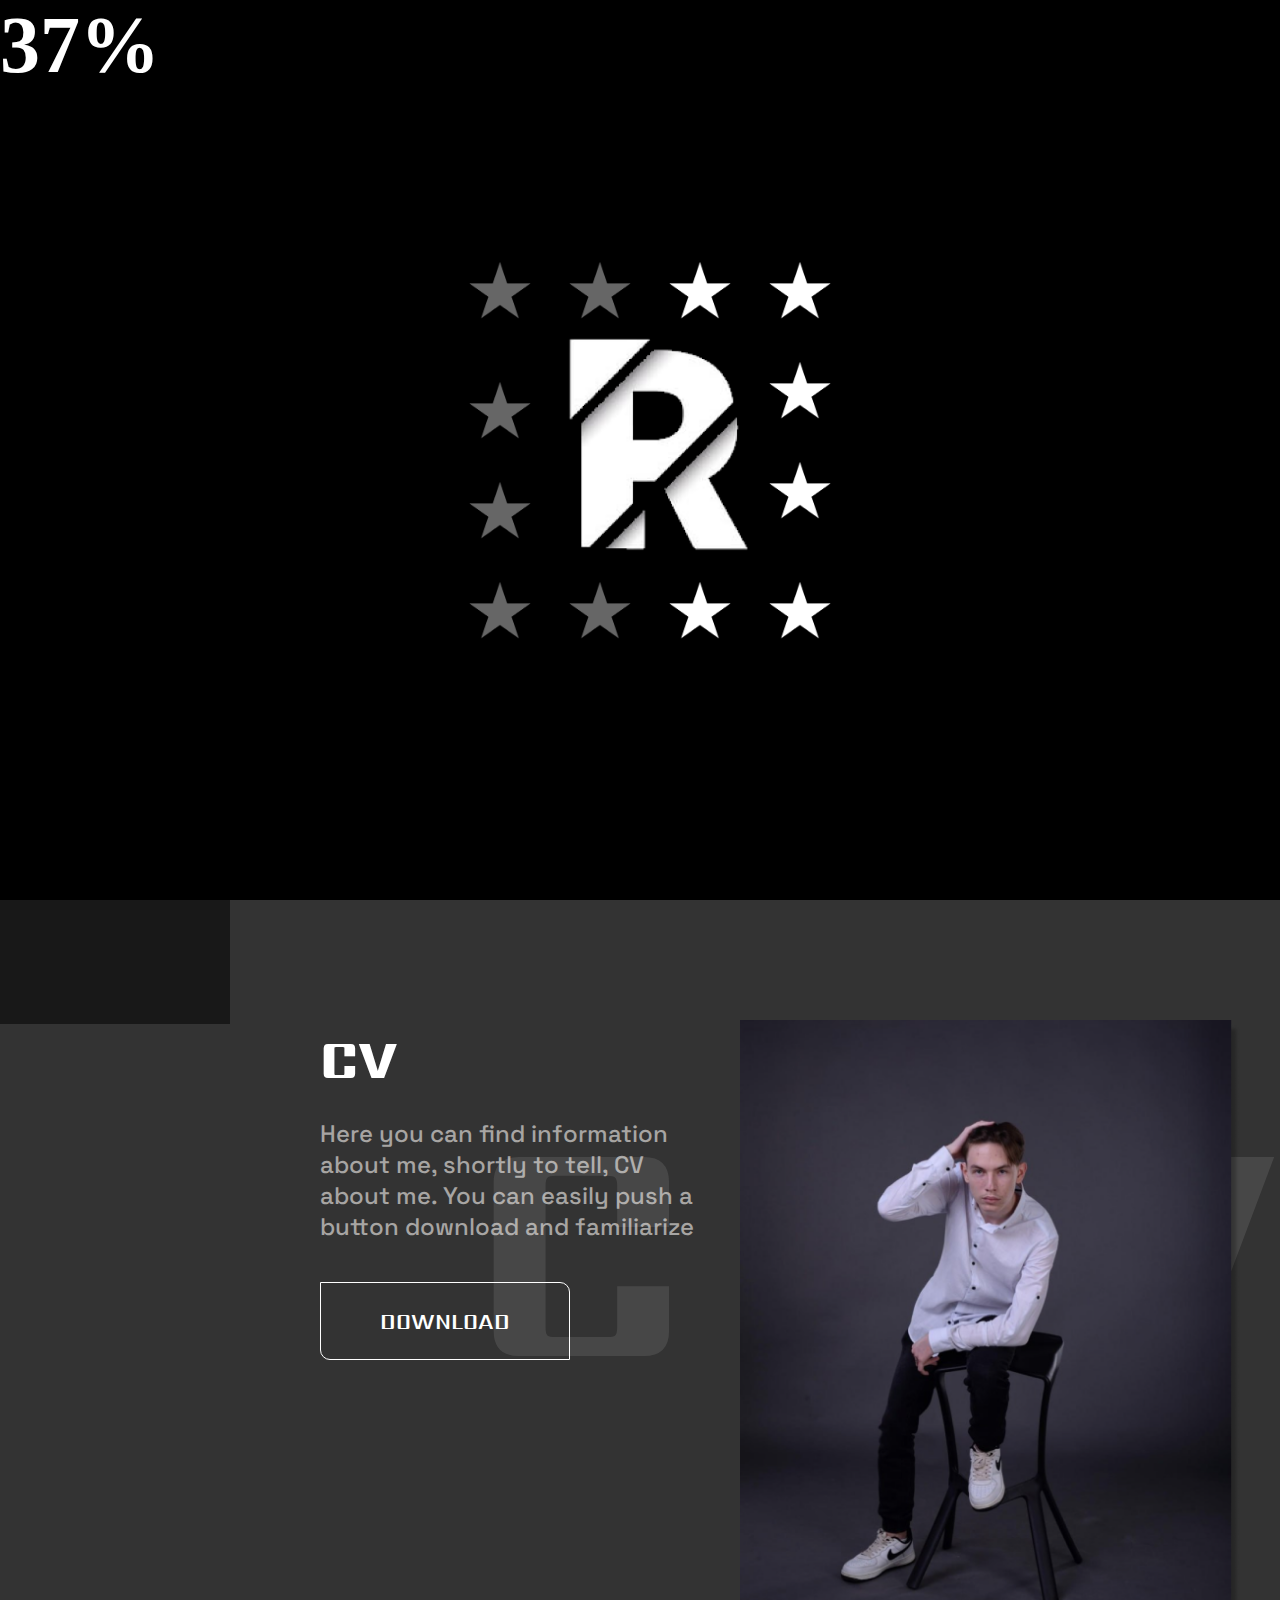
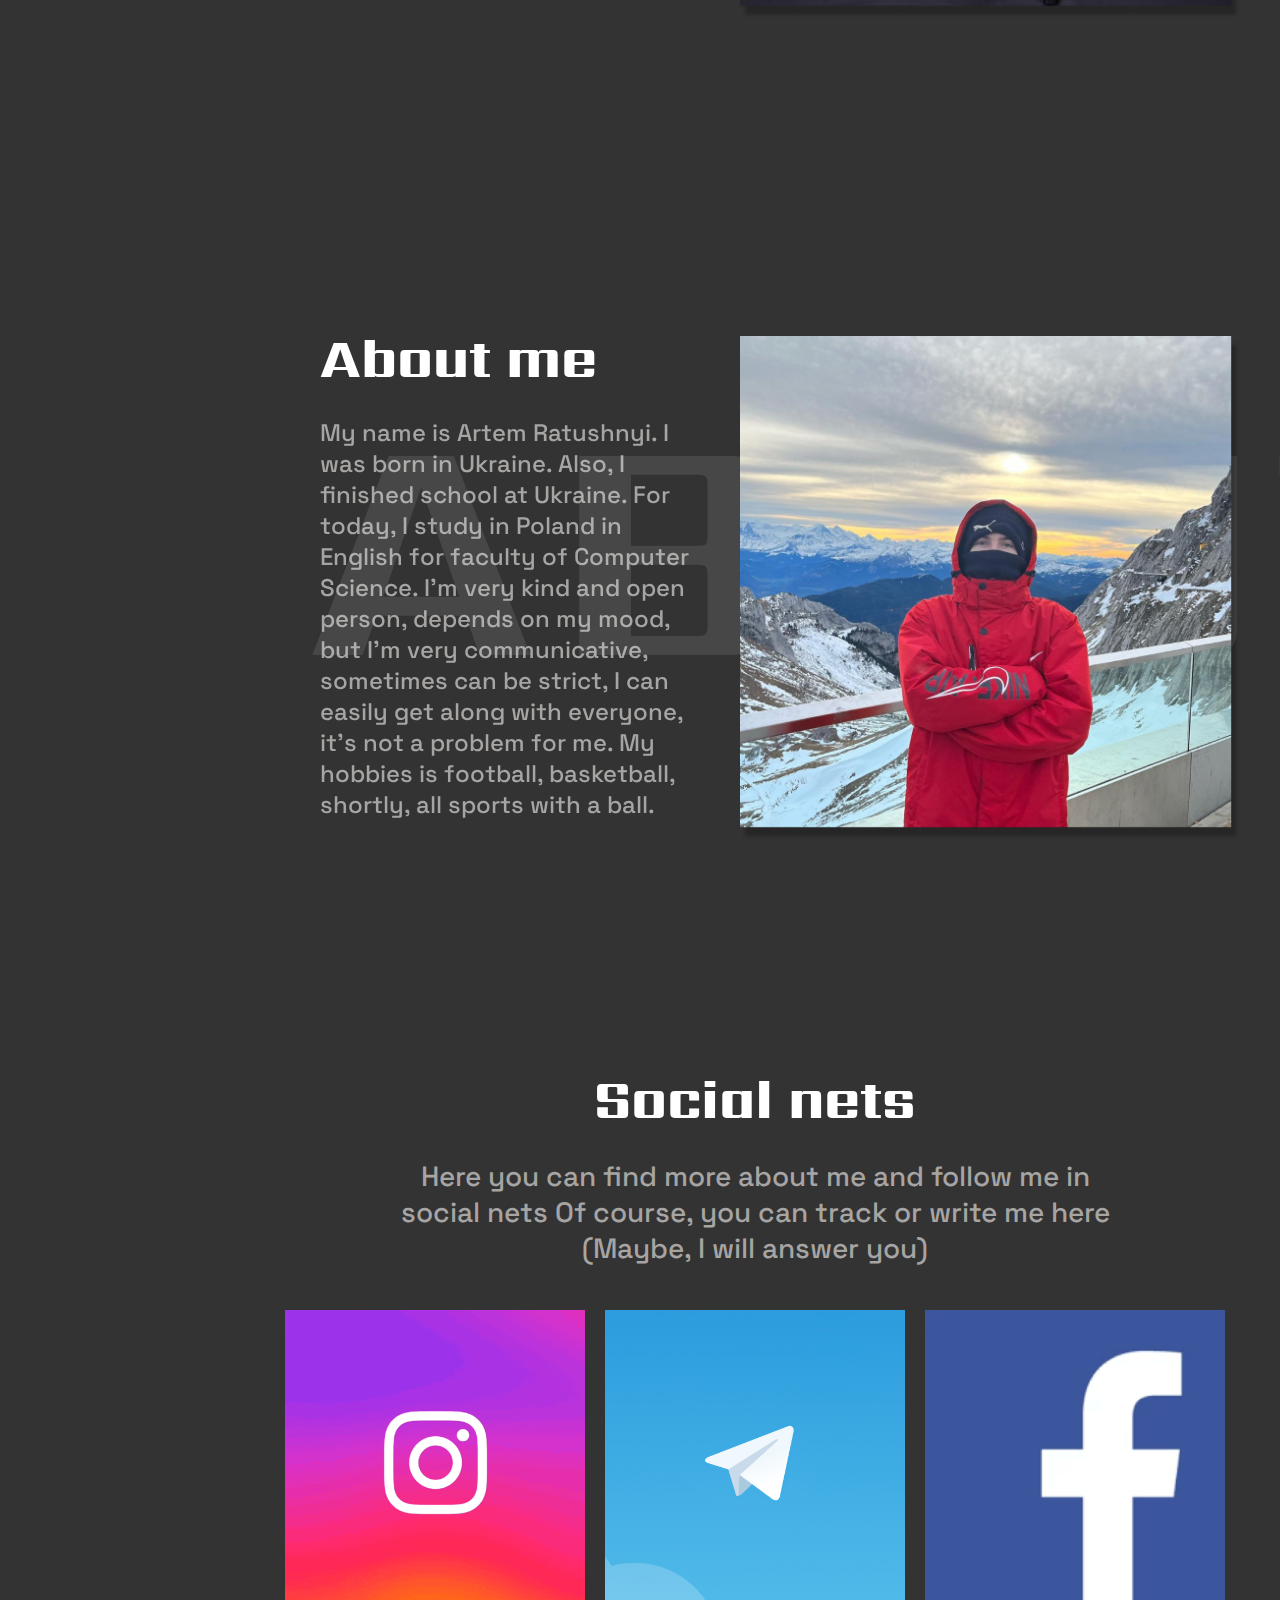
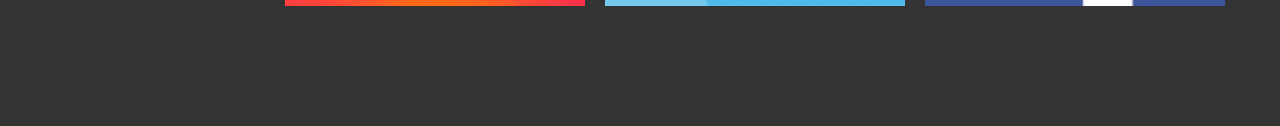
<file: about.html>
<!DOCTYPE html>
<html lang="en">
<head>
    <meta charset="UTF-8">
    <meta name="viewport" content="width=device-width, initial-scale=1.0">
    <link rel="stylesheet" href="./about.css">
    <link rel="stylesheet" href="./fontawesome-free-6.2.0-web/css/all.min.css">
    <link rel="stylesheet" href="./style-switcher/dark.css" class="darkstyle" disabled>
    <link rel="stylesheet" href="./style-switcher/color-1.css" class="alternative-style1" title="color-1" disabled>
    <link rel="stylesheet" href="./style-switcher/color-2.css" class="alternative-style2" title="color-2" disabled>
    <link rel="stylesheet" href="./style-switcher/color-3.css" class="alternative-style3" title="color-3" disabled>
    <link rel="stylesheet" href="./style-switcher/color-4.css" class="alternative-style4" title="color-4" disabled>
    <link rel="stylesheet" href="./style-switcher/color-5.css" class="alternative-style5" title="color-5" disabled>
    <link rel="stylesheet" href="./style-switcher/color-6.css" class="alternative-style6" title="color-6" disabled>

    <title>About</title>
</head>
<body class="themest dark">
    <div class="preloader">
        <h1 id = "percentage"></h1>
        <div id = "stars"class="stars">
            <img class="starone" src="./img/pngtree-star-vector-icon-png-image_696411 1.png" alt="">
            <img class="startwo" src="./img/pngtree-star-vector-icon-png-image_696411 1.png" alt="">
            <img class="starthree" src="./img/pngtree-star-vector-icon-png-image_696411 1.png" alt="">
            <img class="starfour" src="./img/pngtree-star-vector-icon-png-image_696411 1.png" alt="">
            <img class="starfive" src="./img/pngtree-star-vector-icon-png-image_696411 1.png" alt="">
            <img class="starsix" src="./img/pngtree-star-vector-icon-png-image_696411 1.png" alt="">
            <img class="starseven" src="./img/pngtree-star-vector-icon-png-image_696411 1.png" alt="">
            <img class="stareight" src="./img/pngtree-star-vector-icon-png-image_696411 1.png" alt="">
            <img class="starnine" src="./img/pngtree-star-vector-icon-png-image_696411 1.png" alt="">
            <img class="starten" src="./img/pngtree-star-vector-icon-png-image_696411 1.png" alt="">
            <img class="stareleven" src="./img/pngtree-star-vector-icon-png-image_696411 1.png" alt="">
            <img class="startwelve" src="./img/pngtree-star-vector-icon-png-image_696411 1.png" alt="">
        </div>
        <div class="logo">
            <img src="./img/preloader-logo.png" alt="">
        </div>
    </div>
    <div class="page">
        <header>
            <div class="header_menu">
                <div class="header-logo">
                    <a href="./index.html">
                        <img class="r_orange" src="./img/photo_2022-11-04_00-36-23 2.png" alt="">
                        <img class="classic" src="./img/photo_2022-11-04_00-36-23 1.png" alt="">
                        <img class="dark_classic" src="./img/black 1.png" alt="">
                        <img class="r_blue" src="./img/r_blue.png" alt="">
                        <img class="r_violet" src="./img/photo_2022-11-04_00-36-23 2 1.png" alt="">
                        <img class="r_yellow" src="./img/yellow_logo 1.png" alt="">
                        <img class="r_cyan" src="./img/cyan_logo 1.png" alt="">
                        <img class="r_red" src="./img/red_logo 1.png" alt="">
                    </a>
                    <h1 id="colority-change">Ratushnyi</h1>
                </div>
                <div class="header-dop-menu">
                    <div class="header-links">
                        <div class="home">
                            <a id="colority-change" href="./index.html"><i class="fa-solid fa-house"></i></a>
                            <a id="colority-change" href="./index.html">Home</a>
                        </div>
                        <div class="about active">
                            <a id="colority-change" href="./about.html"><i class="fa-regular fa-user"></i></a>
                            <a id="colority-change" href="./about.html">About</a>
                        </div>
                        <div class="skills">
                            <a id="colority-change" href="./skills.html"><i class="fa-solid fa-chart-column"></i></a>
                            <a id="colority-change" href="./skills.html">Skills</a>
                        </div>
                        <div class="works">
                            <a id="colority-change" href="./works.html"><i class="fa-solid fa-briefcase"></i></a>
                            <a id="colority-change" href="./works.html">Works</a>
                        </div>
                        <div class="blog">
                            <a id="colority-change" href="./blogs.html"><i class="fa-brands fa-rocketchat"></i></a>
                            <a id="colority-change" href="./blogs.html">Blog</a>
                        </div>
                    </div>
                    <div class="header-social">
                        <a id="colority-change" href=""><i class="fa-brands fa-github"></i></a>
                        <a id="colority-change" href=""><i class="fa-brands fa-instagram"></i></a>
                        <a id="colority-change" href=""><i class="fa-brands fa-telegram"></i></a>
                    </div>
                </div>  
            </div>
            <div class="header_info">
                <div class="header-text">
                    <div class="main-text"> 
                        <h1 id="colority-change">
                            <span class="first-text _anim-items _anim-no-hide"><span class="bouncy">H</span><span class="bouncy">i</span><span class="bouncy">,</span></span>
                            <span class="second-text _anim-items _anim-no-hide"><span class="bouncy">I</span><span class="bouncy">'</span><span class="bouncy">m</span> <img class="r_dark" src="./img/photo_2022-11-04_00-36-23 3 2.png" alt=""><img src="./img/red 1 1.png" alt="" class="red_classifiction"><img src="./img/cyan 1 1.png" alt="" class="cyan_classifiction"><img src="./img/yellow 1 1.png" alt="" class="yellow_classifiction"><img src="./img/blue 1 1.png" alt="" class="blue_classifiction"><img src="./img/purple 1 1.png" alt="" class="violet_classifiction"><img class="orange_classifiction" src="./img/orange.png" alt=""><img class="classich" src="./img/photo_2022-11-04_00-36-23 3.png" alt=""><span class="bouncy">a</span><span class="bouncy">t</span><span class="bouncy">u</span><span class="bouncy">s</span><span class="bouncy">h</span><span class="bouncy">n</span><span class="bouncy">y</span><span class="bouncy">i</span></span>
                            <span class="third-text _anim-items _anim-no-hide"><span class="bouncy">w</span><span class="bouncy">e</span><span class="bouncy">b</span> <span class="bouncy">d</span><span class="bouncy">e</span><span class="bouncy">v</span><span class="bouncy">e</span><span class="bouncy">l</span><span class="bouncy">o</span><span class="bouncy">p</span><span class="bouncy">e</span><span class="bouncy">r</span></span>
                        </h1>
                        
                    </div>
                    <div class="dop-work">
                        <p class="secondText"><span class="typed-text"></span><span class="cursor">&nbsp;</span></p>
                    </div>
                    <div id="colority-change" class="btn-work">
                        <a href="">
                            <div class="buttn">
                                <span class="bg"></span>
                                <span class="text_but">
                                    CONTACT ME!
                                </span>
                            </div>
                        </a>
                    </div>
                </div>
                <div class="header-intro">
                    <img class="classic_logo" src="./img/Rrrrr.png" alt="">
                    <img src="./img/Rrrrr1 1.png" alt="" class="orange_logo">
                    <img src="./img/Rrrrr2 1.png" alt="" class="purple_logo">
                    <img src="./img/Rrrrr3 1.png" alt="" class="blue_logo">
                    <img src="./img/Rrrrr4 1.png" alt="" class="yellow_logo">
                    <img src="./img/Rrrrr5 1.png" alt="" class="cyan_logo">
                    <img src="./img/Rrrrr6 1.png" alt="" class="red_logo">
                    <img src="./img/Rrrrrdark 1.png" alt="" class="dark_logo">
                </div>
                <div class="setting">
                    <i id="setting" class="fa-solid fa-gear"></i>
                </div>
            </div>
            <div class="menu-splash">
                <div class="first-line-splash">
                    <p>Theme Template</p>
                    <i id="cross" class="fa-solid fa-xmark"></i>
                </div>
                <div class="second-button-splash">
                    <div class="light-template">
                        <i class="fa-regular fa-sun"></i>
                    </div>
                    <div class="dark-template on">
                        <i class="fa-regular fa-moon"></i>
                    </div>
                </div>
                <div class="third-colors-splash">
                    <div id="orange-splash" class="color-splash">
                        <img class="color-1" id="orange" src="./img/Rectangle 1.png" alt="">
                    </div>
                    <div id="blue-splash" class="color-splash">
                        <img class="color-2" id="blue" src="./img/Rectangle 2.png" alt="">
                    </div>
                    <div id="violet-splash" class="color-splash">
                        <img class="color-3" id="purple" src="./img/Rectangle 3.png" alt="">
                    </div>
                    <div id="yellow-splash" class="color-splash">
                        <img class="color-4" id="yellow" src="./img/Rectangle 4.png" alt="">
                    </div>
                    <div id="cyan-splash" class="color-splash">
                        <img class="color-5" id="cyan" src="./img/Rectangle 5.png" alt="">
                    </div>
                    <div id="red-splash" class="color-splash">
                        <img class="color-6" id="red" src="./img/Rectangle 6.png" alt="">
                    </div>
                </div>
            </div>
        </header>
        <div class="cv-into">
            <div class="back-text">
                <h1>CV</h1>
            </div>
            <div class="text-block">
                <h1 id="colority-change">CV</h1>
                <p>Here you can find information about me, shortly to tell, CV about me. You can easily push a button download and familiarize</p>
                    <div id="colority-change" class="btn-work">
                        <a href="./img/CV.png" download="">
                            <div class="buttn">
                                <span class="bg"></span>
                                <span class="text_but">
                                    DOWNLOAD
                                </span>
                            </div>
                        </a>
                    </div>
            </div>
            <div id="first-photo" class="photo-block">
                <div class="photo-front">
                    <img src="./img/photo_2023-10-09 11.07 1.png" alt="">
                </div>
                <div class="photo-back">
                    <p>Here you can find information about me, shortly to tell, CV about me. You can easily push a button download and familiarize</p>
                </div>
            </div>
            <div id="colority-change" class="btn-work1">
                <a href="">
                    <div class="buttn">
                        <span class="bg"></span>
                        <span class="text_but">
                            DOWNLOAD
                        </span>
                    </div>
                </a>
            </div>
        </div>
        <div class="info-about">
            <div class="info-pattern">
                <h1>ABOUT</h1>
            </div>
            <div class="text-block">
                <h1 id="colority-change">About me</h1>
                <p>My name is Artem Ratushnyi. I was born in Ukraine. Also, I finished
                    school at Ukraine. For today, I study in Poland in English for faculty
                    of Computer Science. I’m very kind and open person, depends on my
                    mood, but I’m very communicative, sometimes can be strict, I can easily
                    get along with everyone, it’s not a problem for me. My hobbies is 
                    football, basketball, shortly, all sports with a ball.</p>
            </div>
            <div id="second-photo" class="photo-block">
                <div class="photo-front">
                    <img src="./img/323048652_531012452316940_3793324255561861990_n 1.png" alt="">
                </div>
                <div class="photo-back">
                    <div class="back-content">
                        <p>My name is Artem Ratushnyi. I was born in Ukraine. Also, I finished
                            school at Ukraine. For today, I study in Poland in English for faculty
                            of Computer Science. I’m very kind and open person, depends on my
                            mood, but I’m very communicative, sometimes can be strict, I can easily
                            get along with everyone, it’s not a problem for me. My hobbies is 
                            football, basketball, shortly, all sports with a ball.</p>                            </div>
                </div>
            </div>
        </div>
        <div class="social-nets">
            <div class="social-text-block">
                <h1 id="colority-change">Social nets</h1>
                <p>Here you can find more about me and follow me in social nets
                Of course, you can track or write me here (Maybe, I will answer you)</p>
            </div>
            <div class="social-block-logo">
                <div class="social-logo first-logo">
                    <a target="_blank" href="https://www.instagram.com/artem_ratushnyi17/"></a>
                </div>
                <div class="social-logo second-logo">
                    <a target="_blank" href="https://t.me/artem_ratushnyi17"></a>
                </div>
                <div class="social-logo third-logo">
                    <a target="_blank" href="https://www.facebook.com/ratushnyi.artem"></a>
                </div>
            </div>
        </div>
    </div>
 
    
    <script src="https://cdnjs.cloudflare.com/ajax/libs/gsap/3.12.2/gsap.min.js"></script>
    <script src="https://cdnjs.cloudflare.com/ajax/libs/jquery/3.7.1/jquery.min.js"></script>
    <script src="https://code.jquery.com/jquery-3.6.0.js"></script>
    <script src="./about.js"></script>
</body>
</html>
</file>
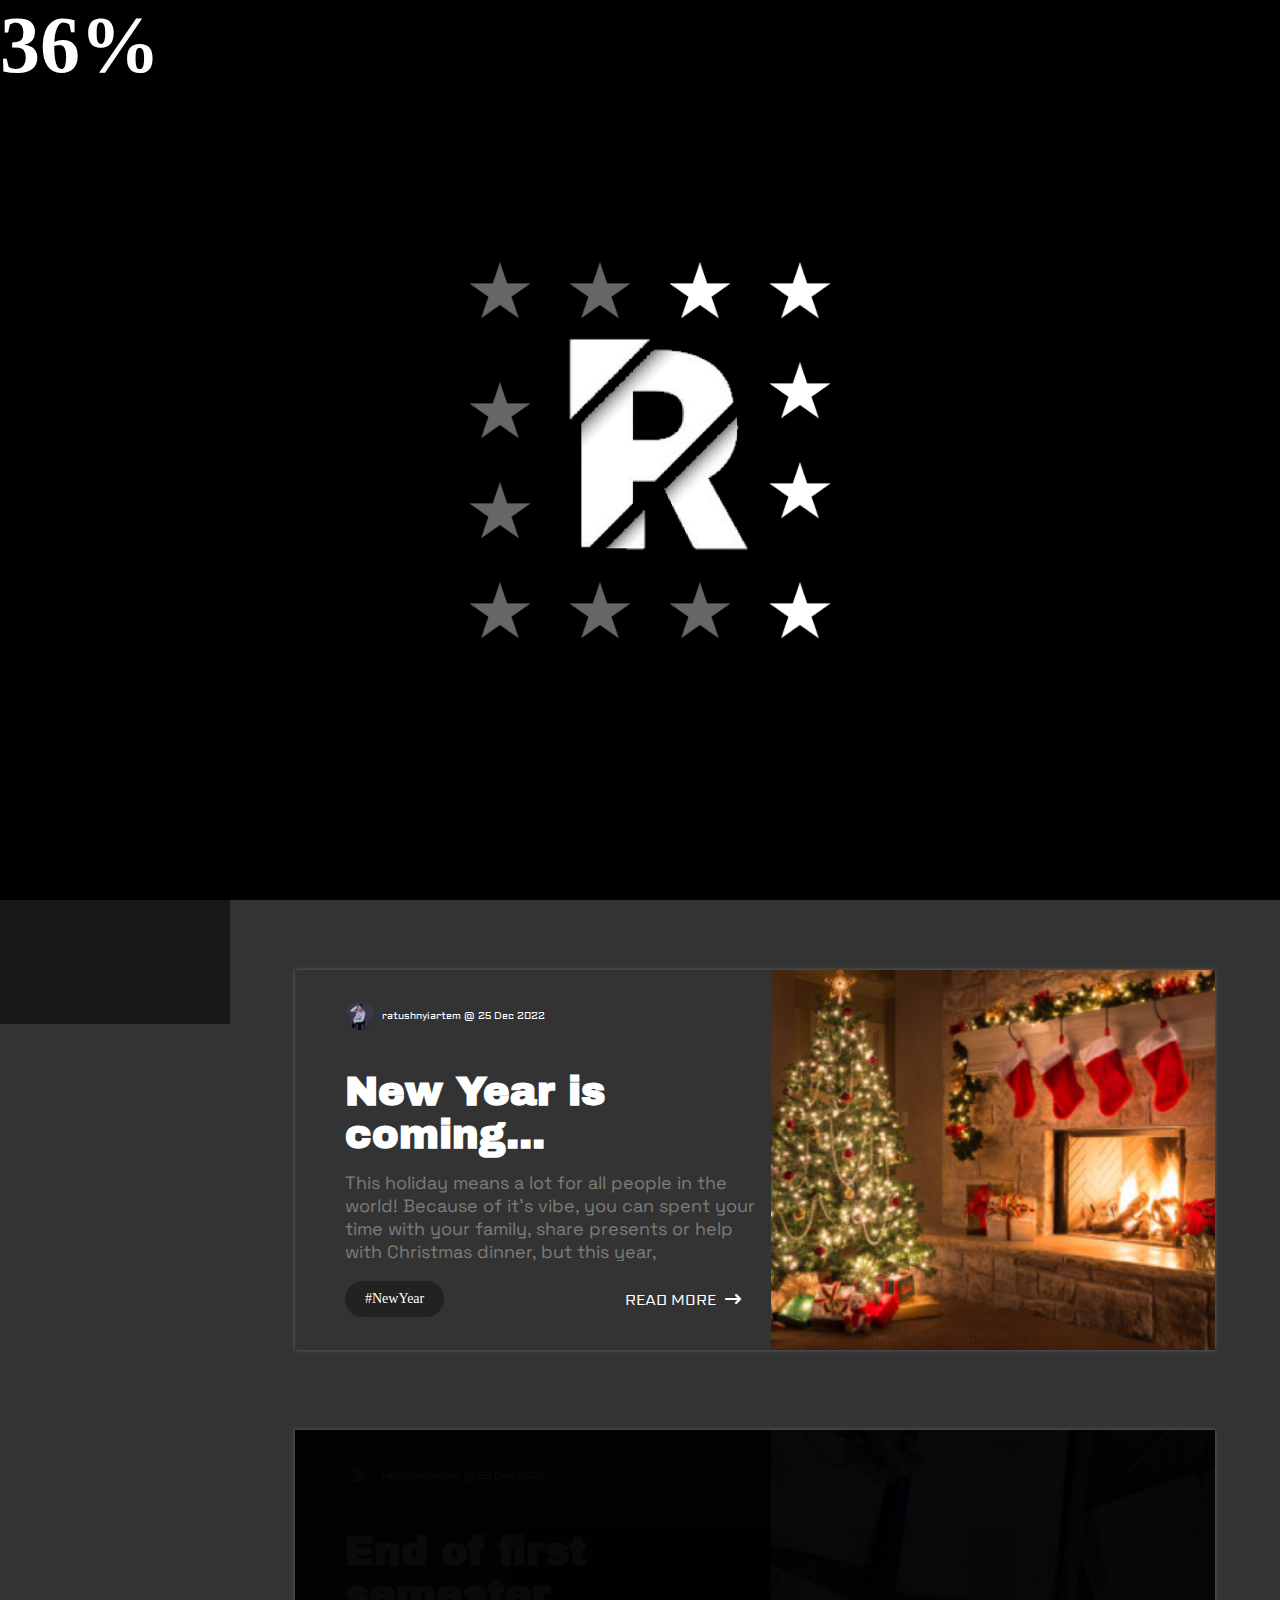
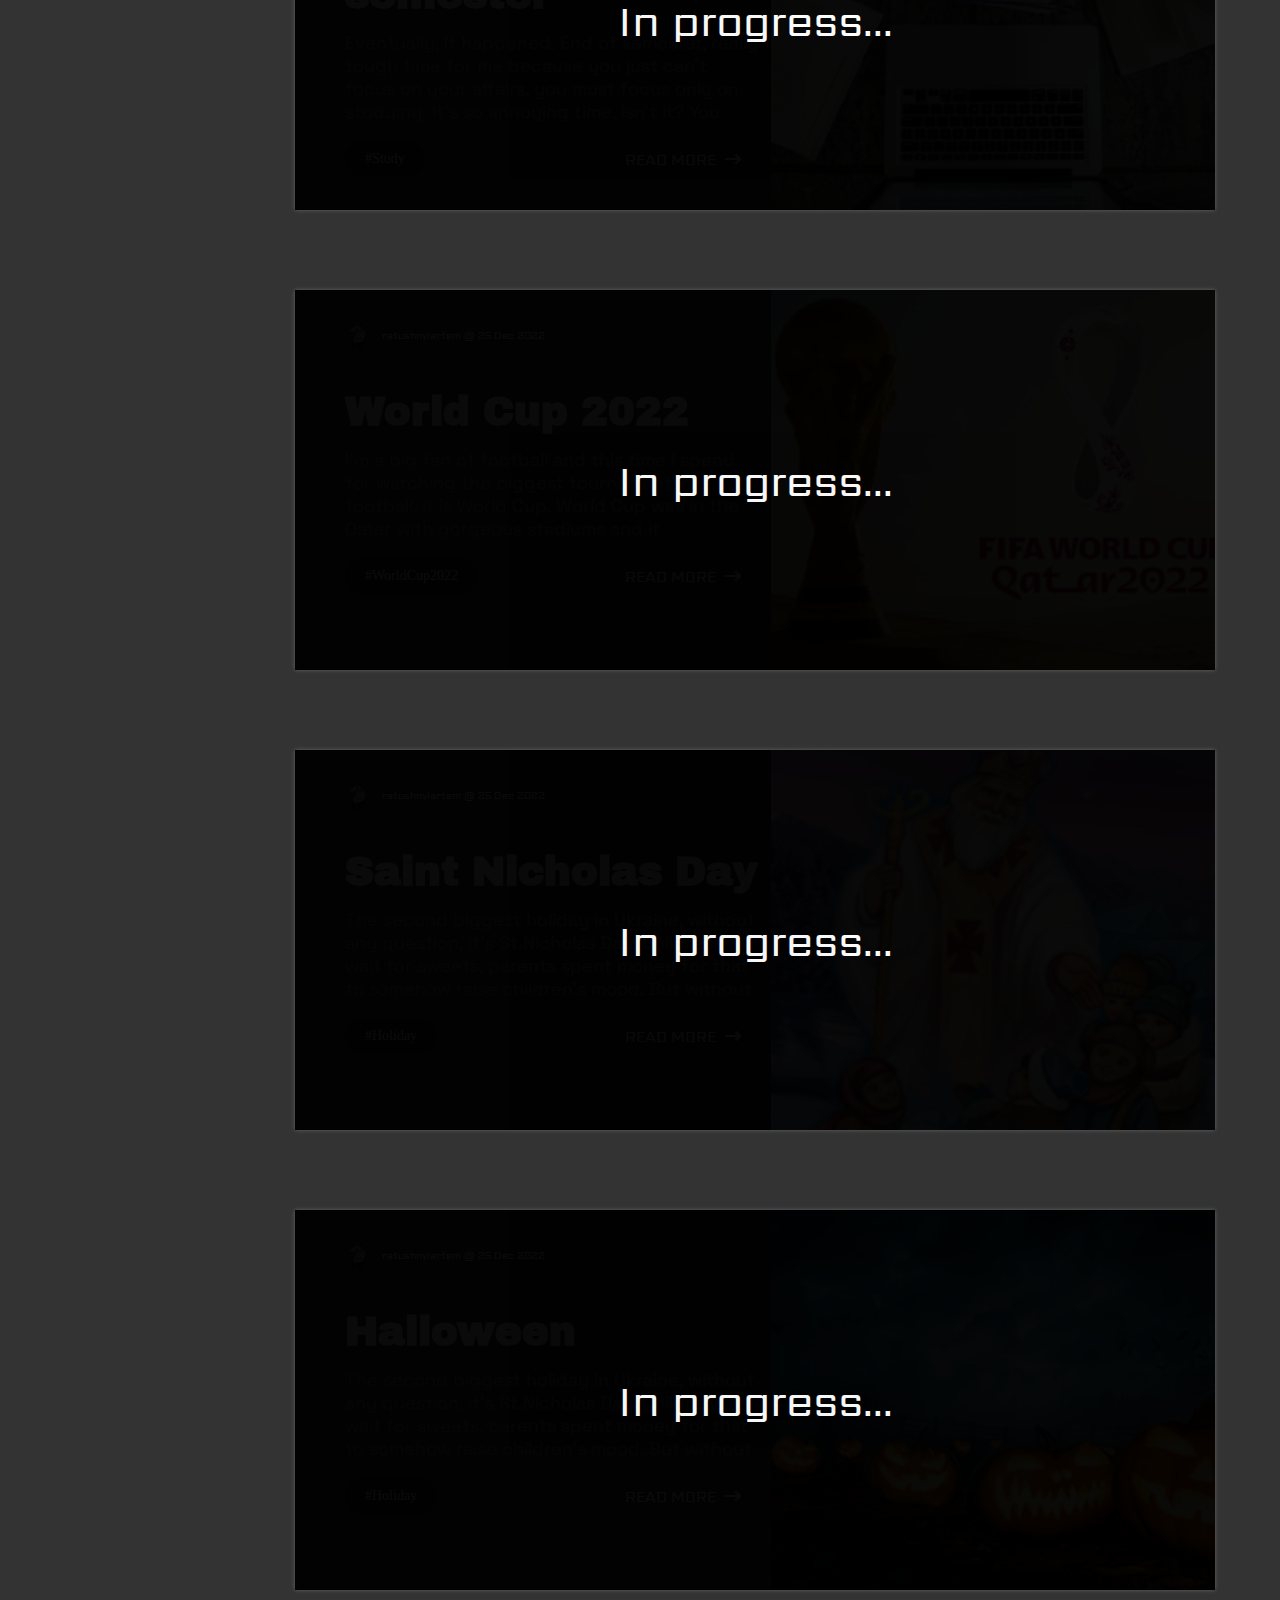
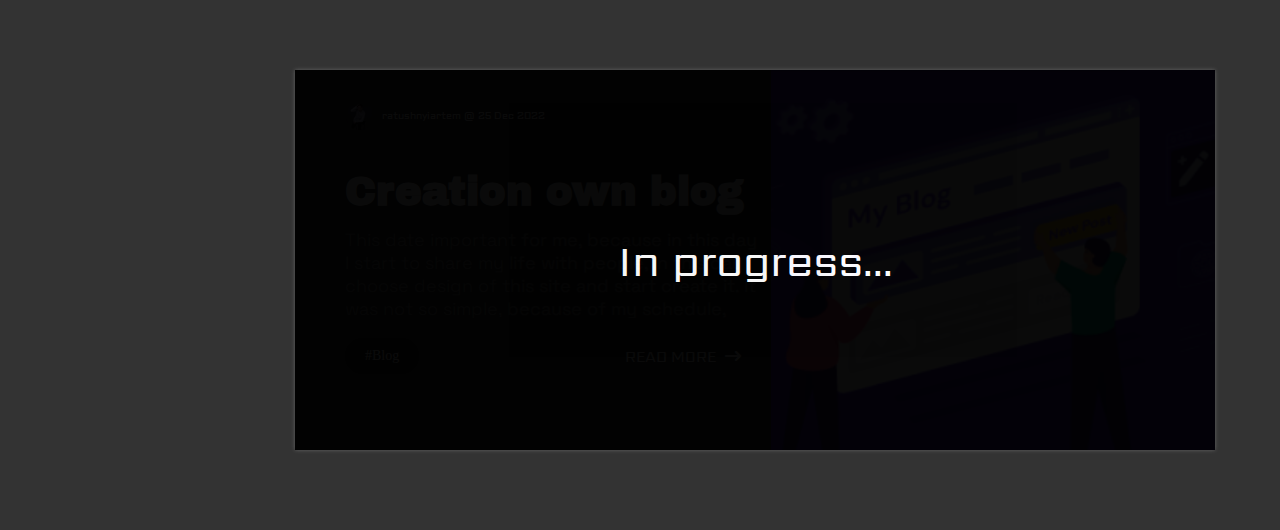
<file: blogs.html>
<!DOCTYPE html>
<html lang="en">
<head>
    <meta charset="UTF-8">
    <meta name="viewport" content="width=device-width, initial-scale=1.0">
    <link rel="stylesheet" href="./blogs.css">
    <link rel="stylesheet" href="./fontawesome-free-6.2.0-web/css/all.min.css">
    <link rel="stylesheet" href="./style-switcher/dark.css" class="darkstyle" disabled>
    <link rel="stylesheet" href="./style-switcher/color-1.css" class="alternative-style1" title="color-1" disabled>
    <link rel="stylesheet" href="./style-switcher/color-2.css" class="alternative-style2" title="color-2" disabled>
    <link rel="stylesheet" href="./style-switcher/color-3.css" class="alternative-style3" title="color-3" disabled>
    <link rel="stylesheet" href="./style-switcher/color-4.css" class="alternative-style4" title="color-4" disabled>
    <link rel="stylesheet" href="./style-switcher/color-5.css" class="alternative-style5" title="color-5" disabled>
    <link rel="stylesheet" href="./style-switcher/color-6.css" class="alternative-style6" title="color-6" disabled>

    <title>Document</title>
</head>
<body class="themest dark">
    <div class="preloader">
        <h1 id = "percentage"></h1>
        <div id = "stars"class="stars">
            <img class="starone" src="./img/pngtree-star-vector-icon-png-image_696411 1.png" alt="">
            <img class="startwo" src="./img/pngtree-star-vector-icon-png-image_696411 1.png" alt="">
            <img class="starthree" src="./img/pngtree-star-vector-icon-png-image_696411 1.png" alt="">
            <img class="starfour" src="./img/pngtree-star-vector-icon-png-image_696411 1.png" alt="">
            <img class="starfive" src="./img/pngtree-star-vector-icon-png-image_696411 1.png" alt="">
            <img class="starsix" src="./img/pngtree-star-vector-icon-png-image_696411 1.png" alt="">
            <img class="starseven" src="./img/pngtree-star-vector-icon-png-image_696411 1.png" alt="">
            <img class="stareight" src="./img/pngtree-star-vector-icon-png-image_696411 1.png" alt="">
            <img class="starnine" src="./img/pngtree-star-vector-icon-png-image_696411 1.png" alt="">
            <img class="starten" src="./img/pngtree-star-vector-icon-png-image_696411 1.png" alt="">
            <img class="stareleven" src="./img/pngtree-star-vector-icon-png-image_696411 1.png" alt="">
            <img class="startwelve" src="./img/pngtree-star-vector-icon-png-image_696411 1.png" alt="">
        </div>
        <div class="logo">
            <img src="./img/preloader-logo.png" alt="">
        </div>
    </div>
    <div class="page">
        <header>
            <div class="header_menu">
                <div class="header-logo">
                    <img class="r_orange" src="./img/photo_2022-11-04_00-36-23 2.png" alt="">
                    <img class="classic" src="./img/photo_2022-11-04_00-36-23 1.png" alt="">
                    <img class="dark_classic" src="./img/black 1.png" alt="">
                    <img class="r_blue" src="./img/r_blue.png" alt="">
                    <img class="r_violet" src="./img/photo_2022-11-04_00-36-23 2 1.png" alt="">
                    <img class="r_yellow" src="./img/yellow_logo 1.png" alt="">
                    <img class="r_cyan" src="./img/cyan_logo 1.png" alt="">
                    <img class="r_red" src="./img/red_logo 1.png" alt="">

                    <h1 id="colority-change">Ratushnyi</h1>
                </div>
                <div class="header-dop-menu">
                    <div class="header-links">
                        <div class="home">
                            <a id="colority-change" href="./index.html"><i class="fa-solid fa-house"></i></a>
                            <a id="colority-change" href="./index.html">Home</a>
                        </div>
                        <div class="about">
                            <a id="colority-change" href="./about.html"><i class="fa-regular fa-user"></i></a>
                            <a id="colority-change" href="./about.html">About</a>
                        </div>
                        <div class="skills">
                            <a id="colority-change" href="./skills.html"><i class="fa-solid fa-chart-column"></i></a>
                            <a id="colority-change" href="./skills.html">Skills</a>
                        </div>
                        <div class="works">
                            <a id="colority-change" href="./works.html"><i class="fa-solid fa-briefcase"></i></a>
                            <a id="colority-change" href="./works.html">Works</a>
                        </div>
                        <div class="blog active">
                            <a id="colority-change" href=""><i class="fa-brands fa-rocketchat"></i></a>
                            <a id="colority-change" href="">Blog</a>
                        </div>
                    </div>
                    <div class="header-social">
                        <a id="colority-change" href=""><i class="fa-brands fa-github"></i></a>
                        <a id="colority-change" href=""><i class="fa-brands fa-instagram"></i></a>
                        <a id="colority-change" href=""><i class="fa-brands fa-telegram"></i></a>
                    </div>
                </div>  
            </div>
            <div class="header_info">
                <div class="header-text">
                    <div class="main-text"> 
                        <h1 id="colority-change">
                            <span class="first-text _anim-items _anim-no-hide"><span class="bouncy">H</span><span class="bouncy">i</span><span class="bouncy">,</span></span>
                            <span class="second-text _anim-items _anim-no-hide"><span class="bouncy">I</span><span class="bouncy">'</span><span class="bouncy">m</span> <img class="r_dark" src="./img/photo_2022-11-04_00-36-23 3 2.png" alt=""><img src="./img/red 1 1.png" alt="" class="red_classifiction"><img src="./img/cyan 1 1.png" alt="" class="cyan_classifiction"><img src="./img/yellow 1 1.png" alt="" class="yellow_classifiction"><img src="./img/blue 1 1.png" alt="" class="blue_classifiction"><img src="./img/purple 1 1.png" alt="" class="violet_classifiction"><img class="orange_classifiction" src="./img/orange.png" alt=""><img class="classich" src="./img/photo_2022-11-04_00-36-23 3.png" alt=""><span class="bouncy">a</span><span class="bouncy">t</span><span class="bouncy">u</span><span class="bouncy">s</span><span class="bouncy">h</span><span class="bouncy">n</span><span class="bouncy">y</span><span class="bouncy">i</span></span>
                            <span class="third-text _anim-items _anim-no-hide"><span class="bouncy">w</span><span class="bouncy">e</span><span class="bouncy">b</span> <span class="bouncy">d</span><span class="bouncy">e</span><span class="bouncy">v</span><span class="bouncy">e</span><span class="bouncy">l</span><span class="bouncy">o</span><span class="bouncy">p</span><span class="bouncy">e</span><span class="bouncy">r</span></span>
                        </h1>
                        
                    </div>
                    <div class="dop-work">
                        <p class="secondText"><span class="typed-text"></span><span class="cursor">&nbsp;</span></p>
                    </div>

                    <div id="colority-change" class="btn-work">
                        <a href="">
                            <div class="buttn">
                                <span class="bg"></span>
                                <span class="text_but">
                                    CONTACT ME!
                                </span>
                            </div>
                        </a>
                    </div>
                </div>
                <div class="header-intro">
                    <img class="classic_logo" src="./img/Rrrrr.png" alt="">
                    <img src="./img/Rrrrr1 1.png" alt="" class="orange_logo">
                    <img src="./img/Rrrrr2 1.png" alt="" class="purple_logo">
                    <img src="./img/Rrrrr3 1.png" alt="" class="blue_logo">
                    <img src="./img/Rrrrr4 1.png" alt="" class="yellow_logo">
                    <img src="./img/Rrrrr5 1.png" alt="" class="cyan_logo">
                    <img src="./img/Rrrrr6 1.png" alt="" class="red_logo">
                    <img src="./img/Rrrrrdark 1.png" alt="" class="dark_logo">
                </div>
                <div class="setting">
                    <i id="setting" class="fa-solid fa-gear"></i>
                </div>
            </div>
            <div class="menu-splash">
                <div class="first-line-splash">
                    <p>Theme Template</p>
                    <i id="cross" class="fa-solid fa-xmark"></i>
                </div>
                <div class="second-button-splash">
                    <div class="light-template">
                        <i class="fa-regular fa-sun"></i>
                    </div>
                    <div class="dark-template on">
                        <i class="fa-regular fa-moon"></i>
                    </div>
                </div>
                <div class="third-colors-splash">
                    <div id="orange-splash" class="color-splash">
                        <img class="color-1" id="orange" src="./img/Rectangle 1.png" alt="">
                    </div>
                    <div id="blue-splash" class="color-splash">
                        <img class="color-2" id="blue" src="./img/Rectangle 2.png" alt="">
                    </div>
                    <div id="violet-splash" class="color-splash">
                        <img class="color-3" id="purple" src="./img/Rectangle 3.png" alt="">
                    </div>
                    <div id="yellow-splash" class="color-splash">
                        <img class="color-4" id="yellow" src="./img/Rectangle 4.png" alt="">
                    </div>
                    <div id="cyan-splash" class="color-splash">
                        <img class="color-5" id="cyan" src="./img/Rectangle 5.png" alt="">
                    </div>
                    <div id="red-splash" class="color-splash">
                        <img class="color-6" id="red" src="./img/Rectangle 6.png" alt="">
                    </div>
                </div>
            </div>
        </header>
        <div class="blogs-block">
            <div class="blog-card">
                <div class="text-card">
                    <div class="author-block">
                        <img src="./img/Mask group.png" alt="">
                        <p>ratushnyiartem  @  25 Dec 2022</p>
                    </div>
                    <div class="blog-text">
                        <h1>New Year is coming...</h1>
                        <p>This holiday means a lot for all people in the world! Because of it’s vibe, you can spent your time with
                            your family, share presents or help with Christmas dinner, but this year, unfortunately, I don’t feel this
                            vibe and don’t have any mood to deal with something...</p>
                    </div>
                    <div class="linkmore">
                        <div class="tags">
                            <p>#NewYear</p>
                        </div>
                        <a href="./firstBlog.html">READ MORE
                            <i class="fa-solid fa-arrow-right-long"></i>
                        </a>
                    </div>
                </div>
                <div class="image-card">
                    <img src="./img/image 2.png" alt="">
                </div>
            </div>
            <div class="blog-card">
                <div class="text-card">
                    <div class="author-block">
                        <img src="./img/Mask group.png" alt="">
                        <p>ratushnyiartem  @  25 Dec 2022</p>
                    </div>
                    <div class="blog-text">
                        <h1>End of first semester</h1>
                        <p>Eventually, It happened. End of semester, really tough time for me because you just can’t focus on your affairs, you must
                            focus only on studying. It’s so annoying time, isn’t it? You want sometime to expand time or just stop it for a moment...</p>
                    </div>
                    <div class="linkmore">
                        <div class="tags">
                            <p>#Study</p>
                        </div>
                        <a href="">READ MORE
                            <i class="fa-solid fa-arrow-right-long"></i>
                        </a>
                    </div>
                </div>
                <div class="image-card">
                    <img src="./img/image 5.png" alt="">
                </div>
            </div>
            <div class="blog-card">
                <div class="text-card">
                    <div class="author-block">
                        <img src="./img/Mask group.png" alt="">
                        <p>ratushnyiartem  @  25 Dec 2022</p>
                    </div>
                    <div class="blog-text">
                        <h1>World Cup 2022</h1>
                        <p>I’m a big fan of football and this time I spend for watching the biggest tournament in football, it is World Cup. World Cup
                            was in the Qatar with gorgeous stadiums and it remembered for expensive prices. But probably it was the most interesting 
                           World Cup?</p>
                    </div>
                    <div class="linkmore">
                        <div class="tags">
                            <p>#WorldCup2022</p>
                        </div>
                        <a href="">READ MORE
                            <i class="fa-solid fa-arrow-right-long"></i>
                        </a>
                    </div>
                </div>
                <div class="image-card">
                    <img src="./img/image 4.png" alt="">
                </div>
            </div>
            <div class="blog-card">
                <div class="text-card">
                    <div class="author-block">
                        <img src="./img/Mask group.png" alt="">
                        <p>ratushnyiartem  @  25 Dec 2022</p>
                    </div>
                    <div class="blog-text">
                        <h1>Saint Nicholas Day</h1>
                        <p>The second biggest holiday in Ukraine, without any question, it’s St.Nicholas Day. Childrens wait for sweets, parents spent 
                            money for that to somehow raise children’s mood. But without any doubt, the most biggest presents for us is our family...</p>
                    </div>
                    <div class="linkmore">
                        <div class="tags">
                            <p>#Holiday</p>
                        </div>
                        <a href="">READ MORE
                            <i class="fa-solid fa-arrow-right-long"></i>
                        </a>
                    </div>
                </div>
                <div class="image-card">
                    <img src="./img/image 6.png" alt="">
                </div>
            </div>
            <div class="blog-card">
                <div class="text-card">
                    <div class="author-block">
                        <img src="./img/Mask group.png" alt="">
                        <p>ratushnyiartem  @  25 Dec 2022</p>
                    </div>
                    <div class="blog-text">
                        <h1>Halloween</h1>
                        <p>The second biggest holiday in Ukraine, without any question, it’s St.Nicholas Day. Childrens wait for sweets, parents spent 
                            money for that to somehow raise children’s mood. But without any doubt, the most biggest presents for us is our family...</p>
                    </div>
                    <div class="linkmore">
                        <div class="tags">
                            <p>#Holiday</p>
                        </div>
                        <a href="">READ MORE
                            <i class="fa-solid fa-arrow-right-long"></i>
                        </a>
                    </div>
                </div>
                <div class="image-card">
                    <img src="./img/image 7.png" alt="">
                </div>
            </div>
            <div class="blog-card">
                <div class="text-card">
                    <div class="author-block">
                        <img src="./img/Mask group.png" alt="">
                        <p>ratushnyiartem  @  25 Dec 2022</p>
                    </div>
                    <div class="blog-text">
                        <h1>Creation own blog</h1>
                        <p>This date important for me, because in this day I start to share my life with people, in this day I choose design of this site and start create it. It was not so simple, because of my schedule, studying and so many thing, preparations for exam...</p>
                    </div>
                    <div class="linkmore">
                        <div class="tags">
                            <p>#Blog</p>
                        </div>
                        <a href="">READ MORE
                            <i class="fa-solid fa-arrow-right-long"></i>
                        </a>
                    </div>
                </div>
                <div class="image-card">
                    <img src="./img/image 8.png" alt="">
                </div>
            </div>
        </div>
    </div>


    <script src="https://cdnjs.cloudflare.com/ajax/libs/gsap/3.12.2/gsap.min.js"></script>
    <script src="https://cdnjs.cloudflare.com/ajax/libs/jquery/3.7.1/jquery.min.js"></script>
    <script src="https://code.jquery.com/jquery-3.6.0.js"></script>
    <script src="./blogs.js"></script>
</body>
</html>
</file>
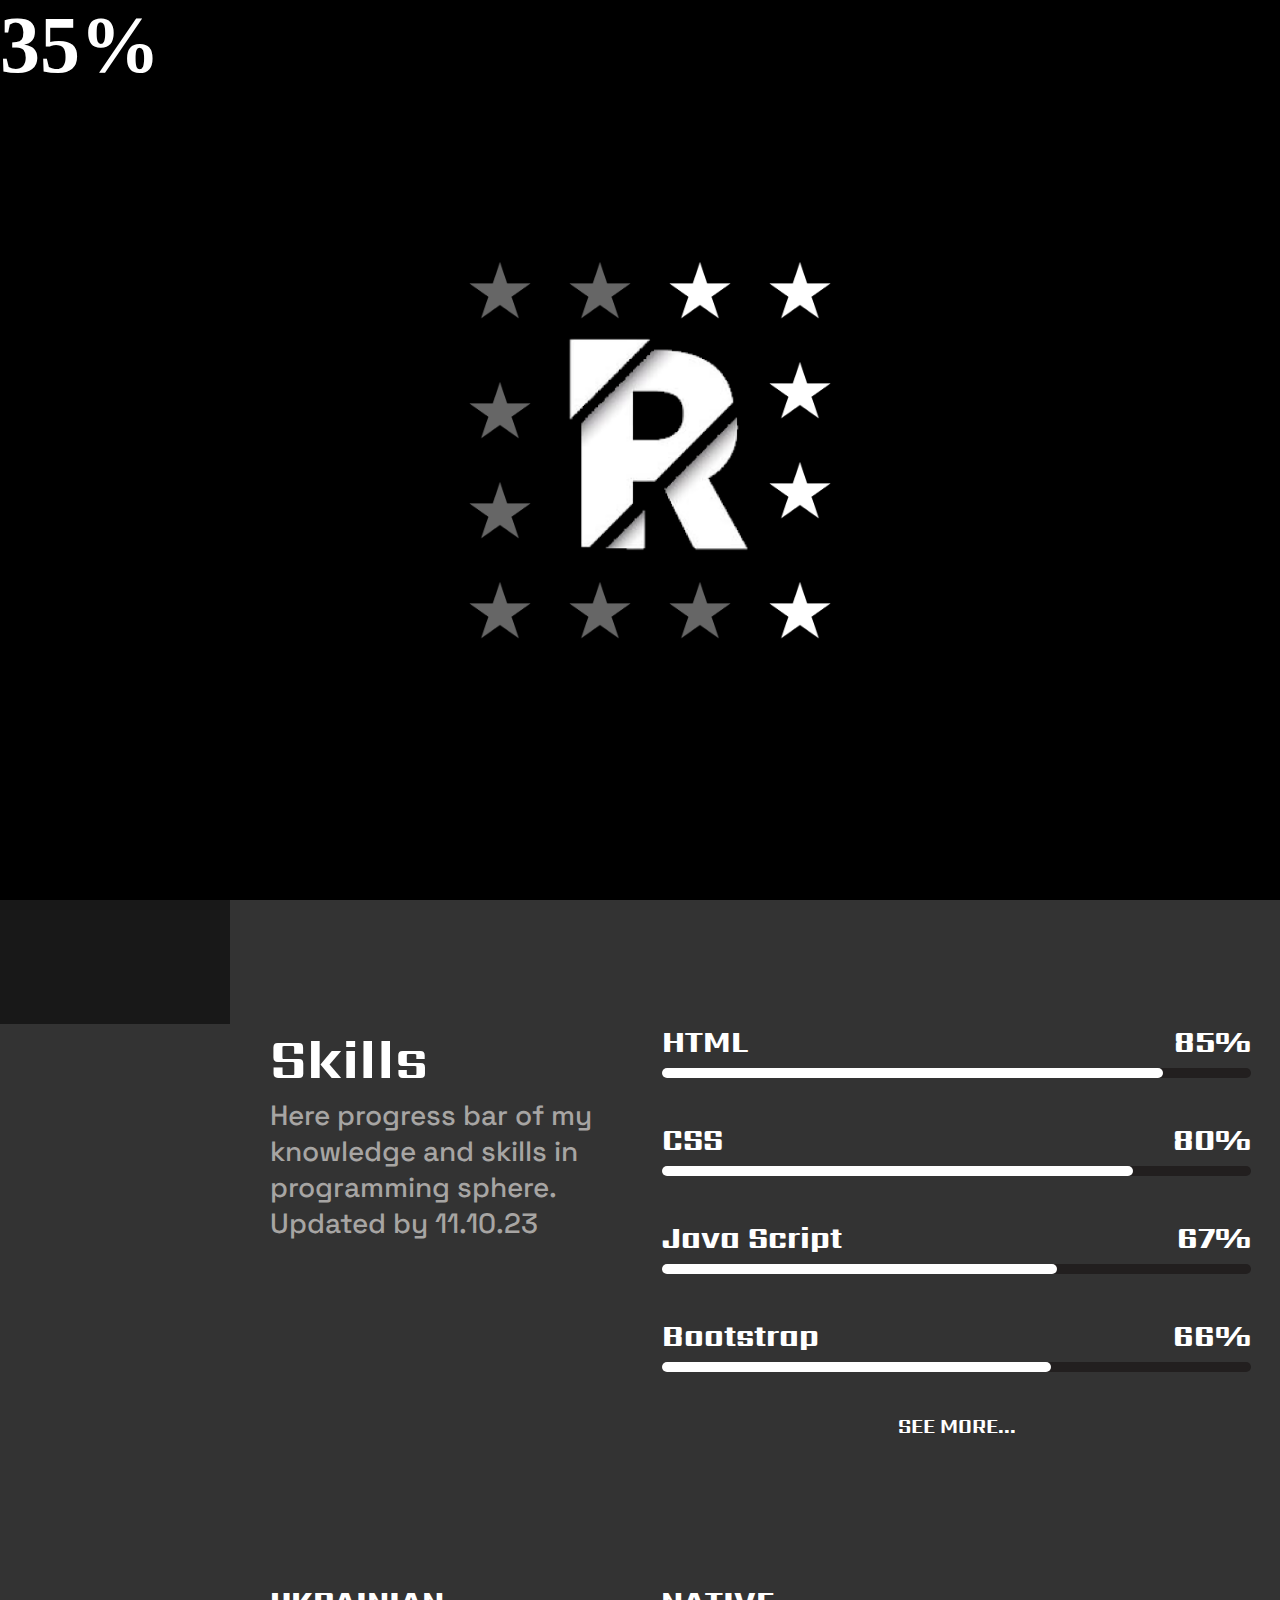
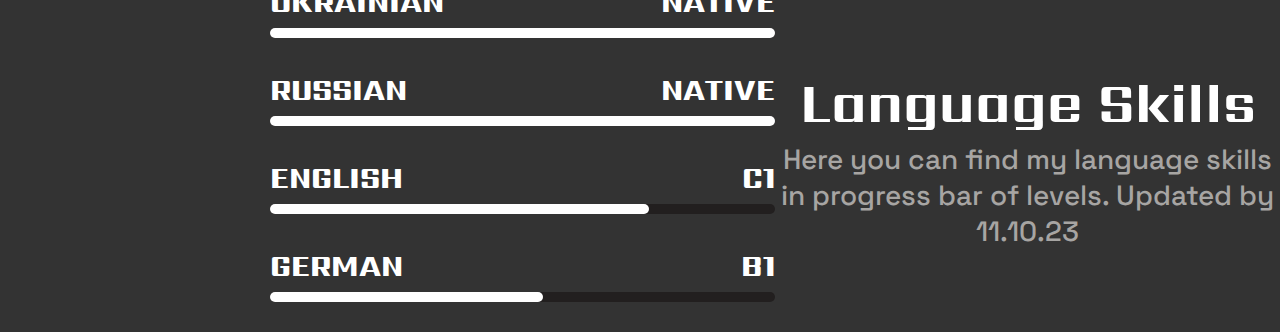
<file: skills.html>
<!DOCTYPE html>
<html lang="en">
<head>
    <meta charset="UTF-8">
    <meta name="viewport" content="width=device-width, initial-scale=1.0">
    <link rel="stylesheet" href="./skills.css">
    <link rel="stylesheet" href="./fontawesome-free-6.2.0-web/css/all.min.css">
    <link rel="stylesheet" href="./style-switcher/dark.css" class="darkstyle" disabled>
    <link rel="stylesheet" href="./style-switcher/color-1.css" class="alternative-style1" title="color-1" disabled>
    <link rel="stylesheet" href="./style-switcher/color-2.css" class="alternative-style2" title="color-2" disabled>
    <link rel="stylesheet" href="./style-switcher/color-3.css" class="alternative-style3" title="color-3" disabled>
    <link rel="stylesheet" href="./style-switcher/color-4.css" class="alternative-style4" title="color-4" disabled>
    <link rel="stylesheet" href="./style-switcher/color-5.css" class="alternative-style5" title="color-5" disabled>
    <link rel="stylesheet" href="./style-switcher/color-6.css" class="alternative-style6" title="color-6" disabled>

    <title>Skills</title>
</head>
<body class="themest dark">
    <div class="preloader">
        <h1 id = "percentage"></h1>
        <div id = "stars"class="stars">
            <img class="starone" src="./img/pngtree-star-vector-icon-png-image_696411 1.png" alt="">
            <img class="startwo" src="./img/pngtree-star-vector-icon-png-image_696411 1.png" alt="">
            <img class="starthree" src="./img/pngtree-star-vector-icon-png-image_696411 1.png" alt="">
            <img class="starfour" src="./img/pngtree-star-vector-icon-png-image_696411 1.png" alt="">
            <img class="starfive" src="./img/pngtree-star-vector-icon-png-image_696411 1.png" alt="">
            <img class="starsix" src="./img/pngtree-star-vector-icon-png-image_696411 1.png" alt="">
            <img class="starseven" src="./img/pngtree-star-vector-icon-png-image_696411 1.png" alt="">
            <img class="stareight" src="./img/pngtree-star-vector-icon-png-image_696411 1.png" alt="">
            <img class="starnine" src="./img/pngtree-star-vector-icon-png-image_696411 1.png" alt="">
            <img class="starten" src="./img/pngtree-star-vector-icon-png-image_696411 1.png" alt="">
            <img class="stareleven" src="./img/pngtree-star-vector-icon-png-image_696411 1.png" alt="">
            <img class="startwelve" src="./img/pngtree-star-vector-icon-png-image_696411 1.png" alt="">
        </div>
        <div class="logo">
            <img src="./img/preloader-logo.png" alt="">
        </div>
    </div>
    <div class="page">
        <header>
            <div class="header_menu">
                <div class="header-logo">
                    <a href="./index.html">
                        <img class="r_orange" src="./img/photo_2022-11-04_00-36-23 2.png" alt="">
                        <img class="classic" src="./img/photo_2022-11-04_00-36-23 1.png" alt="">
                        <img class="dark_classic" src="./img/black 1.png" alt="">
                        <img class="r_blue" src="./img/r_blue.png" alt="">
                        <img class="r_violet" src="./img/photo_2022-11-04_00-36-23 2 1.png" alt="">
                        <img class="r_yellow" src="./img/yellow_logo 1.png" alt="">
                        <img class="r_cyan" src="./img/cyan_logo 1.png" alt="">
                        <img class="r_red" src="./img/red_logo 1.png" alt="">
                    </a>
                    <h1 id="colority-change">Ratushnyi</h1>
                </div>
                <div class="header-dop-menu">
                    <div class="header-links">
                        <div class="home">
                            <a id="colority-change" href="./index.html"><i class="fa-solid fa-house"></i></a>
                            <a id="colority-change" href="./index.html">Home</a>
                        </div>
                        <div class="about">
                            <a id="colority-change" href="./about.html"><i class="fa-regular fa-user"></i></a>
                            <a id="colority-change" href="./about.html">About</a>
                        </div>
                        <div class="skills active">
                            <a id="colority-change" href=""><i class="fa-solid fa-chart-column"></i></a>
                            <a id="colority-change" href="">Skills</a>
                        </div>
                        <div class="works">
                            <a id="colority-change" href="./works.html"><i class="fa-solid fa-briefcase"></i></a>
                            <a id="colority-change" href="./works.html">Works</a>
                        </div>
                        <div class="blog">
                            <a id="colority-change" href="./blogs.html"><i class="fa-brands fa-rocketchat"></i></a>
                            <a id="colority-change" href="./blogs.html">Blog</a>
                        </div>
                    </div>
                    <div class="header-social">
                        <a id="colority-change" href=""><i class="fa-brands fa-github"></i></a>
                        <a id="colority-change" href=""><i class="fa-brands fa-instagram"></i></a>
                        <a id="colority-change" href=""><i class="fa-brands fa-telegram"></i></a>
                    </div>
                </div>  
            </div>
            <div class="header_info">
                <div class="header-text">
                    <div class="main-text"> 
                        <h1 id="colority-change">
                            <span class="first-text _anim-items _anim-no-hide"><span class="bouncy">H</span><span class="bouncy">i</span><span class="bouncy">,</span></span>
                            <span class="second-text _anim-items _anim-no-hide"><span class="bouncy">I</span><span class="bouncy">'</span><span class="bouncy">m</span> <img class="r_dark" src="./img/photo_2022-11-04_00-36-23 3 2.png" alt=""><img src="./img/red 1 1.png" alt="" class="red_classifiction"><img src="./img/cyan 1 1.png" alt="" class="cyan_classifiction"><img src="./img/yellow 1 1.png" alt="" class="yellow_classifiction"><img src="./img/blue 1 1.png" alt="" class="blue_classifiction"><img src="./img/purple 1 1.png" alt="" class="violet_classifiction"><img class="orange_classifiction" src="./img/orange.png" alt=""><img class="classich" src="./img/photo_2022-11-04_00-36-23 3.png" alt=""><span class="bouncy">a</span><span class="bouncy">t</span><span class="bouncy">u</span><span class="bouncy">s</span><span class="bouncy">h</span><span class="bouncy">n</span><span class="bouncy">y</span><span class="bouncy">i</span></span>
                            <span class="third-text _anim-items _anim-no-hide"><span class="bouncy">w</span><span class="bouncy">e</span><span class="bouncy">b</span> <span class="bouncy">d</span><span class="bouncy">e</span><span class="bouncy">v</span><span class="bouncy">e</span><span class="bouncy">l</span><span class="bouncy">o</span><span class="bouncy">p</span><span class="bouncy">e</span><span class="bouncy">r</span></span>
                        </h1>
                        
                    </div>
                    <div class="dop-work">
                        <p class="secondText"><span class="typed-text"></span><span class="cursor">&nbsp;</span></p>
                    </div>
                    <div id="colority-change" class="btn-work">
                        <a href="">
                            <div class="buttn">
                                <span class="bg"></span>
                                <span class="text_but">
                                    CONTACT ME!
                                </span>
                            </div>
                        </a>
                    </div>
                </div>
                <div class="header-intro">
                    <img class="classic_logo" src="./img/Rrrrr.png" alt="">
                    <img src="./img/Rrrrr1 1.png" alt="" class="orange_logo">
                    <img src="./img/Rrrrr2 1.png" alt="" class="purple_logo">
                    <img src="./img/Rrrrr3 1.png" alt="" class="blue_logo">
                    <img src="./img/Rrrrr4 1.png" alt="" class="yellow_logo">
                    <img src="./img/Rrrrr5 1.png" alt="" class="cyan_logo">
                    <img src="./img/Rrrrr6 1.png" alt="" class="red_logo">
                    <img src="./img/Rrrrrdark 1.png" alt="" class="dark_logo">
                </div>
                <div class="setting">
                    <i id="setting" class="fa-solid fa-gear"></i>
                </div>
            </div>
            <div class="menu-splash">
                <div class="first-line-splash">
                    <p>Theme Template</p>
                    <i id="cross" class="fa-solid fa-xmark"></i>
                </div>
                <div class="second-button-splash">
                    <div class="light-template">
                        <i class="fa-regular fa-sun"></i>
                    </div>
                    <div class="dark-template on">
                        <i class="fa-regular fa-moon"></i>
                    </div>
                </div>
                <div class="third-colors-splash">
                    <div id="orange-splash" class="color-splash">
                        <img class="color-1" id="orange" src="./img/Rectangle 1.png" alt="">
                    </div>
                    <div id="blue-splash" class="color-splash">
                        <img class="color-2" id="blue" src="./img/Rectangle 2.png" alt="">
                    </div>
                    <div id="violet-splash" class="color-splash">
                        <img class="color-3" id="purple" src="./img/Rectangle 3.png" alt="">
                    </div>
                    <div id="yellow-splash" class="color-splash">
                        <img class="color-4" id="yellow" src="./img/Rectangle 4.png" alt="">
                    </div>
                    <div id="cyan-splash" class="color-splash">
                        <img class="color-5" id="cyan" src="./img/Rectangle 5.png" alt="">
                    </div>
                    <div id="red-splash" class="color-splash">
                        <img class="color-6" id="red" src="./img/Rectangle 6.png" alt="">
                    </div>
                </div>
            </div>
        </header>
        <div class="skills-rating">
            <div class="skills-text">
                <h1 id="colority-change">Skills</h1>
                <p>Here progress bar of my knowledge and skills in programming sphere. Updated by 11.10.23</p>
            </div>
            <div class="skills-progress">
                <div class="skill">
                    <div class="skill-description">
                        <p id="colority-change">HTML</p>
                        <p id="colority-change">85%</p>
                    </div>
                    <div class="skill-bar"></div>
                </div>
                <div class="skill">
                    <div class="skill-description">
                        <p id="colority-change">CSS</p>
                        <p id="colority-change">80%</p>
                    </div>
                    <div class="skill-bar"></div>
                </div>
                <div class="skill">
                    <div class="skill-description">
                        <p id="colority-change">Java Script</p>
                        <p id="colority-change">67%</p>
                    </div>
                    <div class="skill-bar"></div>
                </div>
                <div class="skill">
                    <div class="skill-description">
                        <p id="colority-change">Bootstrap</p>
                        <p id="colority-change">66%</p>
                    </div>
                    <div class="skill-bar"></div>
                </div>
                <p id="colority-change" class="whatmore">See More...</p>
                <div class="skill">
                    <div class="skill-description">
                        <p id="colority-change">GIT</p>
                        <p id="colority-change">64%</p>
                    </div>
                    <div class="skill-bar"></div>
                </div>
                <div class="skill">
                    <div class="skill-description">
                        <p id="colority-change">SASS</p>
                        <p id="colority-change">60%</p>
                    </div>
                    <div class="skill-bar"></div>
                </div>
                <div class="skill">
                    <div class="skill-description">
                        <p id="colority-change">PHP</p>
                        <p id="colority-change">58%</p>
                    </div>
                    <div class="skill-bar"></div>
                </div>
                <div class="skill">
                    <div class="skill-description">
                        <p id="colority-change">SQL</p>
                        <p id="colority-change">55%</p>
                    </div>
                    <div class="skill-bar"></div>
                </div>
                <p id="colority-change" class="whatsmore">See More...</p>
                <div class="skill">
                    <div class="skill-description">
                        <p id="colority-change">Python</p>
                        <p id="colority-change">48%</p>
                    </div>
                    <div class="skill-bar"></div>
                </div>
                <div class="skill">
                    <div class="skill-description">
                        <p id="colority-change">Node JS</p>
                        <p id="colority-change">30%</p>
                    </div>
                    <div class="skill-bar"></div>
                </div>
                <div class="skill">
                    <div class="skill-description">
                        <p id="colority-change">React JS</p>
                        <p id="colority-change">22%</p>
                    </div>
                    <div class="skill-bar"></div>
                </div>
                <div class="skill">
                    <div class="skill-description">
                        <p id="colority-change">C++</p>
                        <p id="colority-change">15%</p>
                    </div>
                    <div class="skill-bar"></div>
                </div>
                <p id="colority-change" class="overmore">Going back...</p>
            </div>
        </div>
        <div class="lang-skills">
            <div class="lang-progress">
                <div class="lang-skill">
                    <div class="lang-descript">
                        <p id="colority-change">UKRAINIAN</p>
                        <p id="colority-change">NATIVE</p>
                    </div>
                    <div  class="lang-bar"></div>
                </div>
                <div class="lang-skill">
                    <div class="lang-descript">
                        <p id="colority-change">RUSSIAN</p>
                        <p id="colority-change">NATIVE</p>
                    </div>
                    <div class="lang-bar"></div>
                </div>
                <div class="lang-skill">
                    <div class="lang-descript">
                        <p id="colority-change">ENGLISH</p>
                        <p id="colority-change">C1</p>
                    </div>
                    <div class="lang-bar"></div>
                </div>
                <div class="lang-skill">
                    <div class="lang-descript">
                        <p id="colority-change">GERMAN</p>
                        <p id="colority-change">B1</p>
                    </div>
                    <div class="lang-bar"></div>
                </div>
            </div>
            <div class="lang-text">
                <h1 id="colority-change">Language Skills</h1>
                <p>Here you can find my language skills in progress bar of levels. Updated by 11.10.23</p>
            </div>
        </div>
    </div>
<script src="https://cdnjs.cloudflare.com/ajax/libs/gsap/3.12.2/gsap.min.js"></script>
<script src="https://cdnjs.cloudflare.com/ajax/libs/jquery/3.7.1/jquery.min.js"></script>
<script src="https://code.jquery.com/jquery-3.6.0.js"></script>
<script src="./skills.js"></script>
</body>
</html>
</file>
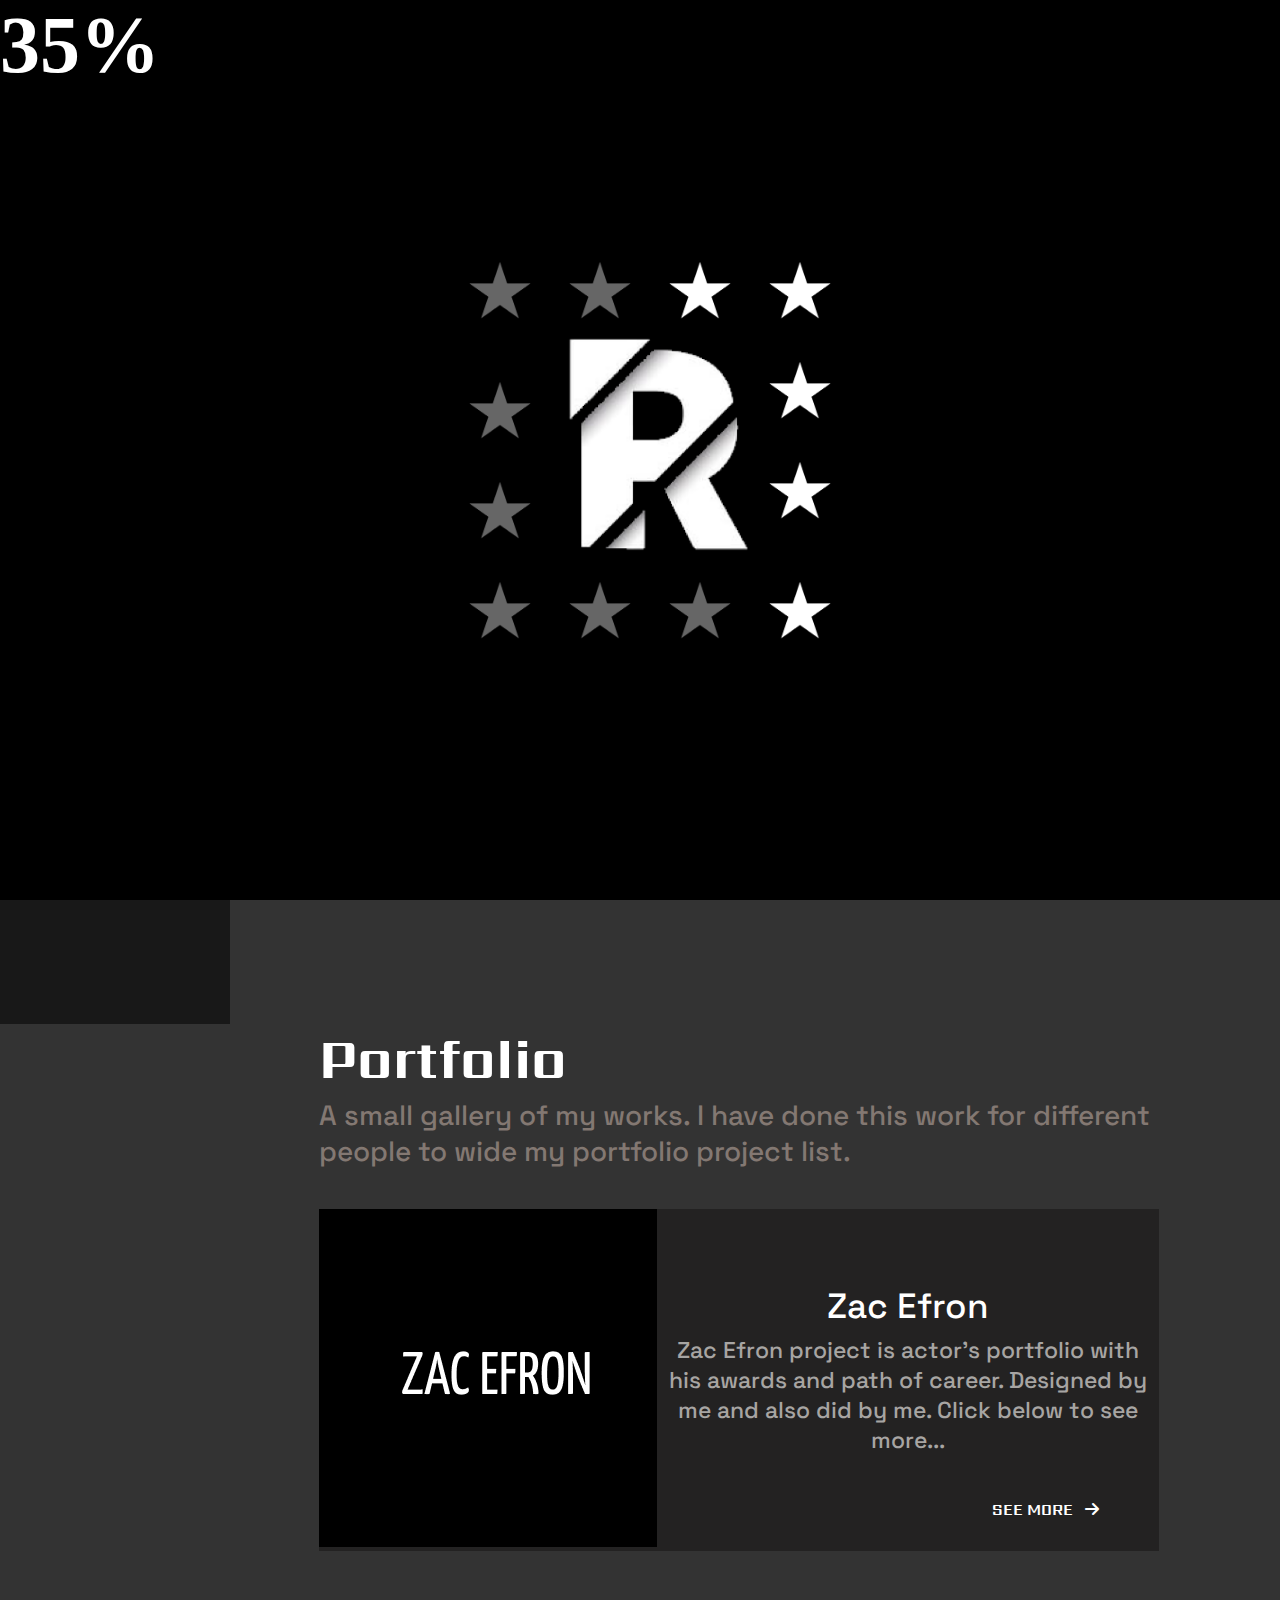
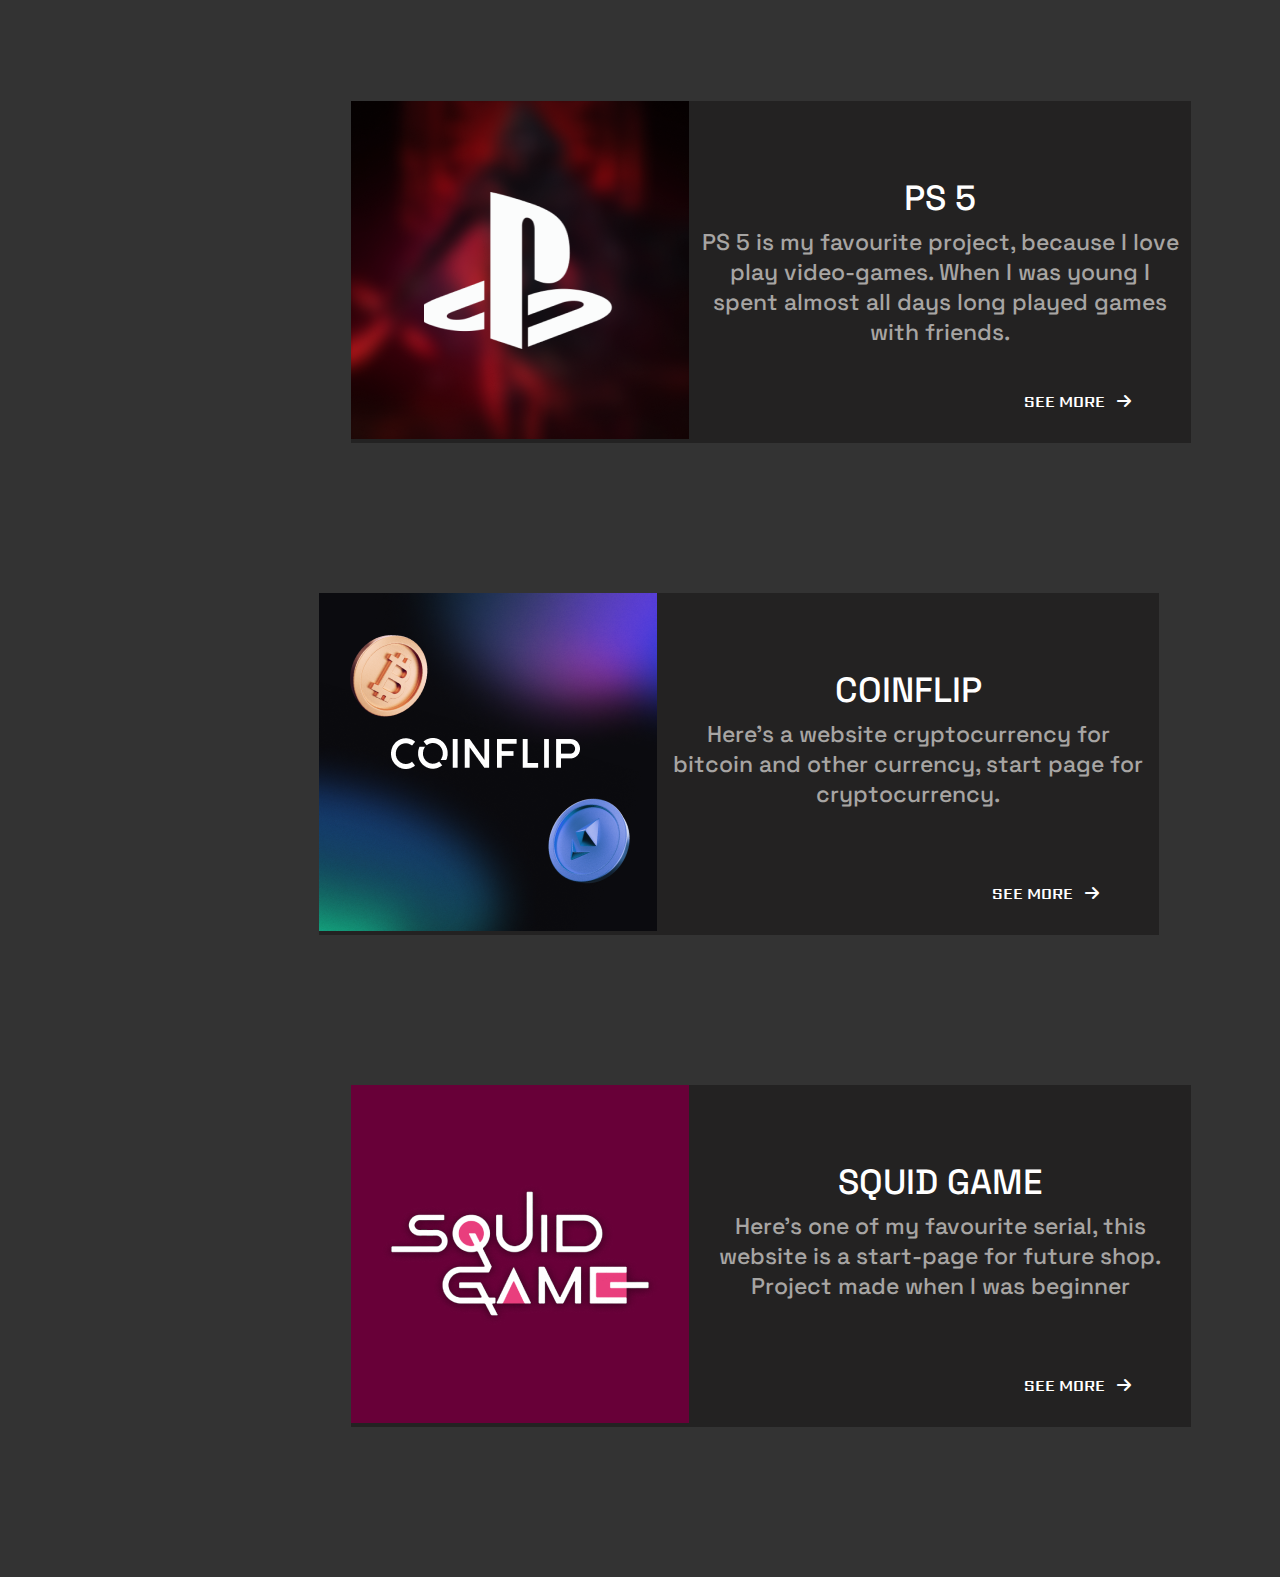
<file: works.html>
<!DOCTYPE html>
<html lang="en">
<head>
    <meta charset="UTF-8">
    <meta name="viewport" content="width=device-width, initial-scale=1.0">
    <link rel="stylesheet" href="./works.css">
    <link rel="stylesheet" href="./fontawesome-free-6.2.0-web/css/all.min.css">
    <link rel="stylesheet" href="./style-switcher/dark.css" class="darkstyle" disabled>
    <link rel="stylesheet" href="./style-switcher/color-1.css" class="alternative-style1" title="color-1" disabled>
    <link rel="stylesheet" href="./style-switcher/color-2.css" class="alternative-style2" title="color-2" disabled>
    <link rel="stylesheet" href="./style-switcher/color-3.css" class="alternative-style3" title="color-3" disabled>
    <link rel="stylesheet" href="./style-switcher/color-4.css" class="alternative-style4" title="color-4" disabled>
    <link rel="stylesheet" href="./style-switcher/color-5.css" class="alternative-style5" title="color-5" disabled>
    <link rel="stylesheet" href="./style-switcher/color-6.css" class="alternative-style6" title="color-6" disabled>

    <title>Document</title>
</head>
<body class="themest dark">
    <div class="preloader">
        <h1 id = "percentage"></h1>
        <div id = "stars"class="stars">
            <img class="starone" src="./img/pngtree-star-vector-icon-png-image_696411 1.png" alt="">
            <img class="startwo" src="./img/pngtree-star-vector-icon-png-image_696411 1.png" alt="">
            <img class="starthree" src="./img/pngtree-star-vector-icon-png-image_696411 1.png" alt="">
            <img class="starfour" src="./img/pngtree-star-vector-icon-png-image_696411 1.png" alt="">
            <img class="starfive" src="./img/pngtree-star-vector-icon-png-image_696411 1.png" alt="">
            <img class="starsix" src="./img/pngtree-star-vector-icon-png-image_696411 1.png" alt="">
            <img class="starseven" src="./img/pngtree-star-vector-icon-png-image_696411 1.png" alt="">
            <img class="stareight" src="./img/pngtree-star-vector-icon-png-image_696411 1.png" alt="">
            <img class="starnine" src="./img/pngtree-star-vector-icon-png-image_696411 1.png" alt="">
            <img class="starten" src="./img/pngtree-star-vector-icon-png-image_696411 1.png" alt="">
            <img class="stareleven" src="./img/pngtree-star-vector-icon-png-image_696411 1.png" alt="">
            <img class="startwelve" src="./img/pngtree-star-vector-icon-png-image_696411 1.png" alt="">
        </div>
        <div class="logo">
            <img src="./img/preloader-logo.png" alt="">
        </div>
    </div>
    <div class="page">
        <header>
            <div class="header_menu">
                <div class="header-logo">
                    <a href="./index.html">
                        <img class="r_orange" src="./img/photo_2022-11-04_00-36-23 2.png" alt="">
                        <img class="classic" src="./img/photo_2022-11-04_00-36-23 1.png" alt="">
                        <img class="dark_classic" src="./img/black 1.png" alt="">
                        <img class="r_blue" src="./img/r_blue.png" alt="">
                        <img class="r_violet" src="./img/photo_2022-11-04_00-36-23 2 1.png" alt="">
                        <img class="r_yellow" src="./img/yellow_logo 1.png" alt="">
                        <img class="r_cyan" src="./img/cyan_logo 1.png" alt="">
                        <img class="r_red" src="./img/red_logo 1.png" alt="">
                    </a>
                    <h1 id="colority-change">Ratushnyi</h1>
                </div>
                <div class="header-dop-menu">
                    <div class="header-links">
                        <div class="home">
                            <a id="colority-change" href="./index.html"><i class="fa-solid fa-house"></i></a>
                            <a id="colority-change" href="./index.html">Home</a>
                        </div>
                        <div class="about">
                            <a id="colority-change" href="./about.html"><i class="fa-regular fa-user"></i></a>
                            <a id="colority-change" href="./about.html">About</a>
                        </div>
                        <div class="skills">
                            <a id="colority-change" href="./skills.html"><i class="fa-solid fa-chart-column"></i></a>
                            <a id="colority-change" href="./skills.html">Skills</a>
                        </div>
                        <div class="works active">
                            <a id="colority-change" href=""><i class="fa-solid fa-briefcase"></i></a>
                            <a id="colority-change" href="">Works</a>
                        </div>
                        <div class="blog">
                            <a id="colority-change" href="./blogs.html"><i class="fa-brands fa-rocketchat"></i></a>
                            <a id="colority-change" href="./blogs.html">Blog</a>
                        </div>
                    </div>
                    <div class="header-social">
                        <a id="colority-change" href=""><i class="fa-brands fa-github"></i></a>
                        <a id="colority-change" href=""><i class="fa-brands fa-instagram"></i></a>
                        <a id="colority-change" href=""><i class="fa-brands fa-telegram"></i></a>
                    </div>
                </div>  
            </div>
            <div class="header_info">
                <div class="header-text">
                    <div class="main-text"> 
                        <h1 id="colority-change">
                            <span class="first-text _anim-items _anim-no-hide"><span class="bouncy">H</span><span class="bouncy">i</span><span class="bouncy">,</span></span>
                            <span class="second-text _anim-items _anim-no-hide"><span class="bouncy">I</span><span class="bouncy">'</span><span class="bouncy">m</span> <img class="r_dark" src="./img/photo_2022-11-04_00-36-23 3 2.png" alt=""><img src="./img/red 1 1.png" alt="" class="red_classifiction"><img src="./img/cyan 1 1.png" alt="" class="cyan_classifiction"><img src="./img/yellow 1 1.png" alt="" class="yellow_classifiction"><img src="./img/blue 1 1.png" alt="" class="blue_classifiction"><img src="./img/purple 1 1.png" alt="" class="violet_classifiction"><img class="orange_classifiction" src="./img/orange.png" alt=""><img class="classich" src="./img/photo_2022-11-04_00-36-23 3.png" alt=""><span class="bouncy">a</span><span class="bouncy">t</span><span class="bouncy">u</span><span class="bouncy">s</span><span class="bouncy">h</span><span class="bouncy">n</span><span class="bouncy">y</span><span class="bouncy">i</span></span>
                            <span class="third-text _anim-items _anim-no-hide"><span class="bouncy">w</span><span class="bouncy">e</span><span class="bouncy">b</span> <span class="bouncy">d</span><span class="bouncy">e</span><span class="bouncy">v</span><span class="bouncy">e</span><span class="bouncy">l</span><span class="bouncy">o</span><span class="bouncy">p</span><span class="bouncy">e</span><span class="bouncy">r</span></span>
                        </h1>
                        
                    </div>
                    <div class="dop-work">
                        <p class="secondText"><span class="typed-text"></span><span class="cursor">&nbsp;</span></p>
                    </div>
                    <div id="colority-change" class="btn-work">
                        <a href="">
                            <div class="buttn">
                                <span class="bg"></span>
                                <span class="text_but">
                                    CONTACT ME!
                                </span>
                            </div>
                        </a>
                    </div>
                </div>
                <div class="header-intro">
                    <img class="classic_logo" src="./img/Rrrrr.png" alt="">
                    <img src="./img/Rrrrr1 1.png" alt="" class="orange_logo">
                    <img src="./img/Rrrrr2 1.png" alt="" class="purple_logo">
                    <img src="./img/Rrrrr3 1.png" alt="" class="blue_logo">
                    <img src="./img/Rrrrr4 1.png" alt="" class="yellow_logo">
                    <img src="./img/Rrrrr5 1.png" alt="" class="cyan_logo">
                    <img src="./img/Rrrrr6 1.png" alt="" class="red_logo">
                    <img src="./img/Rrrrrdark 1.png" alt="" class="dark_logo">
                </div>
                <div class="setting">
                    <i id="setting" class="fa-solid fa-gear"></i>
                </div>
            </div>
            <div class="menu-splash">
                <div class="first-line-splash">
                    <p>Theme Template</p>
                    <i id="cross" class="fa-solid fa-xmark"></i>
                </div>
                <div class="second-button-splash">
                    <div class="light-template">
                        <i class="fa-regular fa-sun"></i>
                    </div>
                    <div class="dark-template on">
                        <i class="fa-regular fa-moon"></i>
                    </div>
                </div>
                <div class="third-colors-splash">
                    <div id="orange-splash" class="color-splash">
                        <img class="color-1" id="orange" src="./img/Rectangle 1.png" alt="">
                    </div>
                    <div id="blue-splash" class="color-splash">
                        <img class="color-2" id="blue" src="./img/Rectangle 2.png" alt="">
                    </div>
                    <div id="violet-splash" class="color-splash">
                        <img class="color-3" id="purple" src="./img/Rectangle 3.png" alt="">
                    </div>
                    <div id="yellow-splash" class="color-splash">
                        <img class="color-4" id="yellow" src="./img/Rectangle 4.png" alt="">
                    </div>
                    <div id="cyan-splash" class="color-splash">
                        <img class="color-5" id="cyan" src="./img/Rectangle 5.png" alt="">
                    </div>
                    <div id="red-splash" class="color-splash">
                        <img class="color-6" id="red" src="./img/Rectangle 6.png" alt="">
                    </div>
                </div>
            </div>
        </header>
        <div class="portfolio-works">
            <h1 id="colority-change" class="highlight">Portfolio</h1>
            <p class="description">A small gallery of my works. I have done this work for different people to wide my portfolio project list.</p>
            <div class="portfolio-list">
                <div class="portfolio-work">
                    <div class="work-image">
                        <img src="./img/Group 1.png" alt="">
                    </div>
                    <div class="work-text">
                        <h1 id="colority-change">Zac Efron</h1>
                        <p>Zac Efron project is actor’s portfolio with his awards and path of career. Designed by me and also did by me. Click below to see more...</p>
                        <a id="colority-change" target="_blank" href="https://ratushnyiartem.github.io/zacefron/">SEE MORE 
                            <i class="fa-solid fa-arrow-right"></i>
                        </a>
                    </div>
                    <div class="hidden-text">
                        <h1 id="colority-change">ZAC EFRON</h1>
                        <i class="fa-solid fa-compress"></i>
                    </div>
                </div>
                
                <!-- IN WORK PROGRESS... -->

                <div class="portfolio-work">
                    <div class="work-image">
                        <img src="./img/Group 2.png" alt="">
                    </div>
                    <div class="work-text">
                        <h1 id="colority-change">PS 5</h1>
                        <p>PS 5 is my favourite project, because I love play video-games. When I was young I spent almost all days long played games with friends. </p>
                        <a id="colority-change" target="_blank" href="https://www.playstation.com/en-us/ps5/">SEE MORE 
                            <i class="fa-solid fa-arrow-right"></i>
                        </a>
                    </div>
                    <div class="hidden-text">
                        <h1 id="colority-change">PS 5</h1>
                        <i class="fa-solid fa-compress"></i>
                    </div>
                </div>
                <div class="portfolio-work">
                    <div class="work-image">
                        <img src="./img/COINFLIP.png" alt="">
                    </div>
                    <div class="work-text">
                        <h1 id="colority-change">COINFLIP</h1>
                        <p>Here's a website cryptocurrency for bitcoin and other currency, start page for cryptocurrency.</p>
                        <a id="colority-change" target="_blank" href="https://coinflip.tech/">SEE MORE 
                            <i class="fa-solid fa-arrow-right"></i>
                        </a>
                    </div>
                    <div class="hidden-text">
                        <h1 id="colority-change">COINFLIP</h1>
                        <i class="fa-solid fa-compress"></i>
                    </div>
                </div>
                <div class="portfolio-work">
                    <div class="work-image">
                        <img src="./img/Group 4.png" alt="">
                    </div>
                    <div class="work-text">
                        <h1 id="colority-change">SQUID GAME</h1>
                        <p>Here's one of my favourite serial, this website is a start-page for future shop. Project made when I was beginner</p>
                        <a id="colority-change" target="_blank"  href="https://www.squidgameunleashed.com/">SEE MORE 
                            <i class="fa-solid fa-arrow-right"></i>
                        </a>
                    </div>
                    <div class="hidden-text">
                        <h1 id="colority-change">SQUID GAME</h1>
                        <i class="fa-solid fa-compress"></i>
                    </div>
                </div>
            </div>
        </div>
    </div>


<script src="https://cdnjs.cloudflare.com/ajax/libs/gsap/3.12.2/gsap.min.js"></script>
<script src="https://cdnjs.cloudflare.com/ajax/libs/jquery/3.7.1/jquery.min.js"></script>
<script src="https://code.jquery.com/jquery-3.6.0.js"></script>
<script src="./works.js"></script>

</body>
</html>
</file>
<file: about.css>
@import url('https://fonts.googleapis.com/css2?family=Sarpanch:wght@400;500;600;700;800;900&display=swap');
@import url('https://fonts.googleapis.com/css2?family=Space+Grotesk:wght@300;400;500;600;700&display=swap');
*{
    margin: 0;
    padding: 0;
    box-sizing: border-box;
    text-decoration: none;
}
@font-face{
    font-family: 'VIBER-SANS';
    src: url(./fonts/VIBERSANS.ttf);
}
body{
    background-color: #333333; 
}
.page{
    width: 100%;
    max-width: 1920px;
    min-width: 1900px;
    padding-left: 230px;
    position: relative;
    background-color: #333333;
    overflow: hidden;
    /* display: flex; */
}
.header_menu{
    position: fixed;
    z-index: 1;
    top: 0;
    left: 0;
    width: 230px;
    background-color: #181818;
}
.header-logo{
    width: 230px;
    height: 298px;
    background: #000000;
    text-align: center;
    padding-top: 16px;
}
.header-logo h1{
    color: #FFFFFF;
    font-family: 'Space Grotesk';
    font-weight: 700;
    font-size: 30px;
}
.header-dop-menu{
    width: 230px;
    height: 726px;
    padding-top: 69px;
}
.header-links{
    width: 100%;
    padding-left: 35px;
    display: flex;
    /* justify-content: space-between; */
    /* align-items: center; */
    flex-direction: column;
    margin-bottom: 58px;
}
.header-links div{
    display: flex;
    align-items: center;
    /* justify-content: start; */
    margin-bottom: 35px;
}
.header-links a:nth-child(2){
    color: #FFFFFF;
    padding-left: 30px;
    font-size: 22px;
    font-weight: 500;
    font-family: 'Space Grotesk';
}
.header-links a:nth-child(1){
    color: #FFFFFF;
    font-size: 20px ;
}
.header-social{
    display: flex;
    padding-left: 50px;
    padding-right: 50px;
    justify-content: space-between;
    align-items: center;
}
.header-social a{
    font-size: 20px;
    color: white;
}
.header-links div a{
    opacity: 0.3;
    transition: all .5s ease-in-out;
}
.header-links div a:hover{
    opacity: 1;
}
.about.active a {
    opacity: 1;
}
.header-social a{
    opacity: .3;
    transition: all .5s ease-in-out;
}
.header-social a:hover{
    opacity: 1;
}
.header_info{
    display: flex;
    padding-left: 89px;
    justify-content: space-between;
    width: 100%;
    height: 920px;
    /* padding-right: 128px; */
    /* align-items: center; */
}
/*.header_text{
     position: relative;
    height: 920px; 
}*/
/* .header-intro{
    height: 920px;
} */
.header-intro img{
    opacity: .4;
    transition: all .4s linear;
    /* filter: grayscale(100%);
    -webkit-filter: grayscale(100%); */
}
.header-intro:hover img{
    opacity: 1;
}
.main-text h1{
    color: white;
    font-size: 68px;
    font-family: 'Sarpanch';
    cursor: pointer;
    
    
}
.main-text{
    padding-top: 200px;
    margin-bottom: 18px;
}
.dop-work{
    margin-bottom: 80px;
}
.dop-work p{
    color: #897F7F;
    font-weight: 600;
    font-size: 30px;
    font-family: 'Sarpanch';
}
.btn-work1{
    display: none;
}
.btn-work a .buttn{
    width: 100%;
    max-width: 250px;
    height: 78px;
    border: 1px solid white;
    border-radius: 0px 10px;
    overflow: hidden;
    position: relative;
    display: block;
}
.btn-work1 a .buttn{
    width: 100%;
    max-width: 250px;
    height: 78px;
    border: 1px solid white;
    border-radius: 0px 10px;
    overflow: hidden;
    position: relative;
    display: block;
}
.text_but{
    color: white;
    font-family: 'Sarpanch';
    font-style: normal;
    font-weight: 600;
    font-size: 22px;
    color: #FFFFFF;
    display: flex;
    align-items: center;
    justify-content: center;
    height: 100%;
    position: relative;
    z-index: 2;
    transition: all .3s ease-in-out;
    
}
.buttn .bg{
    position: absolute;
    width: 0%;
    height: 100%;
    left: -13px;
    top: 0;
    transition: all .3s ease-in-out;
    transform: skewX(-19deg);
    background-color: white;
    z-index: 1;
}
.buttn:hover span.bg{
    width: 114%;
}
.buttn:hover span.text_but{
    color: #333333;
}
.setting{
    position: absolute;
    bottom: 0;
    right: 40px ;   
    background: #2C2B2B;
    width: 100px;
    height: 88px;
    border-radius: 100px 100px 0px 100px;
    display: flex;
    justify-content: center;
    align-items: center;
    cursor: pointer;
}
.setting i{
    color: white;
    font-size: 38px;
    transition: all .3s cubic-bezier(0.075, 0.82, 0.165, 1);
}
@keyframes rot {
    0% {
      transform: rotate(0deg);
    }
    100% {
      transform: rotate(360deg);
    }
  }
  @-webkit-keyframes rot {
    0% {
      transform: rotate(0deg);
    }
    100% {
      transform: rotate(360deg);
    }
  }
  .setting:hover.setting i{
    animation: 1s linear 0s normal none infinite running rot;
    -webkit-animation: 1s linear 0s normal none infinite running rot;
  }
header{
    margin-bottom: 100px;
    position: relative;
    width: 100%;
    
}
header{
    overflow: hidden;
}
.menu-splash{
    position: absolute;
    z-index: 11;
    width: 540px;
    height: 300px;
    background: #181818;
    top: 300px;
    right: -30px;
    border-radius: 35px;
    /* padding-left: 25px;
    padding-right: 50px; */
    padding-top: 28px;
    box-shadow: -3px 8px 4px rgba(0, 0, 0, 0.37);
    transition: all .4s linear;
    transform: translateX(1050px);
}
.first-line-splash{
    width: 100%;
    display: flex;
    justify-content: space-between;
    align-items: center;
    margin-bottom: 50px;
    padding-left: 25px;
    padding-right: 50px;
}
.first-line-splash p{
    font-family: 'Space Grotesk';
font-style: normal;
font-weight: 500;
    color: #897F7F;
    font-size: 20px;

}
.first-line-splash i{
    color: white;
    font-size: 28px;
}
.second-button-splash{
    width: 200px;
    margin: 0 auto;
    display: flex;
    justify-content: space-between;
    align-items: center;
    margin-bottom: 34px;
}
.light-template{
    width: 75px;
    height: 75px;
    border-radius: 15px;
    display: flex;
    justify-content: center;
    align-items: center;
    box-shadow: -3px 8px 4px rgba(0, 0, 0, 0.37);
    cursor: pointer;
}
.dark-template{
    width: 75px;
    height: 75px;
    border-radius: 15px;
    display: flex;
    justify-content: center;
    align-items: center;
    box-shadow: -3px 8px 4px rgba(0, 0, 0, 0.37);
    cursor: pointer;
}
.on{
    border: 1px solid white;
}
.second-button-splash div i{
    font-size: 30px;
    color: white;
}
.third-colors-splash{
    padding-left: 25px;
    padding-right: 50px;
    display: flex;
    justify-content: space-between;
}
.color-splash{
    width: 54px;
    height: 54px;
    border-radius: 15px;
    box-shadow: -3px 8px 4px rgba(0, 0, 0, 0.37);
    cursor: pointer;
    display: flex;
    justify-content: center;
    align-items: center;
}
.back-text{
    position: absolute;
    top: 0;
    right: -370px;
    color: rgba(255, 255, 255, 0.1);
    font-family: 'Sarpanch';
    font-style: normal;
    font-weight: 800;
    letter-spacing: 2.3em;
    font-size: 160px;
    -moz-user-select: none;
    -khtml-user-select: none;
    -webkit-user-select: none;
    user-select: none;
}
.info-pattern{
    position: absolute;
    top: 0;
    right: 0px;
    color: rgba(255, 255, 255, 0.1);
    font-family: 'Sarpanch';
    font-style: normal;
    font-weight: 800;
    letter-spacing: 0.1em;
    font-size: 160px;
    -moz-user-select: none;
    -khtml-user-select: none;
    -webkit-user-select: none;
    user-select: none;
}

.colourful{
    border: 1px solid white;
}
.open{
    transform: translate(0px);
}
#cross{
    cursor: pointer;
}
.r_orange{
    display: none;
}
.r_blue{
    display: none;
}
.r_violet{
    display: none;
}
.r_yellow{
    display: none;
}
.r_cyan{
    display: none;
}
.r_red{
    display: none;
}
.orange_classifiction{
    display: none;
}
.violet_classifiction{
    display: none;
    margin: 0;
    padding: 0;
}
.blue_classifiction{
    display: none;
    margin: 0;
    padding: 0;
}
.yellow_classifiction{
    display: none;
    margin: 0;
    padding: 0;
}
.cyan_classifiction{
    display: none;
    margin: 0;
    padding: 0;
}
.red_classifiction{
    display: none;
    margin: 0;
    padding: 0;
}
.orange_logo{
    display: none;
}
.purple_logo{
    display: none;
}
.blue_logo{
    display: none;
}
.yellow_logo{
    display: none;
}
.cyan_logo{
    display: none;
}
.red_logo{
    display: none;
}
.dark_classic{
    display: none;
}
 .light{
    background-color: white;
}
.light .page{
    background-color: white;
}
.light .header-logo{
    background: #E0E0E0;
}
/*.light #colority-change{
    color: #333333;
} */
.light .header-dop-menu{
    background: #C5C1C1;
}
.light .dark_classic{
    display: block;
}
.light .classic{
    display: none;
}
.dark .classic{
    display: block;
}
.dark .dark_classic{
    display: none;
}
.r_dark{
    display: none;
}
.dark_logo{
    display: none;
}
.cv-into{
    width: 100%;
    display: flex;
    position: relative;
    display: flex;
    padding-left: 90px;
    justify-content: space-between;
    padding-right: 40px;
    margin-bottom: 300px;
}
.text-block h1{
    font-family: 'Sarpanch';
    font-style: normal;
    font-weight: 800;
    font-size: 55px;
    color: white;
    margin-bottom: 21px;
}
.text-block p{
    width: 700px;   
    font-family: 'Space Grotesk';
    font-style: normal;
    font-weight: 500;
    font-size: 28px;
    color: #A7A5A3;
    margin-bottom: 40px;
}
.photo-block{
    position: relative;
}
.photo-block img{
    width: 500px;
}
.info-about{
    width: 100%;
    display: flex;
    position: relative;
    display: flex;
    padding-left: 90px;
    justify-content: space-between;
    align-items: center;
    padding-right: 100px;
    margin-bottom: 200px;
}
.text-block h1{
    font-family: 'Sarpanch';
    font-style: normal;
    font-weight: 800;
    font-size: 55px;
    color: white;
    margin-bottom: 21px;
}
.text-block p{
    width: 700px;   
    font-family: 'Space Grotesk';
    font-style: normal;
    font-weight: 500;
    font-size: 28px;
    color: #A7A5A3;
    margin-bottom: 40px;
}
.photo-block{
    position: relative;
}
.photo-block img{
    width: 500px;
    transition: all .4s ease-in;
}
.photo-back{
    display: flex;
    justify-content: center;
    align-items: center;
    width: 100%;
    height: 100%;
    overflow: hidden;
    backface-visibility: hidden;
    position: absolute;
    transition: transform .6s linear;
    transform: perspective(600px) rotateY(180deg);
    background-color: rgb(58, 58, 58);
}
.photo-front{
    width: 100%;
    height: 100%;
    overflow: hidden;
    backface-visibility: hidden;
    transition: transform .6s linear;
    transform: perspective(600px) rotateY(0deg);
}
.photo-front img{
    height: 100%;
}
.back-content{
    width: 100%;
    text-align: center;
    color: #333333;
    padding-right: 100px;
    padding-left: 100px;
}
.back-content p{
    font-family: 'Space Grotesk';
    font-style: normal;
    font-weight: 500;
    font-size: 28px;
    color: #A7A5A3;
}
.cv-into .photo-back p{
    width: 100%;
    text-align: center;
    color: #333333;
    padding-right: 100px;
    padding-left: 100px;
    font-family: 'Space Grotesk';
    font-style: normal;
    font-weight: 500;
    font-size: 28px;
    color: #A7A5A3;
}
.social-nets{
    height: auto;
    width: 100%;
    margin-bottom: 120px;
}
.social-nets .social-text-block{
    width: 100%;
    text-align: center;
}
.social-nets .social-text-block h1{
    color: white;
    font-family: 'Sarpanch';
    font-style: normal;
    font-weight: 800;
    font-size: 55px;
    margin-bottom: 21px;
}
.social-nets .social-text-block p{
    font-family: 'Space Grotesk';
    padding-right: 150px;
    padding-left: 150px;
    font-style: normal;
    font-weight: 500;
    font-size: 28px;
    color: #A7A5A3;
    margin-bottom: 40px;
}
.social-nets .social-block-logo .social-logo{
    height: 300px;
    min-width: 300px;
    overflow: hidden;
}
.first-logo img{
    height: 100%;
    width: 100%;
    object-fit: cover;
}

.social-logo.first-logo{
    background: url(./img/instagram-new-gradient-logo-animation.gif);
    grid-area: social-logo1;
    background-position: -120px 4px;
    background-size: cover;
    background-repeat: no-repeat;
}
.social-nets .social-block-logo .social-logo a{
    display: block;
    height: 100%;
    width: 100%;
}

.second-logo{
    grid-area: social-logo2;
    background: url(/img/2.telegram-logo-minimal-4k-3r.jpg);
    background-position: -120px 4px;
    background-size: cover;
    background-repeat: no-repeat;
}
.third-logo{
    grid-area: social-logo3;
    background: url(/img/download.png);
    background-position: 0px 4px;
    background-size: cover;
    background-repeat: no-repeat;
}
.social-nets .social-block-logo{
    display: grid;
    width: fit-content;
    margin: 0 auto;
    height: auto;
    grid-template-columns: 300px 300px 300px;
    grid-template-areas: 
    "social-logo1 social-logo2 social-logo3";
    gap: 20px;

}
.preloader {
    position: fixed;
    top: 0;
    left: 0;
    width: 100%;
    height: 100%;
    background: #000; /* Background color for the preloader */
    display: flex;
    justify-content: center;
    align-items: center;
    z-index: 9999;
}
.preloader.hiden{
    visibility: hidden;
    display: none;
}
#percentage{
    position: absolute;
    top: 0;
    left: 0;
    color: white;
    font-size: 80px;
    transition: all .4s linear;
}
.stars{
    position: absolute;
    width: 400px;
    height: 400px;
    transition: all .4s linear;
}
.stars img{
    position: absolute;
    width: 80px;
    height: 80px;
    transition: all .5s linear;
    animation: Rotation 2s infinite;
    opacity: 0.4;
}
.stars img.active{
    opacity: 1;
}
.stars img:nth-child(1){
    top: 0;
    right: 0;
}
.stars img:nth-child(2){
    top: 100px;
    right: 0;
}
.stars img:nth-child(3){
    top: 200px;
    right: 0;
}
.stars img:nth-child(4){
    bottom: 0;
    right: 0;
}
.stars img:nth-child(5){
    bottom: 0;
    right: 100px;
}
.stars img:nth-child(6){
    bottom: 0;
    right: 200px;
}
.stars img:nth-child(7){
    bottom: 0;
    right: 300px;
}
.stars img:nth-child(8){
    bottom: 100px;
    right: 300px;
}
.stars img:nth-child(9){
    bottom: 200px;
    right: 300px;
}
.stars img:nth-child(10){
    top: 0;
    right: 300px;
}
.stars img:nth-child(11){
    top: 0px;
    left: 120px;
}
.stars img:nth-child(12){
    top: 0;
    left: 220px;
}
.logo{
    width: 400px;
    height: 400px;
    display: flex;
    justify-content: center;
    align-items: center;
    padding-bottom: 15px;
    padding-left: 40px;
    transition: all .4s linear;
}
.logo img{
    width: 190px;
    height: 220px;
    opacity: 1;
    transition: all .4s linear;
}
.preloader.active h1{
    opacity: 0;
}
.preloader.active .stars{
    opacity: 0;
}
.preloader.active .logo{
    opacity: 0;
}
@keyframes Rotation {
    0%{
        transform: rotate(0deg);
    }
    50%{
        transform: rotate(180deg);
    }
    100%{
        transform: rotate(360deg);
    }
}

@media screen and (max-width:1800px) {
    .page{
        min-width: 1470px;
    }
    .header_info{
        max-width: 1470px;
        padding-left: 60px;
        display: flex;
        padding-right: 180px;
        /* align-items: center; */
        /* padding-right: 100px; */
        width: 1470px;
    }
    .header-intro{
        width: 600px;
        height: 650px;
    }
    .header-intro img{
        width: 600px;
        height: 650px;
    }
    .main-text{
        padding-top: 170px;
    }
    .setting{
        bottom: 100px;
    }
}

@media screen and (max-width:1470px) {
    .page{
        max-width: 1470px;
        overflow: hidden;
    }
    .header_info{
        max-width: 1470px;
        padding-left: 60px;
        display: flex;
        padding-right: 180px;
        /* align-items: center; */
        /* padding-right: 100px; */
        width: 1470px;
    }
    .header-intro{
        width: 600px;
        height: 650px;
    }
    .header-intro img{
        width: 600px;
        height: 650px;
    }
    .main-text{
        padding-top: 170px;
    }
    .setting{
        bottom: 100px;
    }
    .info-about{
        padding-right: 40px;
    }
    .text-block p{
        width: 90%;
    }
}
@media screen and (max-width: 1300px) {
    .header-intro{
        width: 350px;
        height: 700px;
        display: flex;
        align-items: center;
    }
    .header-intro img{
        width: 450px;
        height: 500px;
    }
    .header_info{
        max-width: 1300px;
        padding-right: 340px;
    }
    .page{
        min-width: auto;
        overflow: hidden;
    }
    .main-text h1{
        font-size: 60px;
    }
    .dop-work p{
        font-size: 27px;
    }
    .text-block p{
        font-size: 24px;
    }
    .info-pattern{
        right: -200px;
    }

}
@media screen and (max-width: 1200px) {
    .page{
        min-width: 0px;
    }
    .setting{
        right: 0;
    }
    .dop-work p{
        font-size: 22px;
    }
    .main-text h1{
        font-size: 50px;
    }
    .main-text h1 img{
        height: 60px;
    }
    .text-block p{
        font-size: 22px;
    }
    .social-nets .social-block-logo{
        grid-template-columns: 300px 300px;
        grid-template-areas: 
        "social-logo1 social-logo2"
        "social-logo3 .";
    
    }
}
@media screen and (max-width:1100px) {
    .header_info{
        width: 100%;
        padding-right: 0;
    }
    .info-about .text-block p{
        display: none;
    }
    .info-about{
        flex-direction: column;
    }
    .info-about .photo-block{
        width: calc(100% - 100px);
    }
    .info-about .photo-block img{
        width: 100%;
    }
    .info-pattern{
        right: -300px;
    }
    .cv-into{
        padding-right: 40px;
        padding-left: 40px;
    }
    .photo-back{
        position: absolute;
        top: 0;
        left: 0;
    }
    .info-about .photo-block:hover .photo-front{
        transform: perspective(600px) rotateY(-180deg);
    }
    .info-about .photo-block:hover .photo-back{
        transform: perspective(600px) rotate(0deg);
    }
}
@media screen and (max-width:1020px){
    .header-info{
        padding-left: 30px;
    }
    .text_more{
        font-size: 15px;
        padding-left: 0px;
        padding-right: 0px;    
    }
    .cv-into .text-block p{
        display: none;
    }
    .cv-into{
        flex-direction: column;
        height: auto;
        justify-content: center;
        align-items: center;
    }
    .cv-into .btn-work a .buttn{
        padding: 40px 40px;
    }
    .cv-into .btn-work1 a .buttn{
        padding: 40px 40px;
    }
    .btn-work{
        display: none;
    }
    .btn-work1{
        display: block;
    }
    .text-block{
        text-align: center;
    }
    .cv-into .photo-block{
        width: calc(100% - 100px);
    }
    .cv-into .photo-block img{
        width: 100%;
    }
    .cv-into .photo-block{
        margin-bottom: 40px;
    }
    .info-about{
        padding-left: 40px;
    }
    .photo-back{
        position: absolute;
        top: 0;
        left: 0;
    }
    .photo-block:hover .photo-front{
        transform: perspective(600px) rotateY(-180deg);
    }
    .photo-block:hover .photo-back{
        transform: perspective(600px) rotate(0deg);
    }
}
@media screen and (max-width: 950px) {
    .main-text h1 {
        font-size: 40px;
    }
    .dop-work{
        margin-bottom: 40px;
    }
    header{
        margin-bottom: 50px;
    }
    .header_info{
        padding-left: 30px;
    }
    .main-text h1{
        font-size: 60px;
    }
    .header-intro{
        display: none;
    }
    .header_info{
        display: block;
        padding-left: 90px;
    }
    .main-text{
        padding-top: 200px;
    }
    .back-text{
        left: 0;
        right: 0;
        font-size: 140px;
        letter-spacing: 1.2em;
        top: 100px;
    }
    .info-pattern{
        right: 0;
        left: 0;
        top: 180px;
        font-size: 90px;
        letter-spacing: 0;
    }
    .back-content{
        width: 100%;
        text-align: center;
        color: #333333;
        padding-right: 40px;
        padding-left: 40px;
    }

}
@media screen and (max-width: 850px) {
    .social-nets .social-block-logo{
        grid-template-columns: 300px;
        grid-template-areas: 
        "social-logo1"
        "social-logo2"
        "social-logo3";
    }
    .social-nets .social-text-block p{
        padding-left: 100px;
        padding-right: 100px;
    }
}
@media screen and (max-width: 750px) {
    .main-text h1{
        font-size: 48px;
    }
    .back-content p{
        font-size: 16.5px;
    }
    .cv-into .photo-back p{
        padding-right: 40px;
        padding-left: 40px;
    }
    .social-nets .social-text-block p{
        padding-left: 50px;
        padding-right: 50px;
    }
}
@media screen and (max-width:680px) {
    .main-text h1{
        font-size: 44px;
    }
    .setting{
        bottom: 200px;
    }
    .header_info{
        padding-left: 40px;
    }
    .menu-splash{
        width: 107%;
    }
    .back-content p{
        font-size: 11px;
    }
    .cv-into .photo-back p{
        font-size: 22px;
    }

}
@media screen and (max-width: 620px) {
    .main-text h1{
        font-size: 40px;
    }
    .cv-into .photo-back p{
        font-size: 16px;
        padding-left: 20px;
        padding-right: 20px;
    }
    .back-content{
        padding-right: 20px;
        padding-left: 20px;
    }
    .back-content p{
        font-size: 10px;
    }
    .social-nets .social-text-block p{
        padding-left: 20px;
        padding-right: 20px;
    }
}
@media screen and (max-width:571px) {
    .main-text h1{
        font-size: 36px;
    }
    .dop-work p{
        font-size: 16px;
    }
    .cv-into .photo-back p{
        font-size: 14px;
    }
    .back-content p{
        font-size: 10px;
    }
    .cv-into .photo-block{
        width: calc(100% - 60px);
    }
    .info-about .photo-block{
        width: calc(100% - 60px);
    }
}
@media screen and (max-width: 555px) {
    .header_info{
        padding-left: 23px;
    }
    .main-text h1 img {
        height: 50px;
    }
    .back-content p{
        font-size: 8px;
    }
}
@media screen and (max-width: 535px) {
    .main-text h1{
        font-size: 34px;
    }
    .dop-work p{
        font-size: 14px;
    }
}
@media screen and (max-width: 517px) {
    .page{
        display: block;
        padding-left: 0;
        overflow: hidden;
        
    }
    .header_menu{
        width: 100%;
        height: 170px;
    }
    .header-logo{
        height: 170px;
        display: flex;
        align-items: center;
        justify-content: space-between;
        width: 100%;
        padding-left: 15px;
        padding-right: 40px;
        position: relative;
        z-index: 99999;
    }
    .header-logo img{
        height: 100px;
        width: 117px;
        background: none;
    }
    .header-logo h1{
        font-family: 'VIBER-SANS';
        font-size: 58px;
    }
    .header_menu{
        z-index: 11;

    }
    .header-social{
        display: none; 
    }
    .header-links div a:nth-child(2){
        display: none;
    }
    .header-links{
        height: 400px;
        width: 50px;
        z-index: 8;
        margin-bottom: 0;
        padding-left: 0;
        position: absolute;
        right: 15px;
    }
    .header-links div a{
        height: 45px;
        width: 45px;
        border-radius: 50%;
        background-color: #000000;
        display: flex;
        align-items: center;
        justify-content: center;
    }
    .header-dop-menu{
        position: fixed;
        right: 0;
        height: 400px;
        width: 100px;
        z-index: 8 ;
        padding-top: 40px;
    }
    .setting{
        z-index: 10;
        position: absolute;
        right: 20px;
        bottom: 200px;
    }
    .buttn{
        position: relative;
        z-index: 5;
    }
    .header-intro{
        display: none;
    }
    .main-text{
        padding-top: 220px;
    }
    .main-text h1{
        font-size: 48px;
    }
    .main-text h1 img{
        height: 50px;
    }
    .dop-work p{
        font-size: 20px;
    }
    .header_info{
        padding-left: 35px;
    }
    .menu-splash{
        z-index: 15;
    }
    header{
        margin-bottom: 0px;
    }
    .cv-into .photo-back p{
        font-size: 22px;
    }
    .cv-into .photo-back p{
        padding-right: 40px;
        padding-left: 40px;
    }
    .back-content p{
        font-size: 17px;
    }
    .back-content{
        padding-right: 40px;
        padding-left: 40px;
    }
}

/* iphone users */

@media screen and (max-width: 431px) {
    .page{
        min-width: 430px;
        display: block;
        padding-left: 0;
        overflow: hidden;
        
    }
    .header_menu{
        width: 430px;
        height: 170px;
    }
    .header-logo{
        height: 170px;
        display: flex;
        align-items: center;
        justify-content: space-between;
        width: 100%;
        padding-left: 15px;
        padding-right: 40px;
        position: relative;
        z-index: 99999;
    }
    .header-logo img{
        height: 100px;
        width: 117px;
        background: none;
    }
    .header-logo h1{
        font-family: 'VIBER-SANS';
        font-size: 58px;
    }
    .header_menu{
        z-index: 11;

    }
    .header-social{
        display: none; 
    }
    .header-links div a:nth-child(2){
        display: none;
    }
    .header-links{
        height: 400px;
        width: 50px;
        z-index: 8;
        margin-bottom: 0;
        padding-left: 0;
        position: absolute;
        right: 15px;
    }
    .header-links div a{
        height: 45px;
        width: 45px;
        border-radius: 50%;
        background-color: #000000;
        display: flex;
        align-items: center;
        justify-content: center;
    }
    .header-dop-menu{
        position: fixed;
        right: 0;
        height: 400px;
        width: 100px;
        z-index: 8 ;
        padding-top: 40px;
    }
    .setting{
        z-index: 10;
        position: absolute;
        right: 20px;
        bottom: 200px;
    }
    .buttn{
        position: relative;
        z-index: 5;
    }
    .header-intro{
        display: none;
    }
    .main-text{
        padding-top: 220px;
    }
    .main-text h1{
        font-size: 40px;
    }
    .main-text h1 img{
        height: 50px;
    }
    .dop-work p{
        font-size: 18px;
    }
    .header_info{
        padding-left: 35px;
    }
    .menu-splash{
        width: 460px;
        z-index: 15;
    }
    header{
        margin-bottom: 0px;
    }
    .back-content p{
        font-size: 14px;
    }
}
@media screen and (max-width: 390px) {
    .header_menu{
        width: 100%;
    }
    .page{
        min-width: 100%;
    }
    .menu-splash{
        width: 420px;
    }
    .second-button-splash{
        width: 200px;
    }
    .color-splash{
        width: 40px;
        height: 40px;
    }
    .color-splash img{
        width: 25px;
        height: 25px;
    }
    .header-logo{
        width: 100%;
        padding-right: 20px;
    }
    .back-text{
        font-size: 100px;
    }
    .info-pattern{
        font-size: 60px;
        top: 140px;
    }
    .back-content p{
        font-size: 15px;
    }
    .cv-into .photo-back p{
        font-size: 20px;
    }
    .cv-into .photo-block{
        width: calc(100% - 10px);
    }
    .info-about .photo-block{
        width: calc(100% - 10px);
    }
}
@media screen and (max-width: 350px) {
    .back-content{
        padding-right: 20px;
        padding-left: 20px;
    }
    .back-content p{
        font-size: 13px;
    }
    .cv-into .photo-back p{
        font-size: 15px;
    }
    .cv-into .photo-block{
        width: calc(100% - 10px);
    }
    .info-about .photo-block{
        width: calc(100% - 10px);
    }
}
@media screen and (max-width: 300px) {
    .back-content{
        padding-right: 20px;
        padding-left: 20px;
    }
    .back-content p{
        font-size: 12px;
    }
    .cv-into .photo-back p{
        padding-right: 20px;
        padding-left: 20px;
        font-size: 14px;
    }
    .cv-into .photo-block{
        width: calc(100% - 10px);
    }
    .info-about .photo-block{
        width: calc(100% - 10px);
    }
    .info-about{
        padding-left: 20px;
        padding-right: 20px;
    }
    .cv-into{
        padding-right: 20px;
        padding-left: 20px;
    }
    .header-logo h1{
        font-size: 50px;
    }
}
.bouncy{
    display:inline-block;
}
.bouncy:hover{
    animation : rubberband 800ms alternate ease-out;
}
@keyframes rubberband {
    0%{
        transform: scaleX(1);
    }
    40%{
        transform: scaleX(1.12) scaleY(0.75);
    }
    55%{
        transform: scaleX(0.85) scaleY(1);
    }
    65%{
        transform: scaleX(1.09) scaleY(0.85);
    }
    75%{
        transform: scaleX(0.9)  scaleY(1);
    }
    90%{
        transform: scaleX(1.05) scaleY(0.95);
    }
    100%{
        transform: scaleX(1) scaleY(1);
    }
    
}
.second-text img:hover{
    animation : rubberband 800ms alternate ease-out;
}
.first-text{
    /* display: block; */
    display: block;
    transform: translateY(100px);
    opacity: 0;
    transition: all 1.5s ease;
}
.second-text{
    /* display: block; */
    display: block;
    transform: translateY(100px);
    opacity: 0;
    transition: all 2.5s ease;
}
.third-text{
    /* display: block; */
    display: block;
    transform: translateY(100px);
    opacity: 0;
    transition: all 3.5s ease;
}
.page.ready .first-text.active{
    transform: translateY(0px);
    opacity: 1;
}
.page.ready .second-text.active{
    transform: translateY(0px);
    opacity: 1;
}
.page.ready .third-text.active{
    transform: translateY(0px);
    opacity: 1;
}
p span.cursor{
    display: inline-block;
    background-color: #ffffff;
    margin-left: 0.2rem;
    width: 3px;
    animation: blink 1s infinite;
}
@keyframes blink {
    0%{ 
        background-color: #ffffff;
    }
    49%{
         background-color: #ffffff;
        }
    50%{
        background-color: transparent;
    }
    99%{
        background-color: transparent;
    }
    100%{
        background-color: #ffffff;
    }
  }
</file>
<file: style-switcher/dark.css>
.btn-work a .buttn{
    width: 100%;
    max-width: 250px;
    height: 78px;
    border: 1px solid #333333;
    border-radius: 0px 10px;
    overflow: hidden;
    position: relative;
    display: block;
}
.text_but{
    font-family: 'Sarpanch';
    font-style: normal;
    font-weight: 600;
    font-size: 22px;
    color: #333333;
    display: flex;
    align-items: center;
    justify-content: center;
    height: 100%;
    position: relative;
    z-index: 2;
    transition: all .3s ease-in-out;
    
}
.buttn .bg{
    position: absolute;
    width: 0%;
    height: 100%;
    left: -13px;
    top: 0;
    transition: all .3s ease-in-out;
    transform: skewX(-19deg);
    background-color: #333333;
    z-index: 1;
}
.buttn:hover span.bg{
    width: 114%;
}
.buttn:hover span.text_but{
    color: white;
}
/* .my-contact .social-block .social-send a .btn-social{
    width: 100%;
    height: 78px;
    border: 1px solid #333333;
    border-radius: 0px 10px;
    overflow: hidden;
    position: relative;
    display: block;
    max-width: 279px;
    margin: 0 auto;
}
.my-contact .social-block1 .social-send a .btn-social{
    width: 100%;
    height: 78px;
    border: 1px solid #333333;
    border-radius: 0px 10px;
    overflow: hidden;
    position: relative;
    display: block;
    max-width: 279px;
    margin: 0 auto;
}
.my-contact .social-block2 .social-send a .btn-social{
    width: 100%;
    height: 78px;
    border: 1px solid #333333;
    border-radius: 0px 10px;
    overflow: hidden;
    position: relative;
    display: block;
    max-width: 279px;
    margin: 0 auto;
} */
/* .btn-social .backgr{
    position: absolute;
    width: 0%;
    height: 100%;
    left: -13px;
    top: 0;
    transition: all .3s ease-in-out;
    transform: skewX(-19deg);
    background-color: #333333;
    z-index: 1;
}
.btn-social:hover span.backgr{
    width: 114%;
}
.btn-social:hover span.text_more{
    color: white;
} */
.contact-form form button .btn-contact{
    width: 100%;
    /* max-width: 450px; */
    height: 78px;
    border: 1px solid #333333;
    border-radius: 0px 10px;
    overflow: hidden;
    position: relative;
    display: block;
    max-width: 279px;
    margin: 0 auto;
}
.btn-contact .backgr{
    position: absolute;
    width: 0%;
    height: 100%;
    left: -13px;
    top: 0;
    transition: all .3s ease-in-out;
    transform: skewX(-19deg);
    background-color: #333333;
    z-index: 1;
}
.btn-contact:hover span.backgr{
    width: 114%;
}
.btn-contact:hover span.text_more{
    color: white;
}
.my-portfolio span.text_more{
    color: #333333;
}
.button-propose span.text_more{
    color: #333333;
}
.text-portfolio .portfolio-more a .pinner{
    width: 100%;
    /* max-width: 450px; */
    height: 78px;
    border: 1px solid #333333;
    border-radius: 0px 10px;
    overflow: hidden;
    position: relative;
    display: block;
}
.pinner .backgr{
    position: absolute;
    width: 0%;
    height: 100%;
    left: -13px;
    top: 0;
    transition: all .3s ease-in-out;
    transform: skewX(-19deg);
    background-color: #333333;
    z-index: 1;
}
.form-input span::after{
    background: #333333;
}
.pinner:hover span.backgr{
    width: 114%;
}
.pinner:hover span.text_more{
    color: white;
}
.slide{
    border-top: 2px solid #333333;
}
.header-logo h1{
    color: #333333;
}
.header-links .home a{
    color: #333333;
}
.header-links .about a{
    color: #333333;
}
.header-links .skills a{
    color: #333333;
}
.header-links .works a{
    color: #333333;
}
.header-links .blog a{
    color: #333333;
}
.header-social a{
    color: #333333;
}
.main-text h1{
    color: #333333;
}
.text-portfolio h1{
    color: #333333;
}
.my-skills-text h1{
    color: #333333;
}
.work-pattern{
    color: rgba(94, 87, 87, 0.486);
}
.blog-pattern{
    color: rgba(94, 87, 87, 0.486);
}
.contact-form h1{
    color: #333333;
}
.more-for-blog a{
    color: #333333;
}
</file>
<file: style-switcher/color-1.css>
#colority-change{
    color: #FD792F;
}
.btn-work a .buttn{
    width: 100%;
    max-width: 250px;
    height: 78px;
    border: 1px solid #FD792F;
    border-radius: 0px 10px;
    overflow: hidden;
    position: relative;
    display: block;
}
.text_but{
    font-family: 'Sarpanch';
    font-style: normal;
    font-weight: 600;
    font-size: 22px;
    color: #FD792F;
    display: flex;
    align-items: center;
    justify-content: center;
    height: 100%;
    position: relative;
    z-index: 2;
    transition: all .3s ease-in-out;
    
}
.buttn .bg{
    position: absolute;
    width: 0%;
    height: 100%;
    left: -13px;
    top: 0;
    transition: all .3s ease-in-out;
    transform: skewX(-19deg);
    background-color: #FD792F;
    z-index: 1;
}
.buttn:hover span.bg{
    width: 114%;
}
.buttn:hover span.text_but{
    color: #333333;
}
.my-contact .social-block .social-send a .btn-social{
    width: 100%;
    /* max-width: 450px; */
    height: 78px;
    border: 1px solid #FD792F;
    border-radius: 0px 10px;
    overflow: hidden;
    position: relative;
    display: block;
    max-width: 279px;
    margin: 0 auto;
}
.my-contact .social-block1 .social-send a .btn-social{
    width: 100%;
    /* max-width: 450px; */
    height: 78px;
    border: 1px solid #FD792F;
    border-radius: 0px 10px;
    overflow: hidden;
    position: relative;
    display: block;
    max-width: 279px;
    margin: 0 auto;
}
.my-contact .social-block2 .social-send a .btn-social{
    width: 100%;
    /* max-width: 450px; */
    height: 78px;
    border: 1px solid #FD792F;
    border-radius: 0px 10px;
    overflow: hidden;
    position: relative;
    display: block;
    max-width: 279px;
    margin: 0 auto;
}
.btn-social .backgr{
    position: absolute;
    width: 0%;
    height: 100%;
    left: -13px;
    top: 0;
    transition: all .3s ease-in-out;
    transform: skewX(-19deg);
    background-color: #FD792F;
    z-index: 1;
}
.btn-social:hover span.backgr{
    width: 114%;
}
.btn-social:hover span.text_more{
    color: #333333;
}
.contact-form form button .btn-contact{
    width: 100%;
    /* max-width: 450px; */
    height: 78px;
    border: 1px solid #FD792F;
    border-radius: 0px 10px;
    overflow: hidden;
    position: relative;
    display: block;
    max-width: 279px;
    margin: 0 auto;
}
.btn-contact .backgr{
    position: absolute;
    width: 0%;
    height: 100%;
    left: -13px;
    top: 0;
    transition: all .3s ease-in-out;
    transform: skewX(-19deg);
    background-color: #FD792F;
    z-index: 1;
}
.btn-contact:hover span.backgr{
    width: 114%;
}
.btn-contact:hover span.text_more{
    color: #333333;
}
span.text_more{
    color: #FD792F;
}
.text-portfolio .portfolio-more a .pinner{
    width: 100%;
    /* max-width: 450px; */
    height: 78px;
    border: 1px solid #FD792F;
    border-radius: 0px 10px;
    overflow: hidden;
    position: relative;
    display: block;
}
.pinner .backgr{
    position: absolute;
    width: 0%;
    height: 100%;
    left: -13px;
    top: 0;
    transition: all .3s ease-in-out;
    transform: skewX(-19deg);
    background-color: #FD792F;
    z-index: 1;
}
.pinner:hover span.backgr{
    width: 114%;
}
.pinner:hover span.text_more{
    color: #333333;
}
.slide{
    border-top: 2px solid #FD792F;
}
#orange-splash{
    position: relative;
    &::before {
        content: "";
        position: absolute;
        top: 0;
        left: 0;
        right: 0;
        bottom: 0;
        border: 2px solid rgb(252, 252, 252);
        transition: all .5s;
        animation: clippath 2s infinite linear;
        border-radius: 15px;

    }
}

@keyframes clippath {
    0%,
    100% {
        clip-path: inset(0 0 80% 0);
    }
    
    25% {
        clip-path: inset(0 80% 0 0);
    }
    50% {
        clip-path: inset(80% 0 0 0);
    }
    75% {
        clip-path: inset(0 0 0 80%);
    }
}

p span.cursor{
    display: inline-block;
    background-color: #FD792F;
    margin-left: 0.2rem;
    width: 3px;
    animation: blink 1s infinite;
}
@keyframes blink {
    0%{ 
        background-color: #FD792F; 
    }
    49%{
         background-color: #FD792F;
        }
    50%{
        background-color: transparent;
    }
    99%{
        background-color: transparent;
    }
    100%{
        background-color: #FD792F;
    }
  }
  .blog-text h1{
    color: #FD792F;
  }
  .linkmore a{
    color:#FD792F;
  }
  .author-block p{
    color:#FD792F;
  }
  .skill-bar::after{
    background: #FD792F;
  }
  .lang-bar::after{
    background: #FD792F;
}
.first-text{
    transition: all .5s linear;
}
.second-text{
    transition: all .5s linear;
}
.third-text{
    transition: all .5s linear;
}
</file>
<file: style-switcher/color-2.css>
#colority-change{
    color: #74B6D2;
}
.btn-work a .buttn{
    width: 100%;
    max-width: 250px;
    height: 78px;
    border: 1px solid #74B6D2;
    border-radius: 0px 10px;
    overflow: hidden;
    position: relative;
    display: block;
}
.text_but{
    font-family: 'Sarpanch';
    font-style: normal;
    font-weight: 600;
    font-size: 22px;
    color: #74B6D2;
    display: flex;
    align-items: center;
    justify-content: center;
    height: 100%;
    position: relative;
    z-index: 2;
    transition: all .3s ease-in-out;
    
}
.buttn .bg{
    position: absolute;
    width: 0%;
    height: 100%;
    left: -13px;
    top: 0;
    transition: all .3s ease-in-out;
    transform: skewX(-19deg);
    background-color: #74B6D2;
    z-index: 1;
}
.buttn:hover span.bg{
    width: 114%;
}
.buttn:hover span.text_but{
    color: #333333;
}
.my-contact .social-block .social-send a .btn-social{
    width: 100%;
    /* max-width: 450px; */
    height: 78px;
    border: 1px solid #74B6D2;
    border-radius: 0px 10px;
    overflow: hidden;
    position: relative;
    display: block;
    max-width: 279px;
    margin: 0 auto;
}
.my-contact .social-block1 .social-send a .btn-social{
    width: 100%;
    /* max-width: 450px; */
    height: 78px;
    border: 1px solid #74B6D2;
    border-radius: 0px 10px;
    overflow: hidden;
    position: relative;
    display: block;
    max-width: 279px;
    margin: 0 auto;
}
.my-contact .social-block2 .social-send a .btn-social{
    width: 100%;
    /* max-width: 450px; */
    height: 78px;
    border: 1px solid #74B6D2;
    border-radius: 0px 10px;
    overflow: hidden;
    position: relative;
    display: block;
    max-width: 279px;
    margin: 0 auto;
}
.btn-social .backgr{
    position: absolute;
    width: 0%;
    height: 100%;
    left: -13px;
    top: 0;
    transition: all .3s ease-in-out;
    transform: skewX(-19deg);
    background-color: #74B6D2;
    z-index: 1;
}
.btn-social:hover span.backgr{
    width: 114%;
}
.btn-social:hover span.text_more{
    color: #333333;
}
.contact-form form button .btn-contact{
    width: 100%;
    /* max-width: 450px; */
    height: 78px;
    border: 1px solid #74B6D2;
    border-radius: 0px 10px;
    overflow: hidden;
    position: relative;
    display: block;
    max-width: 279px;
    margin: 0 auto;
}
.btn-contact .backgr{
    position: absolute;
    width: 0%;
    height: 100%;
    left: -13px;
    top: 0;
    transition: all .3s ease-in-out;
    transform: skewX(-19deg);
    background-color: #74B6D2;
    z-index: 1;
}
.btn-contact:hover span.backgr{
    width: 114%;
}
.btn-contact:hover span.text_more{
    color: #333333;
}
span.text_more{
    color: #74B6D2;
}
.text-portfolio .portfolio-more a .pinner{
    width: 100%;
    /* max-width: 450px; */
    height: 78px;
    border: 1px solid #74B6D2;
    border-radius: 0px 10px;
    overflow: hidden;
    position: relative;
    display: block;
}
.pinner .backgr{
    position: absolute;
    width: 0%;
    height: 100%;
    left: -13px;
    top: 0;
    transition: all .3s ease-in-out;
    transform: skewX(-19deg);
    background-color: #74B6D2;
    z-index: 1;
}
.pinner:hover span.backgr{
    width: 114%;
}
.pinner:hover span.text_more{
    color: #333333;
}
.slide{
    border-top: 2px solid #74B6D2;
}
#blue-splash{
    position: relative;
    &::before {
        content: "";
        position: absolute;
        top: 0;
        left: 0;
        right: 0;
        bottom: 0;
        border: 2px solid rgb(252, 252, 252);
        transition: all .5s;
        animation: clippath 2s infinite linear;
        border-radius: 15px;

    }
}

@keyframes clippath {
    0%,
    100% {
        clip-path: inset(0 0 80% 0);
    }
    
    25% {
        clip-path: inset(0 80% 0 0);
    }
    50% {
        clip-path: inset(80% 0 0 0);
    }
    75% {
        clip-path: inset(0 0 0 80%);
    }
}
p span.cursor{
    display: inline-block;
    background-color: #74B6D2;
    margin-left: 0.2rem;
    width: 3px;
    animation: blink 1s infinite;
}
@keyframes blink {
    0%{ 
        background-color: #74B6D2; 
    }
    49%{
         background-color: #74B6D2;
        }
    50%{
        background-color: transparent;
    }
    99%{
        background-color: transparent;
    }
    100%{
        background-color: #74B6D2;
    }
  }
  .blog-text h1{
    color: #74B6D2;
  }
  .linkmore a{
    color:#74B6D2;
  }
  .author-block p{
    color:#74B6D2;
  }
  .skill-bar::after{
    background: #74B6D2;
  }
  .lang-bar::after{
    background: #74B6D2;
}
.first-text{
    transition: all .5s linear;
}
.second-text{
    transition: all .5s linear;
}
.third-text{
    transition: all .5s linear;
}
</file>
<file: style-switcher/color-3.css>
#colority-change{
    color: #915CEB;
}
.btn-work a .buttn{
    width: 100%;
    max-width: 250px;
    height: 78px;
    border: 1px solid #915CEB;
    border-radius: 0px 10px;
    overflow: hidden;
    position: relative;
    display: block;
}
.text_but{
    font-family: 'Sarpanch';
    font-style: normal;
    font-weight: 600;
    font-size: 22px;
    color: #915CEB;
    display: flex;
    align-items: center;
    justify-content: center;
    height: 100%;
    position: relative;
    z-index: 2;
    transition: all .3s ease-in-out;
    
}
.buttn .bg{
    position: absolute;
    width: 0%;
    height: 100%;
    left: -13px;
    top: 0;
    transition: all .3s ease-in-out;
    transform: skewX(-19deg);
    background-color: #915CEB;
    z-index: 1;
}
.buttn:hover span.bg{
    width: 114%;
}
.buttn:hover span.text_but{
    color: #333333;
}
.my-contact .social-block .social-send a .btn-social{
    width: 100%;
    /* max-width: 450px; */
    height: 78px;
    border: 1px solid #915CEB;
    border-radius: 0px 10px;
    overflow: hidden;
    position: relative;
    display: block;
    max-width: 279px;
    margin: 0 auto;
}
.my-contact .social-block1 .social-send a .btn-social{
    width: 100%;
    /* max-width: 450px; */
    height: 78px;
    border: 1px solid #915CEB;
    border-radius: 0px 10px;
    overflow: hidden;
    position: relative;
    display: block;
    max-width: 279px;
    margin: 0 auto;
}
.my-contact .social-block2 .social-send a .btn-social{
    width: 100%;
    /* max-width: 450px; */
    height: 78px;
    border: 1px solid #915CEB;
    border-radius: 0px 10px;
    overflow: hidden;
    position: relative;
    display: block;
    max-width: 279px;
    margin: 0 auto;
}
.btn-social .backgr{
    position: absolute;
    width: 0%;
    height: 100%;
    left: -13px;
    top: 0;
    transition: all .3s ease-in-out;
    transform: skewX(-19deg);
    background-color: #915CEB;
    z-index: 1;
}
.btn-social:hover span.backgr{
    width: 114%;
}
.btn-social:hover span.text_more{
    color: #333333;
}
.contact-form form button .btn-contact{
    width: 100%;
    /* max-width: 450px; */
    height: 78px;
    border: 1px solid #915CEB;
    border-radius: 0px 10px;
    overflow: hidden;
    position: relative;
    display: block;
    max-width: 279px;
    margin: 0 auto;
}
.btn-contact .backgr{
    position: absolute;
    width: 0%;
    height: 100%;
    left: -13px;
    top: 0;
    transition: all .3s ease-in-out;
    transform: skewX(-19deg);
    background-color: #915CEB;
    z-index: 1;
}
.btn-contact:hover span.backgr{
    width: 114%;
}
.btn-contact:hover span.text_more{
    color: #333333;
}
span.text_more{
    color: #915CEB;
}
.text-portfolio .portfolio-more a .pinner{
    width: 100%;
    /* max-width: 450px; */
    height: 78px;
    border: 1px solid #915CEB;
    border-radius: 0px 10px;
    overflow: hidden;
    position: relative;
    display: block;
}
.pinner .backgr{
    position: absolute;
    width: 0%;
    height: 100%;
    left: -13px;
    top: 0;
    transition: all .3s ease-in-out;
    transform: skewX(-19deg);
    background-color: #915CEB;
    z-index: 1;
}
.pinner:hover span.backgr{
    width: 114%;
}
.pinner:hover span.text_more{
    color: #333333;
}
.slide{
    border-top: 2px solid #915CEB;
}
#violet-splash{
    position: relative;
    &::before {
        content: "";
        position: absolute;
        top: 0;
        left: 0;
        right: 0;
        bottom: 0;
        border: 2px solid rgb(252, 252, 252);
        transition: all .5s;
        animation: clippath 2s infinite linear;
        border-radius: 15px;

    }
}

@keyframes clippath {
    0%,
    100% {
        clip-path: inset(0 0 80% 0);
    }
    
    25% {
        clip-path: inset(0 80% 0 0);
    }
    50% {
        clip-path: inset(80% 0 0 0);
    }
    75% {
        clip-path: inset(0 0 0 80%);
    }
}
p span.cursor{
    display: inline-block;
    background-color: #915CEB;
    margin-left: 0.2rem;
    width: 3px;
    animation: blink 1s infinite;
}
@keyframes blink {
    0%{ 
        background-color: #915CEB;
    }
    49%{
         background-color: #915CEB;
        }
    50%{
        background-color: transparent;
    }
    99%{
        background-color: transparent;
    }
    100%{
        background-color: #915CEB;
    }
  }
  .blog-text h1{
    color: #915CEB;
  }
  .linkmore a{
    color:#915CEB;
  }
  .author-block p{
    color:#915CEB;
  }
  .skill-bar::after{
    background: #915CEB;
  }
  .lang-bar::after{
    background: #915CEB;
}
.first-text{
    transition: all .5s linear;
}
.second-text{
    transition: all .5s linear;
}
.third-text{
    transition: all .5s linear;
}
</file>
<file: style-switcher/color-4.css>
#colority-change{
    color: #F1E132;
}
.btn-work a .buttn{
    width: 100%;
    max-width: 250px;
    height: 78px;
    border: 1px solid #F1E132;
    border-radius: 0px 10px;
    overflow: hidden;
    position: relative;
    display: block;
}
.text_but{
    font-family: 'Sarpanch';
    font-style: normal;
    font-weight: 600;
    font-size: 22px;
    color: #F1E132;
    display: flex;
    align-items: center;
    justify-content: center;
    height: 100%;
    position: relative;
    z-index: 2;
    transition: all .3s ease-in-out;
    
}
.buttn .bg{
    position: absolute;
    width: 0%;
    height: 100%;
    left: -13px;
    top: 0;
    transition: all .3s ease-in-out;
    transform: skewX(-19deg);
    background-color: #F1E132;
    z-index: 1;
}
.buttn:hover span.bg{
    width: 114%;
}
.buttn:hover span.text_but{
    color: #333333;
}
.my-contact .social-block .social-send a .btn-social{
    width: 100%;
    /* max-width: 450px; */
    height: 78px;
    border: 1px solid #F1E132;
    border-radius: 0px 10px;
    overflow: hidden;
    position: relative;
    display: block;
    max-width: 279px;
    margin: 0 auto;
}
.my-contact .social-block1 .social-send a .btn-social{
    width: 100%;
    /* max-width: 450px; */
    height: 78px;
    border: 1px solid #F1E132;
    border-radius: 0px 10px;
    overflow: hidden;
    position: relative;
    display: block;
    max-width: 279px;
    margin: 0 auto;
}
.my-contact .social-block2 .social-send a .btn-social{
    width: 100%;
    /* max-width: 450px; */
    height: 78px;
    border: 1px solid #F1E132;
    border-radius: 0px 10px;
    overflow: hidden;
    position: relative;
    display: block;
    max-width: 279px;
    margin: 0 auto;
}
.btn-social .backgr{
    position: absolute;
    width: 0%;
    height: 100%;
    left: -13px;
    top: 0;
    transition: all .3s ease-in-out;
    transform: skewX(-19deg);
    background-color: #F1E132;
    z-index: 1;
}
.btn-social:hover span.backgr{
    width: 114%;
}
.btn-social:hover span.text_more{
    color: #333333;
}
.contact-form form button .btn-contact{
    width: 100%;
    /* max-width: 450px; */
    height: 78px;
    border: 1px solid #F1E132;
    border-radius: 0px 10px;
    overflow: hidden;
    position: relative;
    display: block;
    max-width: 279px;
    margin: 0 auto;
}
.btn-contact .backgr{
    position: absolute;
    width: 0%;
    height: 100%;
    left: -13px;
    top: 0;
    transition: all .3s ease-in-out;
    transform: skewX(-19deg);
    background-color: #F1E132;
    z-index: 1;
}
.btn-contact:hover span.backgr{
    width: 114%;
}
.btn-contact:hover span.text_more{
    color: #333333;
}
span.text_more{
    color: #F1E132;
}
.text-portfolio .portfolio-more a .pinner{
    width: 100%;
    /* max-width: 450px; */
    height: 78px;
    border: 1px solid #F1E132;
    border-radius: 0px 10px;
    overflow: hidden;
    position: relative;
    display: block;
}
.pinner .backgr{
    position: absolute;
    width: 0%;
    height: 100%;
    left: -13px;
    top: 0;
    transition: all .3s ease-in-out;
    transform: skewX(-19deg);
    background-color: #F1E132;
    z-index: 1;
}
.pinner:hover span.backgr{
    width: 114%;
}
.pinner:hover span.text_more{
    color: #333333;
}
.slide{
    border-top: 2px solid #F1E132;
}
#yellow-splash{
    position: relative;
    &::before {
        content: "";
        position: absolute;
        top: 0;
        left: 0;
        right: 0;
        bottom: 0;
        border: 2px solid rgb(252, 252, 252);
        transition: all .5s;
        animation: clippath 2s infinite linear;
        border-radius: 15px;

    }
}

@keyframes clippath {
    0%,
    100% {
        clip-path: inset(0 0 80% 0);
    }
    
    25% {
        clip-path: inset(0 80% 0 0);
    }
    50% {
        clip-path: inset(80% 0 0 0);
    }
    75% {
        clip-path: inset(0 0 0 80%);
    }
}
p span.cursor{
    display: inline-block;
    background-color: #F1E132;
    margin-left: 0.2rem;
    width: 3px;
    animation: blink 1s infinite;
}
@keyframes blink {
    0%{ 
        background-color: #F1E132;
    }
    49%{
         background-color: #F1E132;
        }
    50%{
        background-color: transparent;
    }
    99%{
        background-color: transparent;
    }
    100%{
        background-color: #F1E132;
    }
  }
  .blog-text h1{
    color: #F1E132;
  }
  .linkmore a{
    color:#F1E132;
  }
  .author-block p{
    color:#F1E132;
  }
  .skill-bar::after{
    background: #F1E132;
  }
  .lang-bar::after{
    background: #F1E132;
}
.first-text{
    transition: all .5s linear;
}
.second-text{
    transition: all .5s linear;
}
.third-text{
    transition: all .5s linear;
}
</file>
<file: style-switcher/color-5.css>
#colority-change{
    color: #08FDD8;
}
.btn-work a .buttn{
    width: 100%;
    max-width: 250px;
    height: 78px;
    border: 1px solid #08FDD8;
    border-radius: 0px 10px;
    overflow: hidden;
    position: relative;
    display: block;
}
.text_but{
    font-family: 'Sarpanch';
    font-style: normal;
    font-weight: 600;
    font-size: 22px;
    color: #08FDD8;
    display: flex;
    align-items: center;
    justify-content: center;
    height: 100%;
    position: relative;
    z-index: 2;
    transition: all .3s ease-in-out;
    
}
.buttn .bg{
    position: absolute;
    width: 0%;
    height: 100%;
    left: -13px;
    top: 0;
    transition: all .3s ease-in-out;
    transform: skewX(-19deg);
    background-color: #08FDD8;
    z-index: 1;
}
.buttn:hover span.bg{
    width: 114%;
}
.buttn:hover span.text_but{
    color: #333333;
}
.my-contact .social-block .social-send a .btn-social{
    width: 100%;
    /* max-width: 450px; */
    height: 78px;
    border: 1px solid #08FDD8;
    border-radius: 0px 10px;
    overflow: hidden;
    position: relative;
    display: block;
    max-width: 279px;
    margin: 0 auto;
}
.my-contact .social-block1 .social-send a .btn-social{
    width: 100%;
    /* max-width: 450px; */
    height: 78px;
    border: 1px solid #08FDD8;
    border-radius: 0px 10px;
    overflow: hidden;
    position: relative;
    display: block;
    max-width: 279px;
    margin: 0 auto;
}
.my-contact .social-block2 .social-send a .btn-social{
    width: 100%;
    /* max-width: 450px; */
    height: 78px;
    border: 1px solid #08FDD8;
    border-radius: 0px 10px;
    overflow: hidden;
    position: relative;
    display: block;
    max-width: 279px;
    margin: 0 auto;
}
.btn-social .backgr{
    position: absolute;
    width: 0%;
    height: 100%;
    left: -13px;
    top: 0;
    transition: all .3s ease-in-out;
    transform: skewX(-19deg);
    background-color: #08FDD8;
    z-index: 1;
}
.btn-social:hover span.backgr{
    width: 114%;
}
.btn-social:hover span.text_more{
    color: #333333;
}
.contact-form form button .btn-contact{
    width: 100%;
    /* max-width: 450px; */
    height: 78px;
    border: 1px solid #08FDD8;
    border-radius: 0px 10px;
    overflow: hidden;
    position: relative;
    display: block;
    max-width: 279px;
    margin: 0 auto;
}
.btn-contact .backgr{
    position: absolute;
    width: 0%;
    height: 100%;
    left: -13px;
    top: 0;
    transition: all .3s ease-in-out;
    transform: skewX(-19deg);
    background-color: #08FDD8;
    z-index: 1;
}
.btn-contact:hover span.backgr{
    width: 114%;
}
.btn-contact:hover span.text_more{
    color: #333333;
}
span.text_more{
    color: #08FDD8;
}
.text-portfolio .portfolio-more a .pinner{
    width: 100%;
    /* max-width: 450px; */
    height: 78px;
    border: 1px solid #08FDD8;
    border-radius: 0px 10px;
    overflow: hidden;
    position: relative;
    display: block;
}
.pinner .backgr{
    position: absolute;
    width: 0%;
    height: 100%;
    left: -13px;
    top: 0;
    transition: all .3s ease-in-out;
    transform: skewX(-19deg);
    background-color: #08FDD8;
    z-index: 1;
}
.pinner:hover span.backgr{
    width: 114%;
}
.pinner:hover span.text_more{
    color: #333333;
}
.slide{
    border-top: 2px solid #08FDD8;
}
#cyan-splash{
    position: relative;
    &::before {
        content: "";
        position: absolute;
        top: 0;
        left: 0;
        right: 0;
        bottom: 0;
        border: 2px solid rgb(252, 252, 252);
        transition: all .5s;
        animation: clippath 2s infinite linear;
        border-radius: 15px;

    }
}

@keyframes clippath {
    0%,
    100% {
        clip-path: inset(0 0 80% 0);
    }
    
    25% {
        clip-path: inset(0 80% 0 0);
    }
    50% {
        clip-path: inset(80% 0 0 0);
    }
    75% {
        clip-path: inset(0 0 0 80%);
    }
}
p span.cursor{
    display: inline-block;
    background-color: #08FDD8;
    margin-left: 0.2rem;
    width: 3px;
    animation: blink 1s infinite;
}
@keyframes blink {
    0%{ 
        background-color: #08FDD8; 
    }
    49%{
         background-color: #08FDD8;
        }
    50%{
        background-color: transparent;
    }
    99%{
        background-color: transparent;
    }
    100%{
        background-color: #08FDD8;
    }
}
.blog-text h1{
    color: #08FDD8;
  }
  .linkmore a{
    color:#08FDD8;
  }
  .author-block p{
    color:#08FDD8;
  }
  .skill-bar::after{
    background: #08FDD8;
  }
  .lang-bar::after{
    background: #08FDD8;
}
.first-text{
    transition: all .5s linear;
}
.second-text{
    transition: all .5s linear;
}
.third-text{
    transition: all .5s linear;
}
</file>
<file: style-switcher/color-6.css>
#colority-change{
    color: #FD0834
}
.btn-work a .buttn{
    width: 100%;
    max-width: 250px;
    height: 78px;
    border: 1px solid #FD0834;
    border-radius: 0px 10px;
    overflow: hidden;
    position: relative;
    display: block;
}
.text_but{
    font-family: 'Sarpanch';
    font-style: normal;
    font-weight: 600;
    font-size: 22px;
    color: #FD0834;
    display: flex;
    align-items: center;
    justify-content: center;
    height: 100%;
    position: relative;
    z-index: 2;
    transition: all .3s ease-in-out;
    
}
.buttn .bg{
    position: absolute;
    width: 0%;
    height: 100%;
    left: -13px;
    top: 0;
    transition: all .3s ease-in-out;
    transform: skewX(-19deg);
    background-color: #FD0834;
    z-index: 1;
}
.buttn:hover span.bg{
    width: 114%;
}
.buttn:hover span.text_but{
    color: #333333;
}
.my-contact .social-block .social-send a .btn-social{
    width: 100%;
    /* max-width: 450px; */
    height: 78px;
    border: 1px solid #FD0834;
    border-radius: 0px 10px;
    overflow: hidden;
    position: relative;
    display: block;
    max-width: 279px;
    margin: 0 auto;
}
.my-contact .social-block1 .social-send a .btn-social{
    width: 100%;
    /* max-width: 450px; */
    height: 78px;
    border: 1px solid #FD0834;
    border-radius: 0px 10px;
    overflow: hidden;
    position: relative;
    display: block;
    max-width: 279px;
    margin: 0 auto;
}
.my-contact .social-block2 .social-send a .btn-social{
    width: 100%;
    /* max-width: 450px; */
    height: 78px;
    border: 1px solid #FD0834;
    border-radius: 0px 10px;
    overflow: hidden;
    position: relative;
    display: block;
    max-width: 279px;
    margin: 0 auto;
}
.btn-social .backgr{
    position: absolute;
    width: 0%;
    height: 100%;
    left: -13px;
    top: 0;
    transition: all .3s ease-in-out;
    transform: skewX(-19deg);
    background-color: #FD0834;
    z-index: 1;
}
.btn-social:hover span.backgr{
    width: 114%;
}
.btn-social:hover span.text_more{
    color: #333333;
}
.contact-form form button .btn-contact{
    width: 100%;
    /* max-width: 450px; */
    height: 78px;
    border: 1px solid #FD0834;
    border-radius: 0px 10px;
    overflow: hidden;
    position: relative;
    display: block;
    max-width: 279px;
    margin: 0 auto;
}
.btn-contact .backgr{
    position: absolute;
    width: 0%;
    height: 100%;
    left: -13px;
    top: 0;
    transition: all .3s ease-in-out;
    transform: skewX(-19deg);
    background-color: #FD0834;
    z-index: 1;
}
.btn-contact:hover span.backgr{
    width: 114%;
}
.btn-contact:hover span.text_more{
    color: #333333;
}
span.text_more{
    color: #FD0834;
}
.text-portfolio .portfolio-more a .pinner{
    width: 100%;
    /* max-width: 450px; */
    height: 78px;
    border: 1px solid #FD0834;
    border-radius: 0px 10px;
    overflow: hidden;
    position: relative;
    display: block;
}
.pinner .backgr{
    position: absolute;
    width: 0%;
    height: 100%;
    left: -13px;
    top: 0;
    transition: all .3s ease-in-out;
    transform: skewX(-19deg);
    background-color: #FD0834;
    z-index: 1;
}
.pinner:hover span.backgr{
    width: 114%;
}
.pinner:hover span.text_more{
    color: #333333;
}
.slide{
    border-top: 2px solid #FD0834;
}
#red-splash{
    position: relative;
    &::before {
        content: "";
        position: absolute;
        top: 0;
        left: 0;
        right: 0;
        bottom: 0;
        border: 2px solid rgb(252, 252, 252);
        transition: all .5s;
        animation: clippath 2s infinite linear;
        border-radius: 15px;

    }
}

@keyframes clippath {
    0%,
    100% {
        clip-path: inset(0 0 80% 0);
    }
    
    25% {
        clip-path: inset(0 80% 0 0);
    }
    50% {
        clip-path: inset(80% 0 0 0);
    }
    75% {
        clip-path: inset(0 0 0 80%);
    }
}
p span.cursor{
    display: inline-block;
    background-color: #FD0834;
    margin-left: 0.2rem;
    width: 3px;
    animation: blink 1s infinite;
}
@keyframes blink {
    0%{ 
        background-color: #FD0834; 
    }
    49%{
         background-color: #FD0834;
        }
    50%{
        background-color: transparent;
    }
    99%{
        background-color: transparent;
    }
    100%{
        background-color: #FD0834;
    }
}
.blog-text h1{
    color: #FD0834;
  }
  .linkmore a{
    color:#FD0834;
  }
  .author-block p{
    color:#FD0834;
  }
  .skill .skill-bar::after{
    background-color: #FD0834;
  }
  .lang-bar::after{
    background: #FD0834;
}
.first-text{
    transition: all .5s linear;
}
.second-text{
    transition: all .5s linear;
}
.third-text{
    transition: all .5s linear;
}
</file>
<file: blogs.css>
@import url('https://fonts.googleapis.com/css2?family=Sarpanch:wght@400;500;600;700;800;900&display=swap');
@import url('https://fonts.googleapis.com/css2?family=Archivo+Black&display=swap');
@import url('https://fonts.googleapis.com/css2?family=Aldrich&display=swap');
@import url('https://fonts.googleapis.com/css2?family=Space+Grotesk:wght@300;400;500;600;700&display=swap');
*{
    margin: 0;
    padding: 0;
    box-sizing: border-box;
    text-decoration: none;
}
@font-face{
    font-family: 'VIBER-SANS';
    src: url(./fonts/VIBERSANS.ttf);
}
@font-face {
    font-family: 'APPLE';
    src: url(./fonts/FontsFree-Net-Apple-LiGothic-Medium.ttf);
}
body{
    background-color: #333333; 
}
.page{
    width: 100%;
    max-width: 1920px;
    min-width: 1900px;
    padding-left: 230px;
    position: relative;
    background-color: #333333;
    overflow: hidden;
    /* display: flex; */
}
.header_menu{
    position: fixed;
    z-index: 1;
    top: 0;
    left: 0;
    width: 230px;
    background-color: #181818;
}
.header-logo{
    width: 230px;
    height: 298px;
    background: #000000;
    text-align: center;
    padding-top: 16px;
}
.header-logo h1{
    color: #FFFFFF;
    font-family: 'Space Grotesk';
    font-weight: 700;
    font-size: 30px;
}
.header-dop-menu{
    width: 230px;
    height: 726px;
    padding-top: 69px;
}
.header-links{
    width: 100%;
    padding-left: 35px;
    display: flex;
    /* justify-content: space-between; */
    /* align-items: center; */
    flex-direction: column;
    margin-bottom: 58px;
}
.header-links div{
    display: flex;
    align-items: center;
    /* justify-content: start; */
    margin-bottom: 35px;
}
.header-links a:nth-child(2){
    color: #FFFFFF;
    padding-left: 30px;
    font-size: 22px;
    font-weight: 500;
    font-family: 'Space Grotesk';
}
.header-links a:nth-child(1){
    color: #FFFFFF;
    font-size: 20px ;
}
.header-social{
    display: flex;
    padding-left: 50px;
    padding-right: 50px;
    justify-content: space-between;
    align-items: center;
}
.header-social a{
    font-size: 20px;
    color: white;
}
.header-links div a{
    opacity: 0.3;
    transition: all .5s ease-in-out;
}
.header-links div a:hover{
    opacity: 1;
}
.blog.active a {
    opacity: 1;
}
.header-social a{
    opacity: .3;
    transition: all .5s ease-in-out;
}
.header-social a:hover{
    opacity: 1;
}
.header_info{
    display: flex;
    padding-left: 89px;
    justify-content: space-between;
    width: 100%;
    height: 920px;
    /* padding-right: 128px; */
    /* align-items: center; */
}
/*.header_text{
     position: relative;
    height: 920px; 
}*/
/* .header-intro{
    height: 920px;
} */
.header-intro img{
    opacity: .4;
    transition: all .4s linear;
    /* filter: grayscale(100%);
    -webkit-filter: grayscale(100%); */
}
.header-intro:hover img{
    opacity: 1;
}
.main-text h1{
    color: white;
    font-size: 68px;
    font-family: 'Sarpanch';
    cursor: pointer;
    
    
}
.blog-card{
    position: relative;
}
.blog-card:not(:first-child)::after{
    content: "In progress...";
    color: white;
    font-family: 'Sarpanch';
    display: flex;
    align-items: center;
    justify-content: center;
    font-size: 44px;
    /* display: block; */
    width: 100%;
    height: 100%;
    position: absolute;
    background-color: black;
    opacity: 0.96;
}
.main-text{
    padding-top: 200px;
    margin-bottom: 18px;
}
.dop-work{
    margin-bottom: 80px;
}
.dop-work p{
    color: #897F7F;
    font-weight: 600;
    font-size: 30px;
    font-family: 'Sarpanch';
}
.btn-work1{
    display: none;
}
.btn-work a .buttn{
    width: 100%;
    max-width: 250px;
    height: 78px;
    border: 1px solid white;
    border-radius: 0px 10px;
    overflow: hidden;
    position: relative;
    display: block;
}
.btn-work1 a .buttn{
    width: 100%;
    max-width: 250px;
    height: 78px;
    border: 1px solid white;
    border-radius: 0px 10px;
    overflow: hidden;
    position: relative;
    display: block;
}
.text_but{
    color: white;
    font-family: 'Sarpanch';
    font-style: normal;
    font-weight: 600;
    font-size: 22px;
    color: #FFFFFF;
    display: flex;
    align-items: center;
    justify-content: center;
    height: 100%;
    position: relative;
    z-index: 2;
    transition: all .3s ease-in-out;
    
}
.buttn .bg{
    position: absolute;
    width: 0%;
    height: 100%;
    left: -13px;
    top: 0;
    transition: all .3s ease-in-out;
    transform: skewX(-19deg);
    background-color: white;
    z-index: 1;
}
.buttn:hover span.bg{
    width: 114%;
}
.buttn:hover span.text_but{
    color: #333333;
}
.setting{
    position: absolute;
    bottom: 0;
    right: 40px ;   
    background: #2C2B2B;
    width: 100px;
    height: 88px;
    border-radius: 100px 100px 0px 100px;
    display: flex;
    justify-content: center;
    align-items: center;
    cursor: pointer;
}
.setting i{
    color: white;
    font-size: 38px;
    transition: all .3s cubic-bezier(0.075, 0.82, 0.165, 1);
}
@keyframes rot {
    0% {
      transform: rotate(0deg);
    }
    100% {
      transform: rotate(360deg);
    }
  }
  @-webkit-keyframes rot {
    0% {
      transform: rotate(0deg);
    }
    100% {
      transform: rotate(360deg);
    }
  }
  .setting:hover.setting i{
    animation: 1s linear 0s normal none infinite running rot;
    -webkit-animation: 1s linear 0s normal none infinite running rot;
  }
header{
    margin-bottom: 50px;
    position: relative;
    width: 100%;
    
}
header{
    overflow: hidden;
}
.menu-splash{
    position: absolute;
    z-index: 11;
    width: 540px;
    height: 300px;
    background: #181818;
    top: 300px;
    right: -30px;
    border-radius: 35px;
    /* padding-left: 25px;
    padding-right: 50px; */
    padding-top: 28px;
    box-shadow: -3px 8px 4px rgba(0, 0, 0, 0.37);
    transition: all .4s linear;
    transform: translateX(1050px);
}
.first-line-splash{
    width: 100%;
    display: flex;
    justify-content: space-between;
    align-items: center;
    margin-bottom: 50px;
    padding-left: 25px;
    padding-right: 50px;
}
.first-line-splash p{
    font-family: 'Space Grotesk';
font-style: normal;
font-weight: 500;
    color: #897F7F;
    font-size: 20px;

}
.first-line-splash i{
    color: white;
    font-size: 28px;
}
.second-button-splash{
    width: 200px;
    margin: 0 auto;
    display: flex;
    justify-content: space-between;
    align-items: center;
    margin-bottom: 34px;
}
.light-template{
    width: 75px;
    height: 75px;
    border-radius: 15px;
    display: flex;
    justify-content: center;
    align-items: center;
    box-shadow: -3px 8px 4px rgba(0, 0, 0, 0.37);
    cursor: pointer;
}
.dark-template{
    width: 75px;
    height: 75px;
    border-radius: 15px;
    display: flex;
    justify-content: center;
    align-items: center;
    box-shadow: -3px 8px 4px rgba(0, 0, 0, 0.37);
    cursor: pointer;
}
.on{
    border: 1px solid white;
}
.second-button-splash div i{
    font-size: 30px;
    color: white;
}
.third-colors-splash{
    padding-left: 25px;
    padding-right: 50px;
    display: flex;
    justify-content: space-between;
}
.color-splash{
    width: 54px;
    height: 54px;
    border-radius: 15px;
    box-shadow: -3px 8px 4px rgba(0, 0, 0, 0.37);
    cursor: pointer;
    display: flex;
    justify-content: center;
    align-items: center;
}
.back-text{
    position: absolute;
    top: 0;
    right: -370px;
    color: rgba(255, 255, 255, 0.1);
    font-family: 'Sarpanch';
    font-style: normal;
    font-weight: 800;
    letter-spacing: 2.3em;
    font-size: 160px;
    -moz-user-select: none;
    -khtml-user-select: none;
    -webkit-user-select: none;
    user-select: none;
}
.info-pattern{
    position: absolute;
    top: 0;
    right: 0px;
    color: rgba(255, 255, 255, 0.1);
    font-family: 'Sarpanch';
    font-style: normal;
    font-weight: 800;
    letter-spacing: 0.1em;
    font-size: 160px;
    -moz-user-select: none;
    -khtml-user-select: none;
    -webkit-user-select: none;
    user-select: none;
}

.colourful{
    border: 1px solid white;
}
.open{
    transform: translate(0px);
}
#cross{
    cursor: pointer;
}
.r_orange{
    display: none;
}
.r_blue{
    display: none;
}
.r_violet{
    display: none;
}
.r_yellow{
    display: none;
}
.r_cyan{
    display: none;
}
.r_red{
    display: none;
}
.orange_classifiction{
    display: none;
}
.violet_classifiction{
    display: none;
    margin: 0;
    padding: 0;
}
.blue_classifiction{
    display: none;
    margin: 0;
    padding: 0;
}
.yellow_classifiction{
    display: none;
    margin: 0;
    padding: 0;
}
.cyan_classifiction{
    display: none;
    margin: 0;
    padding: 0;
}
.red_classifiction{
    display: none;
    margin: 0;
    padding: 0;
}
.orange_logo{
    display: none;
}
.purple_logo{
    display: none;
}
.blue_logo{
    display: none;
}
.yellow_logo{
    display: none;
}
.cyan_logo{
    display: none;
}
.red_logo{
    display: none;
}
.dark_classic{
    display: none;
}
 .light{
    background-color: white;
}
.light .page{
    background-color: white;
}
.light .header-logo{
    background: #E0E0E0;
}
/*.light #colority-change{
    color: #333333;
} */
.light .header-dop-menu{
    background: #C5C1C1;
}
.light .dark_classic{
    display: block;
}
.light .classic{
    display: none;
}
.dark .classic{
    display: block;
}
.dark .dark_classic{
    display: none;
}
.r_dark{
    display: none;
}
.dark_logo{
    display: none;
}
.preloader {
    position: fixed;
    top: 0;
    left: 0;
    width: 100%;
    height: 100%;
    background: #000; /* Background color for the preloader */
    display: flex;
    justify-content: center;
    align-items: center;
    z-index: 9999;
}
.preloader.hiden{
    visibility: hidden;
    display: none;
}
#percentage{
    position: absolute;
    top: 0;
    left: 0;
    color: white;
    font-size: 80px;
    transition: all .4s linear;
}
.stars{
    position: absolute;
    width: 400px;
    height: 400px;
    transition: all .4s linear;
}
.stars img{
    position: absolute;
    width: 80px;
    height: 80px;
    transition: all .5s linear;
    animation: Rotation 2s infinite;
    opacity: 0.4;
}
.stars img.active{
    opacity: 1;
}
.stars img:nth-child(1){
    top: 0;
    right: 0;
}
.stars img:nth-child(2){
    top: 100px;
    right: 0;
}
.stars img:nth-child(3){
    top: 200px;
    right: 0;
}
.stars img:nth-child(4){
    bottom: 0;
    right: 0;
}
.stars img:nth-child(5){
    bottom: 0;
    right: 100px;
}
.stars img:nth-child(6){
    bottom: 0;
    right: 200px;
}
.stars img:nth-child(7){
    bottom: 0;
    right: 300px;
}
.stars img:nth-child(8){
    bottom: 100px;
    right: 300px;
}
.stars img:nth-child(9){
    bottom: 200px;
    right: 300px;
}
.stars img:nth-child(10){
    top: 0;
    right: 300px;
}
.stars img:nth-child(11){
    top: 0px;
    left: 120px;
}
.stars img:nth-child(12){
    top: 0;
    left: 220px;
}
.logo{
    width: 400px;
    height: 400px;
    display: flex;
    justify-content: center;
    align-items: center;
    padding-bottom: 15px;
    padding-left: 40px;
    transition: all .4s linear;
}
.logo img{
    width: 190px;
    height: 220px;
    opacity: 1;
    transition: all .4s linear;
}
.preloader.active h1{
    opacity: 0;
}
.preloader.active .stars{
    opacity: 0;
}
.preloader.active .logo{
    opacity: 0;
}
@keyframes Rotation {
    0%{
        transform: rotate(0deg);
    }
    50%{
        transform: rotate(180deg);
    }
    100%{
        transform: rotate(360deg);
    }
}

.blog-card{
    height: 380px;
    display: flex;
    overflow: hidden;
    width: calc(100% - 200px);
    margin: 0 auto 80px auto;
    box-shadow: 0px 0px 4px 0px rgba(255, 255, 255, 0.25);
}
.text-card{
    width: 100%;
    padding-top: 30px;
    padding-left: 50px;
}
.author-block{
    display: flex;
    align-items: center;
    width: 200px;
    justify-content: space-between;
    margin-bottom: 40px;
}
.blog-text{
    padding-right: 10px;
}
.author-block p{
    color: white;
    font-family: 'Aldrich', sans-serif;
    font-size: 10px;
}
.blog-text h1{
    color: white;
    font-family: 'Archivo Black', sans-serif;
    font-size: 40px;
    margin-bottom: 15px;
}
.blog-text p{
    font-size: 18px;
    color: #7c7c7c;
    font-family: Space Grotesk;
    margin-bottom: 40px;
}
.linkmore{
    display: flex;
    justify-content: space-between;
    padding-right: 30px;
    align-items: center;

}
.image-card{
    width: 444px;
    height: 100%;
}
.image-card img{
    width: 444px;
    height: 100%;
    object-fit: cover;
    
}
.tags p{
    font-family: 'APPLE';
    color: white;
    font-size: 14px;
}
.tags{
    padding-left: 20px;
    padding-top: 10px;
    padding-bottom: 10px;
    padding-right: 20px;
    border-radius: 30px;
    background: #232222;
}
.linkmore a{
    font-family: Sarpanch;
    color: white;
}
.linkmore a i{
    margin-left: 5px;
}
@media screen and (max-width:1800px) {
    .page{
        min-width: 1470px;
    }
    .header_info{
        max-width: 1470px;
        padding-left: 60px;
        display: flex;
        padding-right: 180px;
        /* align-items: center; */
        /* padding-right: 100px; */
        width: 1470px;
    }
    .header-intro{
        width: 600px;
        height: 650px;
    }
    .header-intro img{
        width: 600px;
        height: 650px;
    }
    .main-text{
        padding-top: 170px;
    }
    .setting{
        bottom: 100px;
    }
}

@media screen and (max-width:1470px) {
    .page{
        max-width: 1470px;
        overflow: hidden;
    }
    .header_info{
        max-width: 1470px;
        padding-left: 60px;
        display: flex;
        padding-right: 180px;
        /* align-items: center; */
        /* padding-right: 100px; */
        width: 1470px;
    }
    .header-intro{
        width: 600px;
        height: 650px;
    }
    .header-intro img{
        width: 600px;
        height: 650px;
    }
    .main-text{
        padding-top: 170px;
    }
    .setting{
        bottom: 100px;
    }

}
@media screen and (max-width: 1300px) {
    .header-intro{
        width: 350px;
        height: 700px;
        display: flex;
        align-items: center;
    }
    .header-intro img{
        width: 450px;
        height: 500px;
    }
    .header_info{
        max-width: 1300px;
        padding-right: 340px;
    }
    .page{
        min-width: auto;
        overflow: hidden;
    }
    .main-text h1{
        font-size: 60px;
    }
    .dop-work p{
        font-size: 27px;
    }
    .blog-card{
        width: calc(100% - 130px);
    }
    .blog-text p{
        height: 90px; 
        overflow: hidden;
        margin-bottom: 20px;
    }

}
@media screen and (max-width: 1200px) {
    .page{
        min-width: 0px;
    }
    .setting{
        right: 0;
    }
    .dop-work p{
        font-size: 22px;
    }
    .main-text h1{
        font-size: 50px;
    }
    .main-text h1 img{
        height: 60px;
    }
}

@media screen and (max-width:1100px) {
    .header_info{
        width: 100%;
        padding-right: 0;
    }
    .image-card{
        width: 300px;
    }
    .image-card img{
        width: 300px;
    }
    .blog-card{
        height: 340px;
    }
    .text-card{
        padding-left: 30px;
    }
    .author-block{
        margin-bottom: 20px;
    }
    .blog-text h1{
        font-size: 30px;
    }
    .blog-text p{
        font-size: 15px;
        margin-bottom: 20px;
        overflow-y: hidden;
        height: 100px;
    }
}
@media screen and (max-width:1020px){
    .header-info{
        padding-left: 30px;
    }
    .blog-card{
        width: calc(100% - 100px);
    }
}
@media screen and (max-width: 950px) {
    .main-text h1 {
        font-size: 40px;
    }
    .dop-work{
        margin-bottom: 40px;
    }
    header{
        margin-bottom: 50px;
    }
    .header_info{
        padding-left: 30px;
    }
    .main-text h1{
        font-size: 60px;
    }
    .header-intro{
        display: none;
    }
    .header_info{
        display: block;
        padding-left: 90px;
    }
    .main-text{
        padding-top: 200px;
    }
    .image-card{
        width: 240px;
    }
    .linkmore{
        padding-right: 30px;
    }
    .image-card{
        display: none;
    }
}
@media screen and (max-width: 750px) {
    .main-text h1{
        font-size: 48px;
    }
}
@media screen and (max-width:680px) {
    .main-text h1{
        font-size: 44px;
    }
    .setting{
        bottom: 200px;
    }
    .header_info{
        padding-left: 40px;
    }
    .menu-splash{
        width: 107%;
    }
}
@media screen and (max-width: 620px) {
    .main-text h1{
        font-size: 40px;
    }
}
@media screen and (max-width:571px) {
    .main-text h1{
        font-size: 36px;
    }
    .dop-work p{
        font-size: 16px;
    }
}
@media screen and (max-width: 555px) {
    .header_info{
        padding-left: 23px;
    }
    .main-text h1 img {
        height: 50px;
    }
}
@media screen and (max-width: 535px) {
    .main-text h1{
        font-size: 34px;
    }
    .dop-work p{
        font-size: 14px;
    }
}
@media screen and (max-width: 517px) {
    .page{
        display: block;
        padding-left: 0;
        overflow: hidden;
        
    }
    .header_menu{
        width: 100%;
        height: 170px;
    }
    .header-logo{
        height: 170px;
        display: flex;
        align-items: center;
        justify-content: space-between;
        width: 100%;
        padding-left: 15px;
        padding-right: 40px;
        position: relative;
        z-index: 99999;
    }
    .header-logo img{
        height: 100px;
        width: 117px;
        background: none;
    }
    .header-logo h1{
        font-family: 'VIBER-SANS';
        font-size: 58px;
    }
    .header_menu{
        z-index: 11;

    }
    .header-social{
        display: none; 
    }
    .header-links div a:nth-child(2){
        display: none;
    }
    .header-links{
        height: 400px;
        width: 50px;
        z-index: 8;
        margin-bottom: 0;
        padding-left: 0;
        position: absolute;
        right: 15px;
    }
    .header-links div a{
        height: 45px;
        width: 45px;
        border-radius: 50%;
        background-color: #000000;
        display: flex;
        align-items: center;
        justify-content: center;
    }
    .header-dop-menu{
        position: fixed;
        right: 0;
        height: 400px;
        width: 100px;
        z-index: 8 ;
        padding-top: 40px;
    }
    .setting{
        z-index: 10;
        position: absolute;
        right: 20px;
        bottom: 200px;
    }
    .buttn{
        position: relative;
        z-index: 5;
    }
    .header-intro{
        display: none;
    }
    .main-text{
        padding-top: 220px;
    }
    .main-text h1{
        font-size: 48px;
    }
    .main-text h1 img{
        height: 50px;
    }
    .dop-work p{
        font-size: 20px;
    }
    .header_info{
        padding-left: 35px;
    }
    .menu-splash{
        z-index: 15;
    }
    header{
        margin-bottom: 0px;
    }
    .cv-into .photo-back p{
        font-size: 22px;
    }
    .cv-into .photo-back p{
        padding-right: 40px;
        padding-left: 40px;
    }
    .back-content p{
        font-size: 17px;
    }
    .back-content{
        padding-right: 40px;
        padding-left: 40px;
    }
}

/* iphone users */

@media screen and (max-width: 431px) {
    .page{
        min-width: 430px;
        display: block;
        padding-left: 0;
        overflow: hidden;
        
    }
    .header_menu{
        width: 430px;
        height: 170px;
    }
    .portfolio-works{
        padding-left: 20px;
    }
    .header-logo{
        height: 170px;
        display: flex;
        align-items: center;
        justify-content: space-between;
        width: 100%;
        padding-left: 15px;
        padding-right: 40px;
        position: relative;
        z-index: 99999;
    }
    .header-logo img{
        height: 100px;
        width: 117px;
        background: none;
    }
    .header-logo h1{
        font-family: 'VIBER-SANS';
        font-size: 58px;
    }
    .header_menu{
        z-index: 11;

    }
    .header-social{
        display: none; 
    }
    .header-links div a:nth-child(2){
        display: none;
    }
    .header-links{
        height: 400px;
        width: 50px;
        z-index: 8;
        margin-bottom: 0;
        padding-left: 0;
        position: absolute;
        right: 15px;
    }
    .header-links div a{
        height: 45px;
        width: 45px;
        border-radius: 50%;
        background-color: #000000;
        display: flex;
        align-items: center;
        justify-content: center;
    }
    .header-dop-menu{
        position: fixed;
        right: 0;
        height: 400px;
        width: 100px;
        z-index: 8 ;
        padding-top: 40px;
    }
    .setting{
        z-index: 10;
        position: absolute;
        right: 20px;
        bottom: 200px;
    }
    .buttn{
        position: relative;
        z-index: 5;
    }
    .header-intro{
        display: none;
    }
    .main-text{
        padding-top: 220px;
    }
    .main-text h1{
        font-size: 40px;
    }
    .main-text h1 img{
        height: 50px;
    }
    .dop-work p{
        font-size: 18px;
    }
    .header_info{
        padding-left: 35px;
    }
    .menu-splash{
        width: 460px;
        z-index: 15;
    }
    header{
        margin-bottom: 0px;
    }

}
@media screen and (max-width: 390px) {
    .header_menu{
        width: 100%;
    }
    .page{
        min-width: 100%;
    }
    .menu-splash{
        width: 420px;
    }
    .second-button-splash{
        width: 200px;
    }
    .color-splash{
        width: 40px;
        height: 40px;
    }
    .color-splash img{
        width: 25px;
        height: 25px;
    }
    .header-logo{
        width: 100%;
        padding-right: 20px;
    }
    .blog-card{
        width: calc(100% - 30px);
    }
}
@media screen and (max-width: 380px) {
    .tags{
        display: none;
    }
}
@media screen and (max-width: 300px) {
    .header-logo h1{
        font-size: 50px;
    }
    .text-card{
        padding-left: 20px;
    }
}
.bouncy{
    display:inline-block;
}
.bouncy:hover{
    animation : rubberband 800ms alternate ease-out;
}
@keyframes rubberband {
    0%{
        transform: scaleX(1);
    }
    40%{
        transform: scaleX(1.12) scaleY(0.75);
    }
    55%{
        transform: scaleX(0.85) scaleY(1);
    }
    65%{
        transform: scaleX(1.09) scaleY(0.85);
    }
    75%{
        transform: scaleX(0.9)  scaleY(1);
    }
    90%{
        transform: scaleX(1.05) scaleY(0.95);
    }
    100%{
        transform: scaleX(1) scaleY(1);
    }
    
}
.second-text img:hover{
    animation : rubberband 800ms alternate ease-out;
}
.first-text{
    /* display: block; */
    display: block;
    transform: translateY(100px);
    opacity: 0;
    transition: all 1.5s ease;
}
.second-text{
    /* display: block; */
    display: block;
    transform: translateY(100px);
    opacity: 0;
    transition: all 2.5s ease;
}
.third-text{
    /* display: block; */
    display: block;
    transform: translateY(100px);
    opacity: 0;
    transition: all 3.5s ease;
}
.page.ready .first-text.active{
    transform: translateY(0px);
    opacity: 1;
}
.page.ready .second-text.active{
    transform: translateY(0px);
    opacity: 1;
}
.page.ready .third-text.active{
    transform: translateY(0px);
    opacity: 1;
}
p span.cursor{
    display: inline-block;
    background-color: #ffffff;
    margin-left: 0.2rem;
    width: 3px;
    animation: blink 1s infinite;
}
@keyframes blink {
    0%{ 
        background-color: #ffffff;
    }
    49%{
         background-color: #ffffff;
        }
    50%{
        background-color: transparent;
    }
    99%{
        background-color: transparent;
    }
    100%{
        background-color: #ffffff;
    }
  }
</file>
<file: skills.css>
@import url('https://fonts.googleapis.com/css2?family=Sarpanch:wght@400;500;600;700;800;900&display=swap');
@import url('https://fonts.googleapis.com/css2?family=Space+Grotesk:wght@300;400;500;600;700&display=swap');
*{
    margin: 0;
    padding: 0;
    box-sizing: border-box;
    text-decoration: none;
}
@font-face{
    font-family: 'VIBER-SANS';
    src: url(./fonts/VIBERSANS.ttf);
}
body{
    background-color: #333333; 
}
.page{
    width: 100%;
    max-width: 1920px;
    min-width: 1900px;
    padding-left: 230px;
    position: relative;
    background-color: #333333;
    overflow: hidden;
    /* display: flex; */
}
.header_menu{
    position: fixed;
    z-index: 1;
    top: 0;
    left: 0;
    width: 230px;
    background-color: #181818;
}
.header-logo{
    width: 230px;
    height: 298px;
    background: #000000;
    text-align: center;
    padding-top: 16px;
}
.header-logo h1{
    color: #FFFFFF;
    font-family: 'Space Grotesk';
    font-weight: 700;
    font-size: 30px;
}
.header-dop-menu{
    width: 230px;
    height: 726px;
    padding-top: 69px;
}
.header-links{
    width: 100%;
    padding-left: 35px;
    display: flex;
    /* justify-content: space-between; */
    /* align-items: center; */
    flex-direction: column;
    margin-bottom: 58px;
}
.header-links div{
    display: flex;
    align-items: center;
    /* justify-content: start; */
    margin-bottom: 35px;
}
.header-links a:nth-child(2){
    color: #FFFFFF;
    padding-left: 30px;
    font-size: 22px;
    font-weight: 500;
    font-family: 'Space Grotesk';
}
.header-links a:nth-child(1){
    color: #FFFFFF;
    font-size: 20px ;
}
.header-social{
    display: flex;
    padding-left: 50px;
    padding-right: 50px;
    justify-content: space-between;
    align-items: center;
}
.header-social a{
    font-size: 20px;
    color: white;
}
.header-links div a{
    opacity: 0.3;
    transition: all .5s ease-in-out;
}
.header-links div a:hover{
    opacity: 1;
}
.skills.active a {
    opacity: 1;
}
.header-social a{
    opacity: .3;
    transition: all .5s ease-in-out;
}
.header-social a:hover{
    opacity: 1;
}
.header_info{
    display: flex;
    padding-left: 89px;
    justify-content: space-between;
    width: 100%;
    height: 920px;
    /* padding-right: 128px; */
    /* align-items: center; */
}
/*.header_text{
     position: relative;
    height: 920px; 
}*/
/* .header-intro{
    height: 920px;
} */
.header-intro img{
    opacity: .4;
    transition: all .4s linear;
    /* filter: grayscale(100%);
    -webkit-filter: grayscale(100%); */
}
.header-intro:hover img{
    opacity: 1;
}
.main-text h1{
    color: white;
    font-size: 68px;
    font-family: 'Sarpanch';
    cursor: pointer;
    
}
.main-text{
    padding-top: 200px;
    margin-bottom: 18px;
}
.dop-work{
    margin-bottom: 80px;
}
.dop-work p{
    color: #897F7F;
    font-weight: 600;
    font-size: 30px;
    font-family: 'Sarpanch';
}
.btn-work1{
    display: none;
}
.btn-work a .buttn{
    width: 100%;
    max-width: 250px;
    height: 78px;
    border: 1px solid white;
    border-radius: 0px 10px;
    overflow: hidden;
    position: relative;
    display: block;
}
.btn-work1 a .buttn{
    width: 100%;
    max-width: 250px;
    height: 78px;
    border: 1px solid white;
    border-radius: 0px 10px;
    overflow: hidden;
    position: relative;
    display: block;
}
.text_but{
    color: white;
    font-family: 'Sarpanch';
    font-style: normal;
    font-weight: 600;
    font-size: 22px;
    color: #FFFFFF;
    display: flex;
    align-items: center;
    justify-content: center;
    height: 100%;
    position: relative;
    z-index: 2;
    transition: all .3s ease-in-out;
    
}
.buttn .bg{
    position: absolute;
    width: 0%;
    height: 100%;
    left: -13px;
    top: 0;
    transition: all .3s ease-in-out;
    transform: skewX(-19deg);
    background-color: white;
    z-index: 1;
}
.buttn:hover span.bg{
    width: 114%;
}
.buttn:hover span.text_but{
    color: #333333;
}
.setting{
    position: absolute;
    bottom: 0;
    right: 40px ;   
    background: #2C2B2B;
    width: 100px;
    height: 88px;
    border-radius: 100px 100px 0px 100px;
    display: flex;
    justify-content: center;
    align-items: center;
    cursor: pointer;
}
.setting i{
    color: white;
    font-size: 38px;
    transition: all .3s cubic-bezier(0.075, 0.82, 0.165, 1);
}
@keyframes rot {
    0% {
      transform: rotate(0deg);
    }
    100% {
      transform: rotate(360deg);
    }
  }
  @-webkit-keyframes rot {
    0% {
      transform: rotate(0deg);
    }
    100% {
      transform: rotate(360deg);
    }
  }
  .setting:hover.setting i{
    animation: 1s linear 0s normal none infinite running rot;
    -webkit-animation: 1s linear 0s normal none infinite running rot;
  }
header{
    margin-bottom: 100px;
    position: relative;
    width: 100%;
    
}
header{
    overflow: hidden;
}
.menu-splash{
    position: absolute;
    z-index: 11;
    width: 540px;
    height: 300px;
    background: #181818;
    top: 300px;
    right: -30px;
    border-radius: 35px;
    /* padding-left: 25px;
    padding-right: 50px; */
    padding-top: 28px;
    box-shadow: -3px 8px 4px rgba(0, 0, 0, 0.37);
    transition: all .4s linear;
    transform: translateX(1050px);
}
.first-line-splash{
    width: 100%;
    display: flex;
    justify-content: space-between;
    align-items: center;
    margin-bottom: 50px;
    padding-left: 25px;
    padding-right: 50px;
}
.first-line-splash p{
    font-family: 'Space Grotesk';
font-style: normal;
font-weight: 500;
    color: #897F7F;
    font-size: 20px;

}
.first-line-splash i{
    color: white;
    font-size: 28px;
}
.second-button-splash{
    width: 200px;
    margin: 0 auto;
    display: flex;
    justify-content: space-between;
    align-items: center;
    margin-bottom: 34px;
}
.light-template{
    width: 75px;
    height: 75px;
    border-radius: 15px;
    display: flex;
    justify-content: center;
    align-items: center;
    box-shadow: -3px 8px 4px rgba(0, 0, 0, 0.37);
    cursor: pointer;
}
.dark-template{
    width: 75px;
    height: 75px;
    border-radius: 15px;
    display: flex;
    justify-content: center;
    align-items: center;
    box-shadow: -3px 8px 4px rgba(0, 0, 0, 0.37);
    cursor: pointer;
}
.on{
    border: 1px solid white;
}
.second-button-splash div i{
    font-size: 30px;
    color: white;
}
.third-colors-splash{
    padding-left: 25px;
    padding-right: 50px;
    display: flex;
    justify-content: space-between;
}
.color-splash{
    width: 54px;
    height: 54px;
    border-radius: 15px;
    box-shadow: -3px 8px 4px rgba(0, 0, 0, 0.37);
    cursor: pointer;
    display: flex;
    justify-content: center;
    align-items: center;
}
.back-text{
    position: absolute;
    top: 0;
    right: -370px;
    color: rgba(255, 255, 255, 0.1);
    font-family: 'Sarpanch';
    font-style: normal;
    font-weight: 800;
    letter-spacing: 2.3em;
    font-size: 160px;
    -moz-user-select: none;
    -khtml-user-select: none;
    -webkit-user-select: none;
    user-select: none;
}
.info-pattern{
    position: absolute;
    top: 0;
    right: 0px;
    color: rgba(255, 255, 255, 0.1);
    font-family: 'Sarpanch';
    font-style: normal;
    font-weight: 800;
    letter-spacing: 0.1em;
    font-size: 160px;
    -moz-user-select: none;
    -khtml-user-select: none;
    -webkit-user-select: none;
    user-select: none;
}

.colourful{
    border: 1px solid white;
}
.open{
    transform: translate(0px);
}
#cross{
    cursor: pointer;
}
.r_orange{
    display: none;
}
.r_blue{
    display: none;
}
.r_violet{
    display: none;
}
.r_yellow{
    display: none;
}
.r_cyan{
    display: none;
}
.r_red{
    display: none;
}
.orange_classifiction{
    display: none;
}
.violet_classifiction{
    display: none;
    margin: 0;
    padding: 0;
}
.blue_classifiction{
    display: none;
    margin: 0;
    padding: 0;
}
.yellow_classifiction{
    display: none;
    margin: 0;
    padding: 0;
}
.cyan_classifiction{
    display: none;
    margin: 0;
    padding: 0;
}
.red_classifiction{
    display: none;
    margin: 0;
    padding: 0;
}
.orange_logo{
    display: none;
}
.purple_logo{
    display: none;
}
.blue_logo{
    display: none;
}
.yellow_logo{
    display: none;
}
.cyan_logo{
    display: none;
}
.red_logo{
    display: none;
}
.dark_classic{
    display: none;
}
 .light{
    background-color: white;
}
.light .page{
    background-color: white;
}
.light .header-logo{
    background: #E0E0E0;
}
/*.light #colority-change{
    color: #333333;
} */
.light .header-dop-menu{
    background: #C5C1C1;
}
.light .dark_classic{
    display: block;
}
.light .classic{
    display: none;
}
.dark .classic{
    display: block;
}
.dark .dark_classic{
    display: none;
}
.r_dark{
    display: none;
}
.dark_logo{
    display: none;
}
.preloader {
    position: fixed;
    top: 0;
    left: 0;
    width: 100%;
    height: 100%;
    background: #000; /* Background color for the preloader */
    display: flex;
    justify-content: center;
    align-items: center;
    z-index: 9999;
}
.preloader.hiden{
    visibility: hidden;
    display: none;
}
#percentage{
    position: absolute;
    top: 0;
    left: 0;
    color: white;
    font-size: 80px;
    transition: all .4s linear;
}
.stars{
    position: absolute;
    width: 400px;
    height: 400px;
    transition: all .4s linear;
}
.stars img{
    position: absolute;
    width: 80px;
    height: 80px;
    transition: all .5s linear;
    animation: Rotation 2s infinite;
    opacity: 0.4;
}
.stars img.active{
    opacity: 1;
}
.stars img:nth-child(1){
    top: 0;
    right: 0;
}
.stars img:nth-child(2){
    top: 100px;
    right: 0;
}
.stars img:nth-child(3){
    top: 200px;
    right: 0;
}
.stars img:nth-child(4){
    bottom: 0;
    right: 0;
}
.stars img:nth-child(5){
    bottom: 0;
    right: 100px;
}
.stars img:nth-child(6){
    bottom: 0;
    right: 200px;
}
.stars img:nth-child(7){
    bottom: 0;
    right: 300px;
}
.stars img:nth-child(8){
    bottom: 100px;
    right: 300px;
}
.stars img:nth-child(9){
    bottom: 200px;
    right: 300px;
}
.stars img:nth-child(10){
    top: 0;
    right: 300px;
}
.stars img:nth-child(11){
    top: 0px;
    left: 120px;
}
.stars img:nth-child(12){
    top: 0;
    left: 220px;
}
.logo{
    width: 400px;
    height: 400px;
    display: flex;
    justify-content: center;
    align-items: center;
    padding-bottom: 15px;
    padding-left: 40px;
    transition: all .4s linear;
}
.logo img{
    width: 190px;
    height: 220px;
    opacity: 1;
    transition: all .4s linear;
}
.preloader.active h1{
    opacity: 0;
}
.preloader.active .stars{
    opacity: 0;
}
.preloader.active .logo{
    opacity: 0;
}
.skills-rating{
    width: 100%;
    display: flex;
    justify-content: space-between;
    padding-left: 40px;
    padding-right: 29px;
    margin-bottom: 120px;
}
.skills-text{
    width: 400px;
    transition: all .5s linear;
}

.skills-text h1{
    color: white;
    font-size: 55px;
    font-family: 'Sarpanch';
}
.skills-text p{
    color: #A7A5A3;
    font-family: Space Grotesk;
    font-size: 28px;
    font-style: normal;
    font-weight: 500;
}

.skill-description{
    width: 700px;
    display: flex;
    justify-content: space-between;
    margin-bottom: 5px;
}
.skill-description p{
    color: white;
    font-size: 30px;
    font-family: 'Sarpanch';
    font-weight: 800;
}
.skill-bar{
    width: 700px;
    height: 10px;
    border-radius: 10px;
    background-color: #221F1F;
    position: relative;
}
.skill:nth-child(1) .skill-bar::after{
    content: '';
    position: absolute;
    display: block;
    width: 85%;
    height: 10px;
    border-radius: 10px;
    /* background-color: white; */
    z-index: 3;
}
.skill:nth-child(2) .skill-bar::after{
    content: '';
    position: absolute;
    display: block;
    width: 80%;
    height: 10px;
    border-radius: 10px;
    /* background-color: white; */
    z-index: 3;
}
.skill:nth-child(3) .skill-bar::after{
    content: '';
    position: absolute;
    display: block;
    width: 67%;
    height: 10px;
    border-radius: 10px;
    /* background-color: white; */
    z-index: 3;
}
.skill:nth-child(4) .skill-bar::after{
    content: '';
    position: absolute;
    display: block;
    width: 66%;
    height: 10px;
    border-radius: 10px;
    /* background-color: white; */
    z-index: 3;
}
/* .skill:nth-child(5) .skill-bar::after{
    content: '';
    position: absolute;
    display: block;
    width: 66%;
    height: 10px;
    border-radius: 10px;
    background-color: white;
    z-index: 3;
} */
.skill:nth-child(6) .skill-bar::after{
    content: '';
    position: absolute;
    display: block;
    width: 64%;
    height: 10px;
    border-radius: 10px;
    /* background-color: white; */
    z-index: 3;
}
.skill:nth-child(7) .skill-bar::after{
    content: '';
    position: absolute;
    display: block;
    width: 60%;
    height: 10px;
    border-radius: 10px;
    /* background-color: white; */
    z-index: 3;
}
.skill:nth-child(8) .skill-bar::after{
    content: '';
    position: absolute;
    display: block;
    width: 58%;
    height: 10px;
    border-radius: 10px;
    /* background-color: white; */
    z-index: 3;
}
.skill:nth-child(9) .skill-bar::after{
    content: '';
    position: absolute;
    display: block;
    width: 55%;
    height: 10px;
    border-radius: 10px;
    /* background-color: white; */
    z-index: 3;
}
.skill:nth-child(10) .skill-bar::after{
    content: '';
    position: absolute;
    display: block;
    width: 55%;
    height: 10px;
    border-radius: 10px;
    /* background-color: white; */
    z-index: 3;
}
.skill:nth-child(11) .skill-bar::after{
    content: '';
    position: absolute;
    display: block;
    width: 48%;
    height: 10px;
    border-radius: 10px;
    /* background-color: white; */
    z-index: 3;
}
.skill:nth-child(12) .skill-bar::after{
    content: '';
    position: absolute;
    display: block;
    width: 30%;
    height: 10px;
    border-radius: 10px;
    /* background-color: white; */
    z-index: 3;
}
.skill:nth-child(13) .skill-bar::after{
    content: '';
    position: absolute;
    display: block;
    width: 22%;
    height: 10px;
    border-radius: 10px;
    /* background-color: white; */
    z-index: 3;
}
.skill:nth-child(14) .skill-bar::after{
    content: '';
    position: absolute;
    display: block;
    width: 15%;
    height: 10px;
    border-radius: 10px;
    /* background-color: white; */
    z-index: 3;
}
.skill-bar::after{
    background: #ffffff;
  }
.whatmore{
    text-align: center;
    text-transform: uppercase;
    color: #FFF;
    font-family: Sarpanch;
    font-size: 20px;
    font-weight: 700;
    margin-bottom: 20px;
    cursor: pointer;
}
.overmore{
    text-align: center;
    text-transform: uppercase;
    color: #FFF;
    font-family: Sarpanch;
    font-size: 20px;
    font-weight: 700;
    margin-bottom: 20px;
    cursor: pointer;
}
.whatsmore{
    text-align: center;
    text-transform: uppercase;
    color: #FFF;
    font-family: Sarpanch;
    font-size: 20px;
    font-weight: 700;
    margin-bottom: 20px;
    cursor: pointer;
}
.skill{
    margin-bottom: 40px;
}
.skills-rating{
    transition: all .5s linear;
    height: 440px;
    overflow: hidden;
}
.skills-rating.active{
    height: 800px;

}
.skills-rating.activate{
    height: 1190px;
}
.lang-skills{
    width: 100%;
    display: flex;
    justify-content: space-between;
    align-items: center;
    padding-left: 40px;
    padding-right: 29px;
}
.lang-text{
    text-align: center;
    width: 463px;
}
.lang-text h1{
    color: white;
    font-size: 55px;
    font-family: 'Sarpanch';
}
.lang-text p{
    color: #A7A5A3;
    font-family: Space Grotesk;
    font-size: 28px;
    font-style: normal;
    font-weight: 500;  
}
.lang-bar{
    width: 700px;
    height: 10px;
    border-radius: 10px;
    background-color: #221F1F;
    position: relative;
}
.lang-skill p{
    color: white;
    font-size: 30px;
    font-family: 'Sarpanch';
    font-weight: 800;
}
.lang-descript{
    width: 700px;
    justify-content: space-between;
    display: flex;
    margin-bottom: 5px;
}
.lang-progress{
    width: 100%;
}
.lang-skill{
    margin-bottom: 30px;
}
.lang-skill:nth-child(1) .lang-bar::after{
    content: '';
    width: 100%;
    position: absolute;
    height: 10px;
    /* background-color: white; */
    z-index: 2;
    border-radius: 10px;

}
.lang-skill:nth-child(2) .lang-bar::after{
    content: '';
    width: 100%;
    position: absolute;
    height: 10px;
    /* background-color: white; */
    z-index: 2;
    border-radius: 10px;

}
.lang-skill:nth-child(3) .lang-bar::after{
    content: '';
    width: 75%;
    position: absolute;
    height: 10px;
    /* background-color: white; */
    z-index: 2;
    border-radius: 10px;

}
.lang-skill:nth-child(4) .lang-bar::after{
    content: '';
    width: 54%;
    position: absolute;
    height: 10px;
    /* background-color: white; */
    z-index: 2;
    border-radius: 10px;

}
.lang-bar::after{
    background: white;
}
@keyframes Rotation {
    0%{
        transform: rotate(0deg);
    }
    50%{
        transform: rotate(180deg);
    }
    100%{
        transform: rotate(360deg);
    }
}
.lang-progress{
    width: 100%;
}
.lang-text{
    width: 100%;
}
.lang-bar{
    width: 100%;
}
.lang-descript{
    width: 100%;
}
.lang-skills{
    padding-right: 0;
}

@media screen and (max-width:1800px) {
    .page{
        min-width: 1470px;
    }
    .header_info{
        max-width: 1470px;
        padding-left: 60px;
        display: flex;
        padding-right: 180px;
        /* align-items: center; */
        /* padding-right: 100px; */
        width: 1470px;
    }
    .header-intro{
        width: 600px;
        height: 650px;
    }
    .header-intro img{
        width: 600px;
        height: 650px;
    }
    .main-text{
        padding-top: 170px;
    }
    .setting{
        bottom: 100px;
    }
}

@media screen and (max-width:1470px) {
    .page{
        max-width: 1470px;
        overflow: hidden;
    }
    .header_info{
        max-width: 1470px;
        padding-left: 60px;
        display: flex;
        padding-right: 180px;
        /* align-items: center; */
        /* padding-right: 100px; */
        width: 1470px;
    }
    .header-intro{
        width: 600px;
        height: 650px;
    }
    .header-intro img{
        width: 600px;
        height: 650px;
    }
    .main-text{
        padding-top: 170px;
    }
    .setting{
        bottom: 100px;
    }
    .skill-bar{
        width: 100%;
    }
    .skill-description{
        width: 100%;
    }
    .skills-progress{
        width: calc(100% - 380px);
    }
}
@media screen and (max-width: 1300px) {
    .header-intro{
        width: 350px;
        height: 700px;
        display: flex;
        align-items: center;
    }
    .header-intro img{
        width: 450px;
        height: 500px;
    }
    .header_info{
        max-width: 1300px;
        padding-right: 340px;
    }
    .page{
        min-width: auto;
        overflow: hidden;
    }
    .main-text h1{
        font-size: 60px;
    }
    .dop-work p{
        font-size: 27px;
    }

}
@media screen and (max-width: 1200px) {
    .page{
        min-width: 0px;
    }
    .setting{
        right: 0;
    }
    .dop-work p{
        font-size: 22px;
    }
    .main-text h1{
        font-size: 50px;
    }
    .main-text h1 img{
        height: 60px;
    }
    .skill-description p{
        font-size: 24px;
    }
    .skills-rating{
        height: 400px;
    }
    .skills-rating.active{
        height: 730px;
    }
}
@media screen and (max-width:1100px) {
    .header_info{
        width: 100%;
        padding-right: 0;
    }
}
@media screen and (max-width:1020px){
    .header-info{
        padding-left: 30px;
    }
}
@media screen and (max-width: 950px) {
    .main-text h1 {
        font-size: 40px;
    }
    .dop-work{
        margin-bottom: 40px;
    }
    header{
        margin-bottom: 50px;
    }
    .header_info{
        padding-left: 30px;
    }
    .main-text h1{
        font-size: 60px;
    }
    .header-intro{
        display: none;
    }
    .header_info{
        display: block;
        padding-left: 90px;
    }
    .main-text{
        padding-top: 200px;
    }
    .skills-text{
        width: 300px;
    }
    .skills-text p{
        width: 300px;
        font-size: 22px;
    }
    .skills-progress{
        width: calc(100% - 100px);
    }
    .lang-skills{
        flex-direction: column-reverse;
        padding-right: 30px;
    }
    .lang-text{
        margin-bottom: 30px;
    }
}
@media screen and (max-width: 750px) {
    .main-text h1{
        font-size: 48px;
    }
    .skills-progress{
        width: 100%;
    }
    .skills-text{
        width: 200px;
    }
    .skills-text p{
        width: 200px;
    }
}
@media screen and (max-width:700px){
    .skills-rating{
        padding-right: 0;
        padding-left: 20px;
    }
}
@media screen and (max-width:680px) {
    .main-text h1{
        font-size: 44px;
    }
    .setting{
        bottom: 200px;
    }
    .header_info{
        padding-left: 40px;
    }
    .menu-splash{
        width: 107%;
    }
    .skills-text p{
        font-size: 18px;
        width: 150px;
    }
    .skills-text{
        width: 150px;
    }
    .skills-text h1{
        font-size: 45px;
    }
    .skills-progress{
        width: calc(100% - 60px);
    }
}
@media screen and (max-width: 620px) {
    .main-text h1{
        font-size: 40px;
    }
    .skill-description p{
        font-size: 22px;
    }
    .skills-rating{
        height: 370px;
    }
    .skills-rating.activate{
        height: 1050px;
    }
}
@media screen and (max-width:571px) {
    .main-text h1{
        font-size: 36px;
    }
    .dop-work p{
        font-size: 16px;
    }
    .skills-rating{
        height: 540px;
        flex-direction: column;
    }
    .skills-rating.active{
        height: 885px;
    }
    .skills-rating.activate{
        height: 1225px;
    }
    .skills-text{
        width: 300px;
        margin-bottom: 20px;
    }
    .skills-text p{
        width: 300px;
    }
}
@media screen and (max-width: 555px) {
    .header_info{
        padding-left: 23px;
    }
    .main-text h1 img {
        height: 50px;
    }

}
@media screen and (max-width: 535px) {
    .main-text h1{
        font-size: 34px;
    }
    .dop-work p{
        font-size: 14px;
    }
}
@media screen and (max-width: 517px) {
    .page{
        display: block;
        padding-left: 0;
        overflow: hidden;
        
    }
    .header_menu{
        width: 100%;
        height: 170px;
    }
    .header-logo{
        height: 170px;
        display: flex;
        align-items: center;
        justify-content: space-between;
        width: 100%;
        padding-left: 15px;
        padding-right: 40px;
        position: relative;
        z-index: 99999;
    }
    .header-logo img{
        height: 100px;
        width: 117px;
        background: none;
    }
    .header-logo h1{
        font-family: 'VIBER-SANS';
        font-size: 58px;
    }
    .header_menu{
        z-index: 11;

    }
    .header-social{
        display: none; 
    }
    .header-links div a:nth-child(2){
        display: none;
    }
    .header-links{
        height: 400px;
        width: 50px;
        z-index: 8;
        margin-bottom: 0;
        padding-left: 0;
        position: absolute;
        right: 15px;
    }
    .header-links div a{
        height: 45px;
        width: 45px;
        border-radius: 50%;
        background-color: #000000;
        display: flex;
        align-items: center;
        justify-content: center;
    }
    .header-dop-menu{
        position: fixed;
        right: 0;
        height: 400px;
        width: 100px;
        z-index: 8 ;
        padding-top: 40px;
    }
    .setting{
        z-index: 10;
        position: absolute;
        right: 20px;
        bottom: 200px;
    }
    .buttn{
        position: relative;
        z-index: 5;
    }
    .header-intro{
        display: none;
    }
    .main-text{
        padding-top: 220px;
    }
    .main-text h1{
        font-size: 48px;
    }
    .main-text h1 img{
        height: 50px;
    }
    .dop-work p{
        font-size: 20px;
    }
    .header_info{
        padding-left: 35px;
    }
    .menu-splash{
        z-index: 15;
    }
    header{
        margin-bottom: 0px;
    }
    .cv-into .photo-back p{
        font-size: 22px;
    }
    .cv-into .photo-back p{
        padding-right: 40px;
        padding-left: 40px;
    }
    .back-content p{
        font-size: 17px;
    }
    .back-content{
        padding-right: 40px;
        padding-left: 40px;
    }
}

/* iphone users */

@media screen and (max-width: 431px) {
    .page{
        min-width: 430px;
        display: block;
        padding-left: 0;
        overflow: hidden;
        
    }
    .header_menu{
        width: 430px;
        height: 170px;
    }
    .header-logo{
        height: 170px;
        display: flex;
        align-items: center;
        justify-content: space-between;
        width: 100%;
        padding-left: 15px;
        padding-right: 40px;
        position: relative;
        z-index: 99999;
    }
    .header-logo img{
        height: 100px;
        width: 117px;
        background: none;
    }
    .header-logo h1{
        font-family: 'VIBER-SANS';
        font-size: 58px;
    }
    .header_menu{
        z-index: 11;

    }
    .header-social{
        display: none; 
    }
    .header-links div a:nth-child(2){
        display: none;
    }
    .header-links{
        height: 400px;
        width: 50px;
        z-index: 8;
        margin-bottom: 0;
        padding-left: 0;
        position: absolute;
        right: 15px;
    }
    .header-links div a{
        height: 45px;
        width: 45px;
        border-radius: 50%;
        background-color: #000000;
        display: flex;
        align-items: center;
        justify-content: center;
    }
    .header-dop-menu{
        position: fixed;
        right: 0;
        height: 400px;
        width: 100px;
        z-index: 8 ;
        padding-top: 40px;
    }
    .setting{
        z-index: 10;
        position: absolute;
        right: 20px;
        bottom: 200px;
    }
    .buttn{
        position: relative;
        z-index: 5;
    }
    .header-intro{
        display: none;
    }
    .main-text{
        padding-top: 220px;
    }
    .main-text h1{
        font-size: 40px;
    }
    .main-text h1 img{
        height: 50px;
    }
    .dop-work p{
        font-size: 18px;
    }
    .header_info{
        padding-left: 35px;
    }
    .menu-splash{
        width: 460px;
        z-index: 15;
    }
    header{
        margin-bottom: 0px;
    }

}
@media screen and (max-width: 390px) {
    .header_menu{
        width: 100%;
    }
    .page{
        min-width: 100%;
    }
    .menu-splash{
        width: 420px;
    }
    .second-button-splash{
        width: 200px;
    }
    .color-splash{
        width: 40px;
        height: 40px;
    }
    .color-splash img{
        width: 25px;
        height: 25px;
    }
    .header-logo{
        width: 100%;
        padding-right: 20px;
    }
    .lang-descript p{
        font-size: 22px;
    }
    .lang-text h1{
        font-size: 45px;
    }
    .lang-text p{
        font-size: 22px;
    }
}

@media screen and (max-width: 300px) {
    .header-logo h1{
        font-size: 50px;
    }
    .lang-descript p{
        font-size: 18px;
    }
}
.bouncy{
    display:inline-block;
}
.bouncy:hover{
    animation : rubberband 800ms alternate ease-out;
}
@keyframes rubberband {
    0%{
        transform: scaleX(1);
    }
    40%{
        transform: scaleX(1.12) scaleY(0.75);
    }
    55%{
        transform: scaleX(0.85) scaleY(1);
    }
    65%{
        transform: scaleX(1.09) scaleY(0.85);
    }
    75%{
        transform: scaleX(0.9)  scaleY(1);
    }
    90%{
        transform: scaleX(1.05) scaleY(0.95);
    }
    100%{
        transform: scaleX(1) scaleY(1);
    }
    
}
.second-text img:hover{
    animation : rubberband 800ms alternate ease-out;
}
.first-text{
    /* display: block; */
    display: block;
    transform: translateY(100px);
    opacity: 0;
    transition: all 1.5s ease;
}
.second-text{
    /* display: block; */
    display: block;
    transform: translateY(100px);
    opacity: 0;
    transition: all 2.5s ease;
}
.third-text{
    /* display: block; */
    display: block;
    transform: translateY(100px);
    opacity: 0;
    transition: all 3.5s ease;
}
.page.ready .first-text.active{
    transform: translateY(0px);
    opacity: 1;
}
.page.ready .second-text.active{
    transform: translateY(0px);
    opacity: 1;
}
.page.ready .third-text.active{
    transform: translateY(0px);
    opacity: 1;
}
p span.cursor{
    display: inline-block;
    background-color: #ffffff;
    margin-left: 0.2rem;
    width: 3px;
    animation: blink 1s infinite;
}
@keyframes blink {
    0%{ 
        background-color: #ffffff;
    }
    49%{
         background-color: #ffffff;
        }
    50%{
        background-color: transparent;
    }
    99%{
        background-color: transparent;
    }
    100%{
        background-color: #ffffff;
    }
  }
</file>
<file: works.css>
@import url('https://fonts.googleapis.com/css2?family=Sarpanch:wght@400;500;600;700;800;900&display=swap');
@import url('https://fonts.googleapis.com/css2?family=Space+Grotesk:wght@300;400;500;600;700&display=swap');
*{
    margin: 0;
    padding: 0;
    box-sizing: border-box;
    text-decoration: none;
}
@font-face{
    font-family: 'VIBER-SANS';
    src: url(./fonts/VIBERSANS.ttf);
}
body{
    background-color: #333333; 
}
.page{
    width: 100%;
    max-width: 1920px;
    min-width: 1900px;
    padding-left: 230px;
    position: relative;
    background-color: #333333;
    overflow: hidden;
    /* display: flex; */
}
.header_menu{
    position: fixed;
    z-index: 1;
    top: 0;
    left: 0;
    width: 230px;
    background-color: #181818;
}
.header-logo{
    width: 230px;
    height: 298px;
    background: #000000;
    text-align: center;
    padding-top: 16px;
}
.header-logo h1{
    color: #FFFFFF;
    font-family: 'Space Grotesk';
    font-weight: 700;
    font-size: 30px;
}
.header-dop-menu{
    width: 230px;
    height: 726px;
    padding-top: 69px;
}
.header-links{
    width: 100%;
    padding-left: 35px;
    display: flex;
    /* justify-content: space-between; */
    /* align-items: center; */
    flex-direction: column;
    margin-bottom: 58px;
}
.header-links div{
    display: flex;
    align-items: center;
    /* justify-content: start; */
    margin-bottom: 35px;
}
.header-links a:nth-child(2){
    color: #FFFFFF;
    padding-left: 30px;
    font-size: 22px;
    font-weight: 500;
    font-family: 'Space Grotesk';
}
.header-links a:nth-child(1){
    color: #FFFFFF;
    font-size: 20px ;
}
.header-social{
    display: flex;
    padding-left: 50px;
    padding-right: 50px;
    justify-content: space-between;
    align-items: center;
}
.header-social a{
    font-size: 20px;
    color: white;
}
.header-links div a{
    opacity: 0.3;
    transition: all .5s ease-in-out;
}
.header-links div a:hover{
    opacity: 1;
}
.works.active a {
    opacity: 1;
}
.header-social a{
    opacity: .3;
    transition: all .5s ease-in-out;
}
.header-social a:hover{
    opacity: 1;
}
.header_info{
    display: flex;
    padding-left: 89px;
    justify-content: space-between;
    width: 100%;
    height: 920px;
    /* padding-right: 128px; */
    /* align-items: center; */
}
/*.header_text{
     position: relative;
    height: 920px; 
}*/
/* .header-intro{
    height: 920px;
} */
.header-intro img{
    opacity: .4;
    transition: all .4s linear;
    /* filter: grayscale(100%);
    -webkit-filter: grayscale(100%); */
}
.header-intro:hover img{
    opacity: 1;
}
.main-text h1{
    color: white;
    font-size: 68px;
    font-family: 'Sarpanch';
    cursor: pointer;
    
}
.main-text{
    padding-top: 200px;
    margin-bottom: 18px;
}
.dop-work{
    margin-bottom: 80px;
}
.dop-work p{
    color: #897F7F;
    font-weight: 600;
    font-size: 30px;
    font-family: 'Sarpanch';
}
.btn-work1{
    display: none;
}
.btn-work a .buttn{
    width: 100%;
    max-width: 250px;
    height: 78px;
    border: 1px solid white;
    border-radius: 0px 10px;
    overflow: hidden;
    position: relative;
    display: block;
}
.btn-work1 a .buttn{
    width: 100%;
    max-width: 250px;
    height: 78px;
    border: 1px solid white;
    border-radius: 0px 10px;
    overflow: hidden;
    position: relative;
    display: block;
}
.text_but{
    color: white;
    font-family: 'Sarpanch';
    font-style: normal;
    font-weight: 600;
    font-size: 22px;
    color: #FFFFFF;
    display: flex;
    align-items: center;
    justify-content: center;
    height: 100%;
    position: relative;
    z-index: 2;
    transition: all .3s ease-in-out;
    
}
.buttn .bg{
    position: absolute;
    width: 0%;
    height: 100%;
    left: -13px;
    top: 0;
    transition: all .3s ease-in-out;
    transform: skewX(-19deg);
    background-color: white;
    z-index: 1;
}
.buttn:hover span.bg{
    width: 114%;
}
.buttn:hover span.text_but{
    color: #333333;
}
.setting{
    position: absolute;
    bottom: 0;
    right: 40px ;   
    background: #2C2B2B;
    width: 100px;
    height: 88px;
    border-radius: 100px 100px 0px 100px;
    display: flex;
    justify-content: center;
    align-items: center;
    cursor: pointer;
}
.setting i{
    color: white;
    font-size: 38px;
    transition: all .3s cubic-bezier(0.075, 0.82, 0.165, 1);
}
@keyframes rot {
    0% {
      transform: rotate(0deg);
    }
    100% {
      transform: rotate(360deg);
    }
  }
  @-webkit-keyframes rot {
    0% {
      transform: rotate(0deg);
    }
    100% {
      transform: rotate(360deg);
    }
  }
  .setting:hover.setting i{
    animation: 1s linear 0s normal none infinite running rot;
    -webkit-animation: 1s linear 0s normal none infinite running rot;
  }
header{
    margin-bottom: 100px;
    position: relative;
    width: 100%;
    
}
header{
    overflow: hidden;
}
.menu-splash{
    position: absolute;
    z-index: 11;
    width: 540px;
    height: 300px;
    background: #181818;
    top: 300px;
    right: -30px;
    border-radius: 35px;
    /* padding-left: 25px;
    padding-right: 50px; */
    padding-top: 28px;
    box-shadow: -3px 8px 4px rgba(0, 0, 0, 0.37);
    transition: all .4s linear;
    transform: translateX(1050px);
}
.first-line-splash{
    width: 100%;
    display: flex;
    justify-content: space-between;
    align-items: center;
    margin-bottom: 50px;
    padding-left: 25px;
    padding-right: 50px;
}
.first-line-splash p{
    font-family: 'Space Grotesk';
font-style: normal;
font-weight: 500;
    color: #897F7F;
    font-size: 20px;

}
.first-line-splash i{
    color: white;
    font-size: 28px;
}
.second-button-splash{
    width: 200px;
    margin: 0 auto;
    display: flex;
    justify-content: space-between;
    align-items: center;
    margin-bottom: 34px;
}
.light-template{
    width: 75px;
    height: 75px;
    border-radius: 15px;
    display: flex;
    justify-content: center;
    align-items: center;
    box-shadow: -3px 8px 4px rgba(0, 0, 0, 0.37);
    cursor: pointer;
}
.dark-template{
    width: 75px;
    height: 75px;
    border-radius: 15px;
    display: flex;
    justify-content: center;
    align-items: center;
    box-shadow: -3px 8px 4px rgba(0, 0, 0, 0.37);
    cursor: pointer;
}
.on{
    border: 1px solid white;
}
.second-button-splash div i{
    font-size: 30px;
    color: white;
}
.third-colors-splash{
    padding-left: 25px;
    padding-right: 50px;
    display: flex;
    justify-content: space-between;
}
.color-splash{
    width: 54px;
    height: 54px;
    border-radius: 15px;
    box-shadow: -3px 8px 4px rgba(0, 0, 0, 0.37);
    cursor: pointer;
    display: flex;
    justify-content: center;
    align-items: center;
}
.back-text{
    position: absolute;
    top: 0;
    right: -370px;
    color: rgba(255, 255, 255, 0.1);
    font-family: 'Sarpanch';
    font-style: normal;
    font-weight: 800;
    letter-spacing: 2.3em;
    font-size: 160px;
    -moz-user-select: none;
    -khtml-user-select: none;
    -webkit-user-select: none;
    user-select: none;
}
.info-pattern{
    position: absolute;
    top: 0;
    right: 0px;
    color: rgba(255, 255, 255, 0.1);
    font-family: 'Sarpanch';
    font-style: normal;
    font-weight: 800;
    letter-spacing: 0.1em;
    font-size: 160px;
    -moz-user-select: none;
    -khtml-user-select: none;
    -webkit-user-select: none;
    user-select: none;
}

.colourful{
    border: 1px solid white;
}
.open{
    transform: translate(0px);
}
#cross{
    cursor: pointer;
}
.r_orange{
    display: none;
}
.r_blue{
    display: none;
}
.r_violet{
    display: none;
}
.r_yellow{
    display: none;
}
.r_cyan{
    display: none;
}
.r_red{
    display: none;
}
.orange_classifiction{
    display: none;
}
.violet_classifiction{
    display: none;
    margin: 0;
    padding: 0;
}
.blue_classifiction{
    display: none;
    margin: 0;
    padding: 0;
}
.yellow_classifiction{
    display: none;
    margin: 0;
    padding: 0;
}
.cyan_classifiction{
    display: none;
    margin: 0;
    padding: 0;
}
.red_classifiction{
    display: none;
    margin: 0;
    padding: 0;
}
.orange_logo{
    display: none;
}
.purple_logo{
    display: none;
}
.blue_logo{
    display: none;
}
.yellow_logo{
    display: none;
}
.cyan_logo{
    display: none;
}
.red_logo{
    display: none;
}
.dark_classic{
    display: none;
}
 .light{
    background-color: white;
}
.light .page{
    background-color: white;
}
.light .header-logo{
    background: #E0E0E0;
}
/*.light #colority-change{
    color: #333333;
} */
.light .header-dop-menu{
    background: #C5C1C1;
}
.light .dark_classic{
    display: block;
}
.light .classic{
    display: none;
}
.dark .classic{
    display: block;
}
.dark .dark_classic{
    display: none;
}
.r_dark{
    display: none;
}
.dark_logo{
    display: none;
}
.preloader {
    position: fixed;
    top: 0;
    left: 0;
    width: 100%;
    height: 100%;
    background: #000; /* Background color for the preloader */
    display: flex;
    justify-content: center;
    align-items: center;
    z-index: 9999;
}
.preloader.hiden{
    visibility: hidden;
    display: none;
}
#percentage{
    position: absolute;
    top: 0;
    left: 0;
    color: white;
    font-size: 80px;
    transition: all .4s linear;
}
.stars{
    position: absolute;
    width: 400px;
    height: 400px;
    transition: all .4s linear;
}
.stars img{
    position: absolute;
    width: 80px;
    height: 80px;
    transition: all .5s linear;
    animation: Rotation 2s infinite;
    opacity: 0.4;
}
.stars img.active{
    opacity: 1;
}
.stars img:nth-child(1){
    top: 0;
    right: 0;
}
.stars img:nth-child(2){
    top: 100px;
    right: 0;
}
.stars img:nth-child(3){
    top: 200px;
    right: 0;
}
.stars img:nth-child(4){
    bottom: 0;
    right: 0;
}
.stars img:nth-child(5){
    bottom: 0;
    right: 100px;
}
.stars img:nth-child(6){
    bottom: 0;
    right: 200px;
}
.stars img:nth-child(7){
    bottom: 0;
    right: 300px;
}
.stars img:nth-child(8){
    bottom: 100px;
    right: 300px;
}
.stars img:nth-child(9){
    bottom: 200px;
    right: 300px;
}
.stars img:nth-child(10){
    top: 0;
    right: 300px;
}
.stars img:nth-child(11){
    top: 0px;
    left: 120px;
}
.stars img:nth-child(12){
    top: 0;
    left: 220px;
}
.logo{
    width: 400px;
    height: 400px;
    display: flex;
    justify-content: center;
    align-items: center;
    padding-bottom: 15px;
    padding-left: 40px;
    transition: all .4s linear;
}
.logo img{
    width: 190px;
    height: 220px;
    opacity: 1;
    transition: all .4s linear;
}
.preloader.active h1{
    opacity: 0;
}
.preloader.active .stars{
    opacity: 0;
}
.preloader.active .logo{
    opacity: 0;
}
@keyframes Rotation {
    0%{
        transform: rotate(0deg);
    }
    50%{
        transform: rotate(180deg);
    }
    100%{
        transform: rotate(360deg);
    }
}
.portfolio-works{
    width: 100%;
    padding-left: 89px;
    padding-right: 89px;
}
.portfolio-works .highlight{
    color: white;
    font-size: 55px;
    font-family: 'Sarpanch';
}
.portfolio-works .description{
    color: #837872;
    font-family: Space Grotesk;
    font-size: 28px;
    font-style: normal;
    font-weight: 500;
    width: 700px;
    margin-bottom: 40px;
}
.portfolio-list{
    width: 100%;
}

.portfolio-work:nth-child(2){
    float: right;
}
.portfolio-work:nth-child(4){
    float: right;
}
.portfolio-work{
    width: 840px;
    height: auto;
    background-color: #232222;
    margin-bottom: 150px;
    display: flex;
    position: relative;
}
.work-text{
    width: 100%;
    overflow: hidden;
    text-align: center;
    padding-top: 75px;
}
.work-text h1{
    color: #FFF;
    font-family: Space Grotesk;
    font-size: 35px;
    font-weight: 500;
    font-style: normal;
    margin-bottom: 7px;
}
.work-text p{
    color: #A7A5A3;
    font-family: Space Grotesk;
    font-size: 23px;
    font-weight: 500;
    padding-left: 10px;
    padding-right: 10px;
}
.work-text a{
    float: right;
    margin-right: 60px;
    color: white;
    font-family: Sarpanch;
    font-size: 16px;
    font-weight: 600;
    position: absolute;
    bottom: 30px;
    right: 0;
}
.work-text a i{
    margin-left: 8px;
}
.hidden-text{
    display: none;
}
.portfolio-works .description{
    width: 100%;
}


@media screen and (max-width:1800px) {
    .page{
        min-width: 1470px;
    }
    .header_info{
        max-width: 1470px;
        padding-left: 60px;
        display: flex;
        padding-right: 180px;
        /* align-items: center; */
        /* padding-right: 100px; */
        width: 1470px;
    }
    .header-intro{
        width: 600px;
        height: 650px;
    }
    .header-intro img{
        width: 600px;
        height: 650px;
    }
    .main-text{
        padding-top: 170px;
    }
    .setting{
        bottom: 100px;
    }
}

@media screen and (max-width:1470px) {
    .page{
        max-width: 1470px;
        overflow: hidden;
    }
    .header_info{
        max-width: 1470px;
        padding-left: 60px;
        display: flex;
        padding-right: 180px;
        /* align-items: center; */
        /* padding-right: 100px; */
        width: 1470px;
    }
    .header-intro{
        width: 600px;
        height: 650px;
    }
    .header-intro img{
        width: 600px;
        height: 650px;
    }
    .main-text{
        padding-top: 170px;
    }
    .setting{
        bottom: 100px;
    }

}
@media screen and (max-width: 1300px) {
    .header-intro{
        width: 350px;
        height: 700px;
        display: flex;
        align-items: center;
    }
    .header-intro img{
        width: 450px;
        height: 500px;
    }
    .header_info{
        max-width: 1300px;
        padding-right: 340px;
    }
    .page{
        min-width: auto;
        overflow: hidden;
    }
    .main-text h1{
        font-size: 60px;
    }
    .dop-work p{
        font-size: 27px;
    }

}
@media screen and (max-width: 1200px) {
    .page{
        min-width: 0px;
    }
    .setting{
        right: 0;
    }
    .dop-work p{
        font-size: 22px;
    }
    .main-text h1{
        font-size: 50px;
    }
    .main-text h1 img{
        height: 60px;
    }
}
@media screen and (max-width: 1170px) {
    .portfolio-work{
        width: calc(100%);
        height: auto;
    }
    .work-image img{
        height: 100%;
    }
}
@media screen and (max-width:1100px) {
    .header_info{
        width: 100%;
        padding-right: 0;
    }
}
@media screen and (max-width:1020px){
    .header-info{
        padding-left: 30px;
    }
    .work-text{
        display: none;
    }
    .portfolio-work{
        height: 420px;
        width: fit-content;
        transition: all .5s linear;
        position: relative;
    }
    .portfolio-work{
        margin-bottom: 80px;
        overflow: hidden;
        cursor: pointer;
    }
    .portfolio-work::after{
        content: '';
        width: 100%;
        height: 100%;
        display: block;
        position: absolute;
        top: 0;
        right: 0;
        z-index: 4;
        background-color: #232222;
        opacity: 0;
        transform: translateY(500px);
        transition: all .6s linear;
    }
    .portfolio-work:hover::after{
        transform: translateY(0);
        opacity: .9;
    }
    .hidden-text{
        position: absolute;
        display: block;
        width: 100%;
        height: 100%;
        display: flex;
        align-items: center;
        flex-direction: column;
        padding-top: 60px;
        z-index: 5;
        color: white;
        transform: translateY(400px);
        transition: all .6s linear;
    }
    .hidden-text h1{
        color: #FFF;
        font-family: Sarpanch;
        font-size: 50px;
        font-weight: 500;
        font-style: normal;
        margin-bottom: 40px;
    }
    .hidden-text i{
        font-size: 120px;
    }
    .portfolio-work:hover .hidden-text{
        transform: translateY(0px);
    }
}
@media screen and (max-width: 950px) {
    .main-text h1 {
        font-size: 40px;
    }
    .dop-work{
        margin-bottom: 40px;
    }
    header{
        margin-bottom: 50px;
    }
    .header_info{
        padding-left: 30px;
    }
    .main-text h1{
        font-size: 60px;
    }
    .header-intro{
        display: none;
    }
    .header_info{
        display: block;
        padding-left: 90px;
    }
    .main-text{
        padding-top: 200px;
    }
}
@media screen and (max-width: 750px) {
    .main-text h1{
        font-size: 48px;
    }
    .portfolio-works .portfolio-work:nth-child(2){
        float: none;
    }
    .portfolio-works .portfolio-work:nth-child(4){
        float: none;
    }
    .portfolio-works{
        padding-right: 0;
        padding-left: 40px;
    }
}
@media screen and (max-width:680px) {
    .main-text h1{
        font-size: 44px;
    }
    .setting{
        bottom: 200px;
    }
    .header_info{
        padding-left: 40px;
    }
    .menu-splash{
        width: 107%;
    }
}
@media screen and (max-width: 620px) {
    .main-text h1{
        font-size: 40px;
    }
    .portfolio-works{
        padding-right: 0;
        padding-left: 9px;
    }
    .portfolio-work{
        height: 350px;
    }
}
@media screen and (max-width:571px) {
    .main-text h1{
        font-size: 36px;
    }
    .dop-work p{
        font-size: 16px;
    }
    .portfolio-works{
        padding-right: 0;
        padding-left: 0px;
    }
}
@media screen and (max-width: 555px) {
    .header_info{
        padding-left: 23px;
    }
    .main-text h1 img {
        height: 50px;
    }
    .portfolio-work{
        height: 290px;
    }

}
@media screen and (max-width: 535px) {
    .main-text h1{
        font-size: 34px;
    }
    .dop-work p{
        font-size: 14px;
    }
    .hidden-text{
        padding-top: 10px;
    }
    .hidden-text h1{
        font-size: 45px;
    }
}
@media screen and (max-width: 517px) {
    .page{
        display: block;
        padding-left: 0;
        overflow: hidden;
        
    }
    .hidden-text{
        padding-top: 50px;
    }
    .portfolio-works{
        padding-left: 60px;
    }
    .portfolio-work{
        height: 380px;
    }
    .header_menu{
        width: 100%;
        height: 170px;
    }
    .header-logo{
        height: 170px;
        display: flex;
        align-items: center;
        justify-content: space-between;
        width: 100%;
        padding-left: 15px;
        padding-right: 40px;
        position: relative;
        z-index: 99999;
    }
    .header-logo img{
        height: 100px;
        width: 117px;
        background: none;
    }
    .header-logo h1{
        font-family: 'VIBER-SANS';
        font-size: 58px;
    }
    .header_menu{
        z-index: 11;

    }
    .header-social{
        display: none; 
    }
    .header-links div a:nth-child(2){
        display: none;
    }
    .header-links{
        height: 400px;
        width: 50px;
        z-index: 8;
        margin-bottom: 0;
        padding-left: 0;
        position: absolute;
        right: 15px;
    }
    .header-links div a{
        height: 45px;
        width: 45px;
        border-radius: 50%;
        background-color: #000000;
        display: flex;
        align-items: center;
        justify-content: center;
    }
    .header-dop-menu{
        position: fixed;
        right: 0;
        height: 400px;
        width: 100px;
        z-index: 8 ;
        padding-top: 40px;
    }
    .setting{
        z-index: 10;
        position: absolute;
        right: 20px;
        bottom: 200px;
    }
    .buttn{
        position: relative;
        z-index: 5;
    }
    .header-intro{
        display: none;
    }
    .main-text{
        padding-top: 220px;
    }
    .main-text h1{
        font-size: 48px;
    }
    .main-text h1 img{
        height: 50px;
    }
    .dop-work p{
        font-size: 20px;
    }
    .header_info{
        padding-left: 35px;
    }
    .menu-splash{
        z-index: 15;
    }
    header{
        margin-bottom: 0px;
    }
    .cv-into .photo-back p{
        font-size: 22px;
    }
    .cv-into .photo-back p{
        padding-right: 40px;
        padding-left: 40px;
    }
    .back-content p{
        font-size: 17px;
    }
    .back-content{
        padding-right: 40px;
        padding-left: 40px;
    }
}

/* iphone users */

@media screen and (max-width: 431px) {
    .page{
        min-width: 430px;
        display: block;
        padding-left: 0;
        overflow: hidden;
        
    }
    .header_menu{
        width: 430px;
        height: 170px;
    }
    .portfolio-works{
        padding-left: 20px;
    }
    .header-logo{
        height: 170px;
        display: flex;
        align-items: center;
        justify-content: space-between;
        width: 100%;
        padding-left: 15px;
        padding-right: 40px;
        position: relative;
        z-index: 99999;
    }
    .header-logo img{
        height: 100px;
        width: 117px;
        background: none;
    }
    .header-logo h1{
        font-family: 'VIBER-SANS';
        font-size: 58px;
    }
    .header_menu{
        z-index: 11;

    }
    .header-social{
        display: none; 
    }
    .header-links div a:nth-child(2){
        display: none;
    }
    .header-links{
        height: 400px;
        width: 50px;
        z-index: 8;
        margin-bottom: 0;
        padding-left: 0;
        position: absolute;
        right: 15px;
    }
    .header-links div a{
        height: 45px;
        width: 45px;
        border-radius: 50%;
        background-color: #000000;
        display: flex;
        align-items: center;
        justify-content: center;
    }
    .header-dop-menu{
        position: fixed;
        right: 0;
        height: 400px;
        width: 100px;
        z-index: 8 ;
        padding-top: 40px;
    }
    .setting{
        z-index: 10;
        position: absolute;
        right: 20px;
        bottom: 200px;
    }
    .buttn{
        position: relative;
        z-index: 5;
    }
    .header-intro{
        display: none;
    }
    .main-text{
        padding-top: 220px;
    }
    .main-text h1{
        font-size: 40px;
    }
    .main-text h1 img{
        height: 50px;
    }
    .dop-work p{
        font-size: 18px;
    }
    .header_info{
        padding-left: 35px;
    }
    .menu-splash{
        width: 460px;
        z-index: 15;
    }
    header{
        margin-bottom: 0px;
    }

}
@media screen and (max-width: 390px) {
    .header_menu{
        width: 100%;
    }
    .page{
        min-width: 100%;
    }
    .portfolio-works{
        padding-left: 0;
    }
    .menu-splash{
        width: 420px;
    }
    .second-button-splash{
        width: 200px;
    }
    .color-splash{
        width: 40px;
        height: 40px;
    }
    .color-splash img{
        width: 25px;
        height: 25px;
    }
    .header-logo{
        width: 100%;
        padding-right: 20px;
    }
}

@media screen and (max-width: 300px) {
    .header-logo h1{
        font-size: 50px;
    }
    .portfolio-work{
        height: 300px;
    }
}
.bouncy{
    display:inline-block;
}
.bouncy:hover{
    animation : rubberband 800ms alternate ease-out;
}
@keyframes rubberband {
    0%{
        transform: scaleX(1);
    }
    40%{
        transform: scaleX(1.12) scaleY(0.75);
    }
    55%{
        transform: scaleX(0.85) scaleY(1);
    }
    65%{
        transform: scaleX(1.09) scaleY(0.85);
    }
    75%{
        transform: scaleX(0.9)  scaleY(1);
    }
    90%{
        transform: scaleX(1.05) scaleY(0.95);
    }
    100%{
        transform: scaleX(1) scaleY(1);
    }
    
}
.second-text img:hover{
    animation : rubberband 800ms alternate ease-out;
}
.first-text{
    /* display: block; */
    display: block;
    transform: translateY(100px);
    opacity: 0;
    transition: all 1.5s ease;
}
.second-text{
    /* display: block; */
    display: block;
    transform: translateY(100px);
    opacity: 0;
    transition: all 2.5s ease;
}
.third-text{
    /* display: block; */
    display: block;
    transform: translateY(100px);
    opacity: 0;
    transition: all 3.5s ease;
}
.page.ready .first-text.active{
    transform: translateY(0px);
    opacity: 1;
}
.page.ready .second-text.active{
    transform: translateY(0px);
    opacity: 1;
}
.page.ready .third-text.active{
    transform: translateY(0px);
    opacity: 1;
}
p span.cursor{
    display: inline-block;
    background-color: #ffffff;
    margin-left: 0.2rem;
    width: 3px;
    animation: blink 1s infinite;
}
@keyframes blink {
    0%{ 
        background-color: #ffffff;
    }
    49%{
         background-color: #ffffff;
        }
    50%{
        background-color: transparent;
    }
    99%{
        background-color: transparent;
    }
    100%{
        background-color: #ffffff;
    }
  }
</file>
